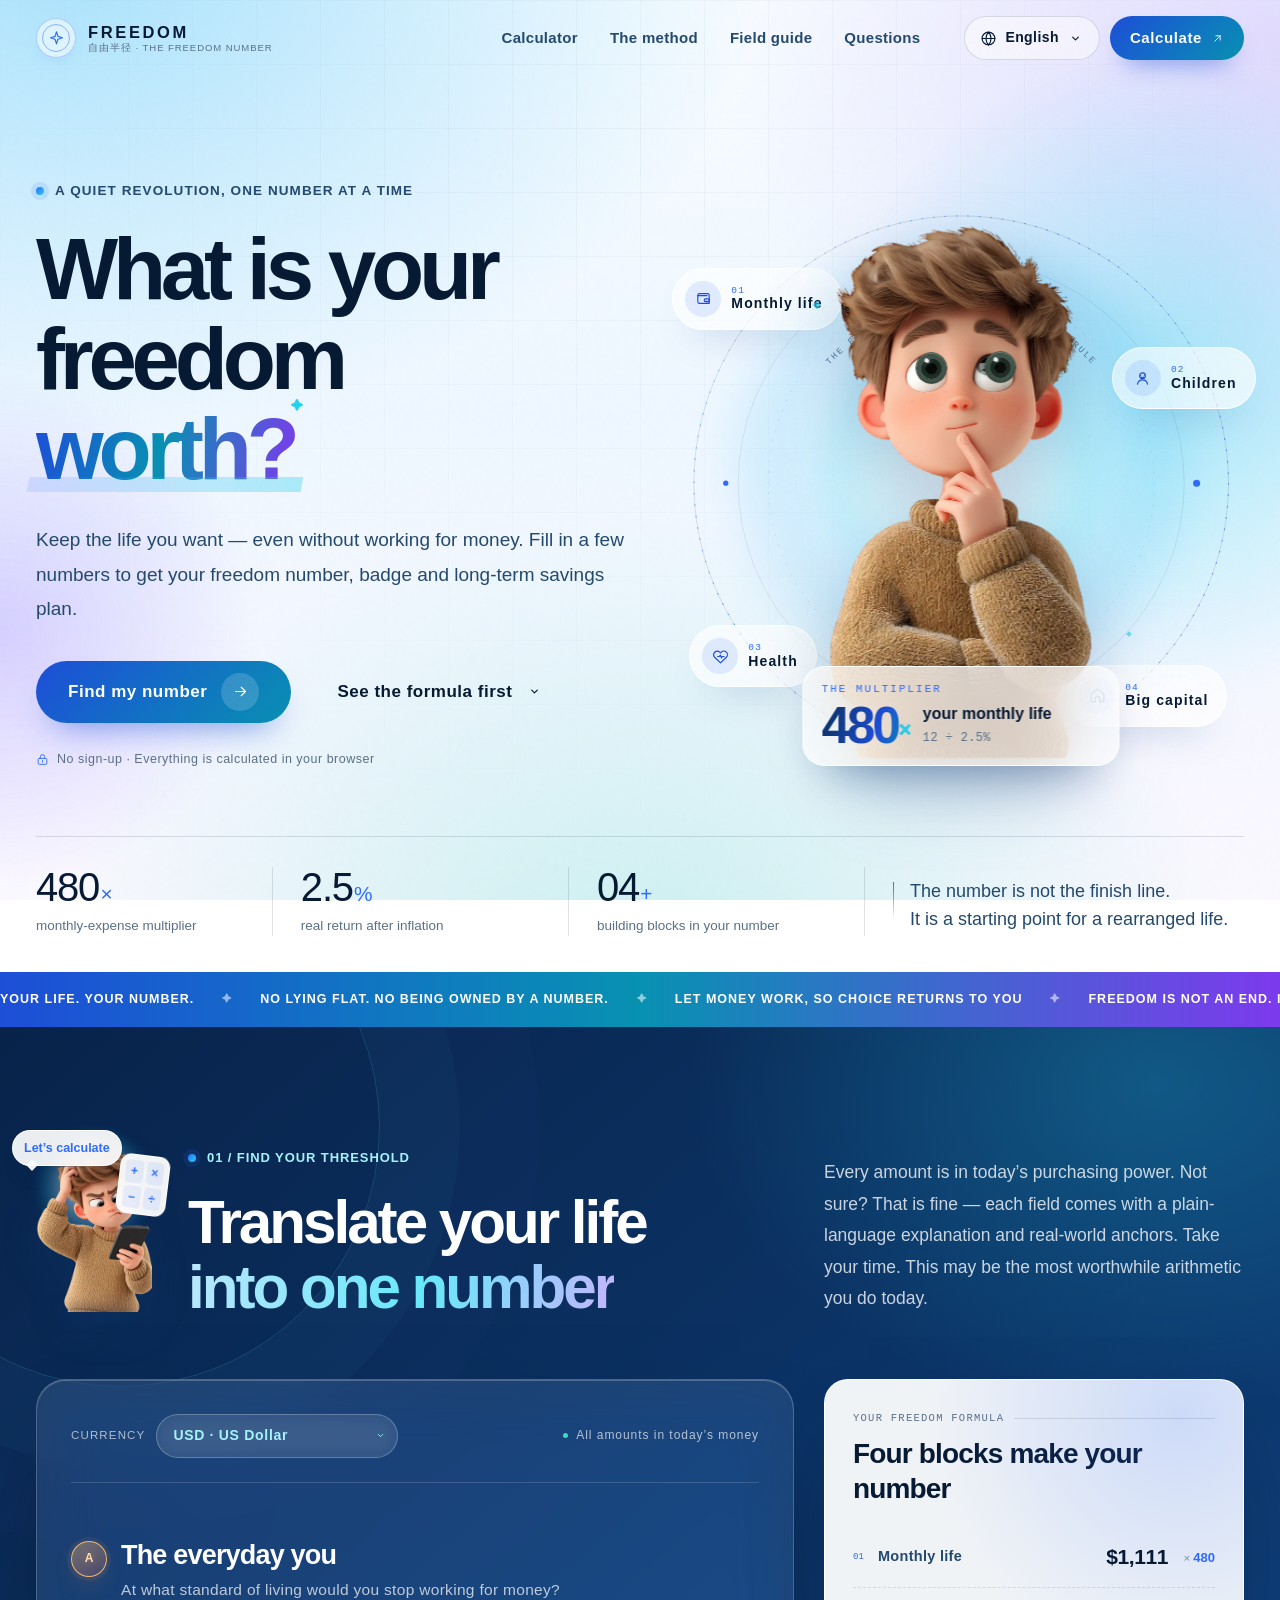
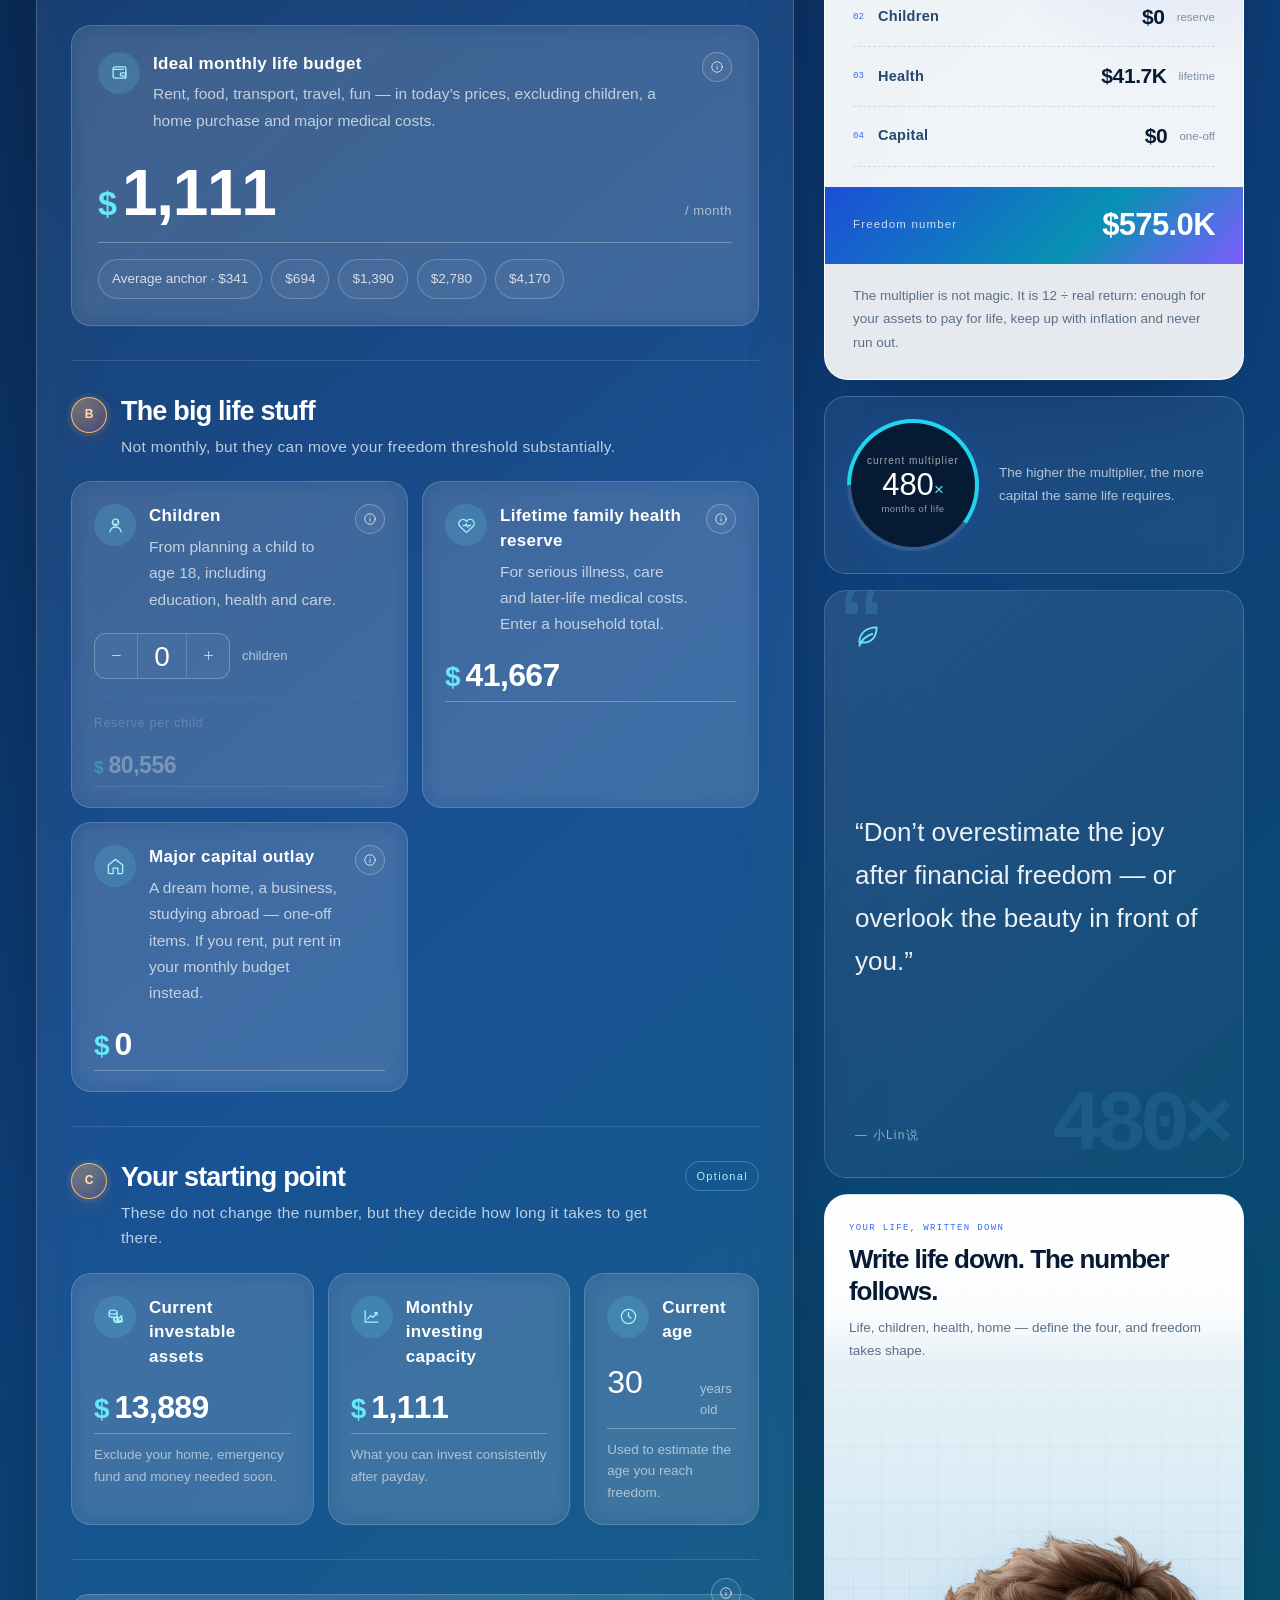
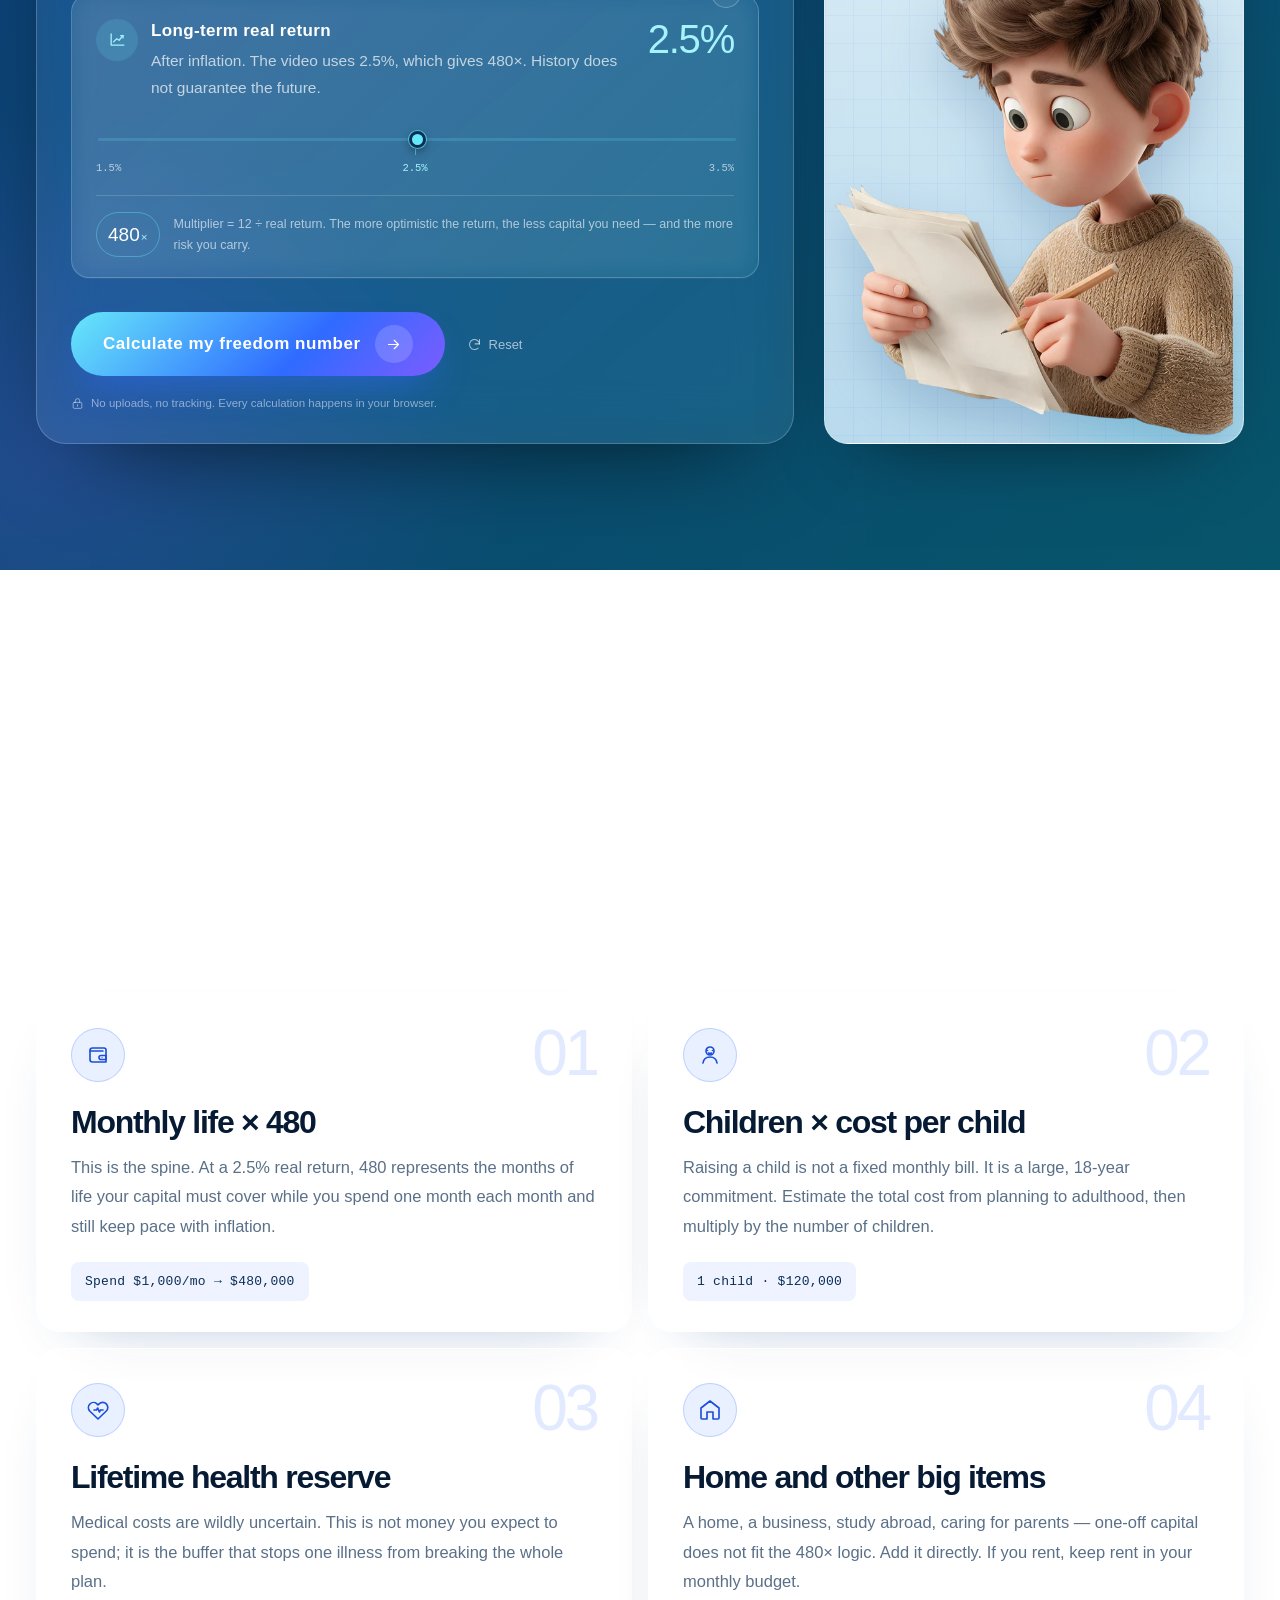
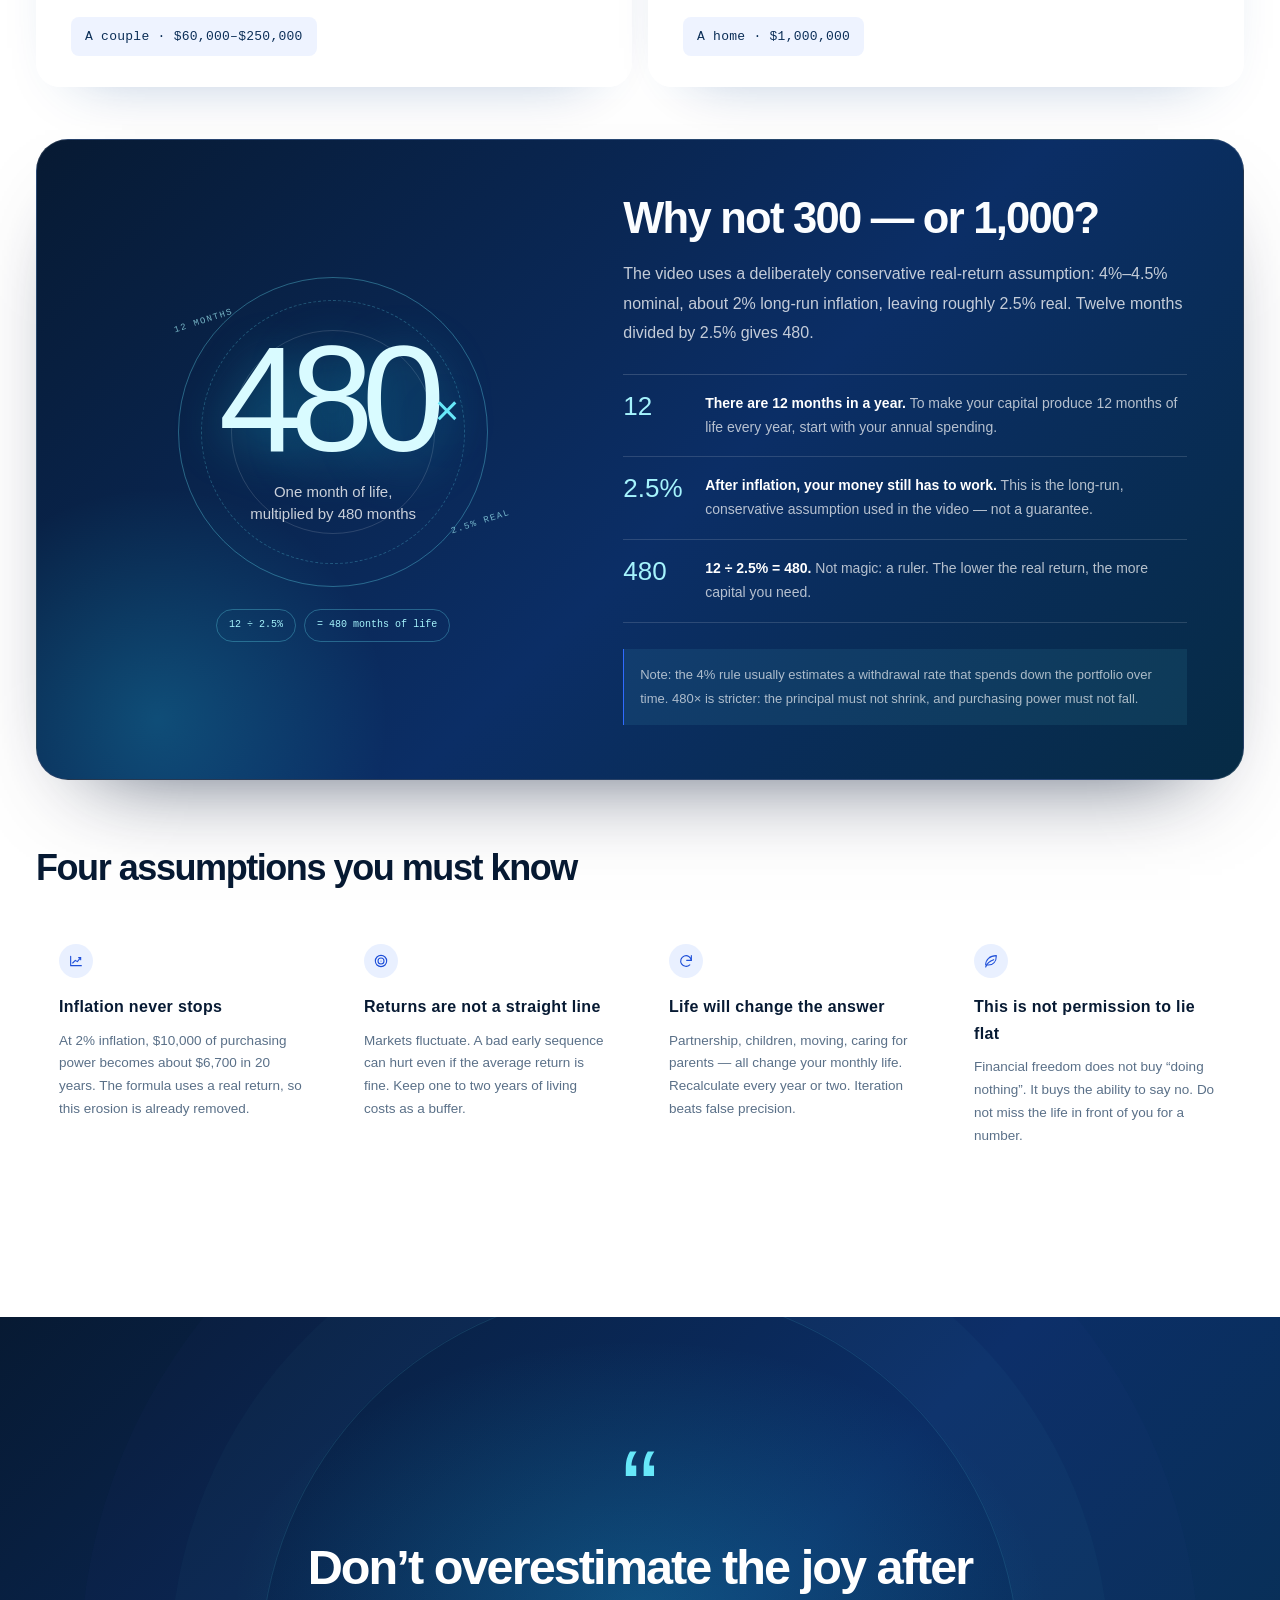
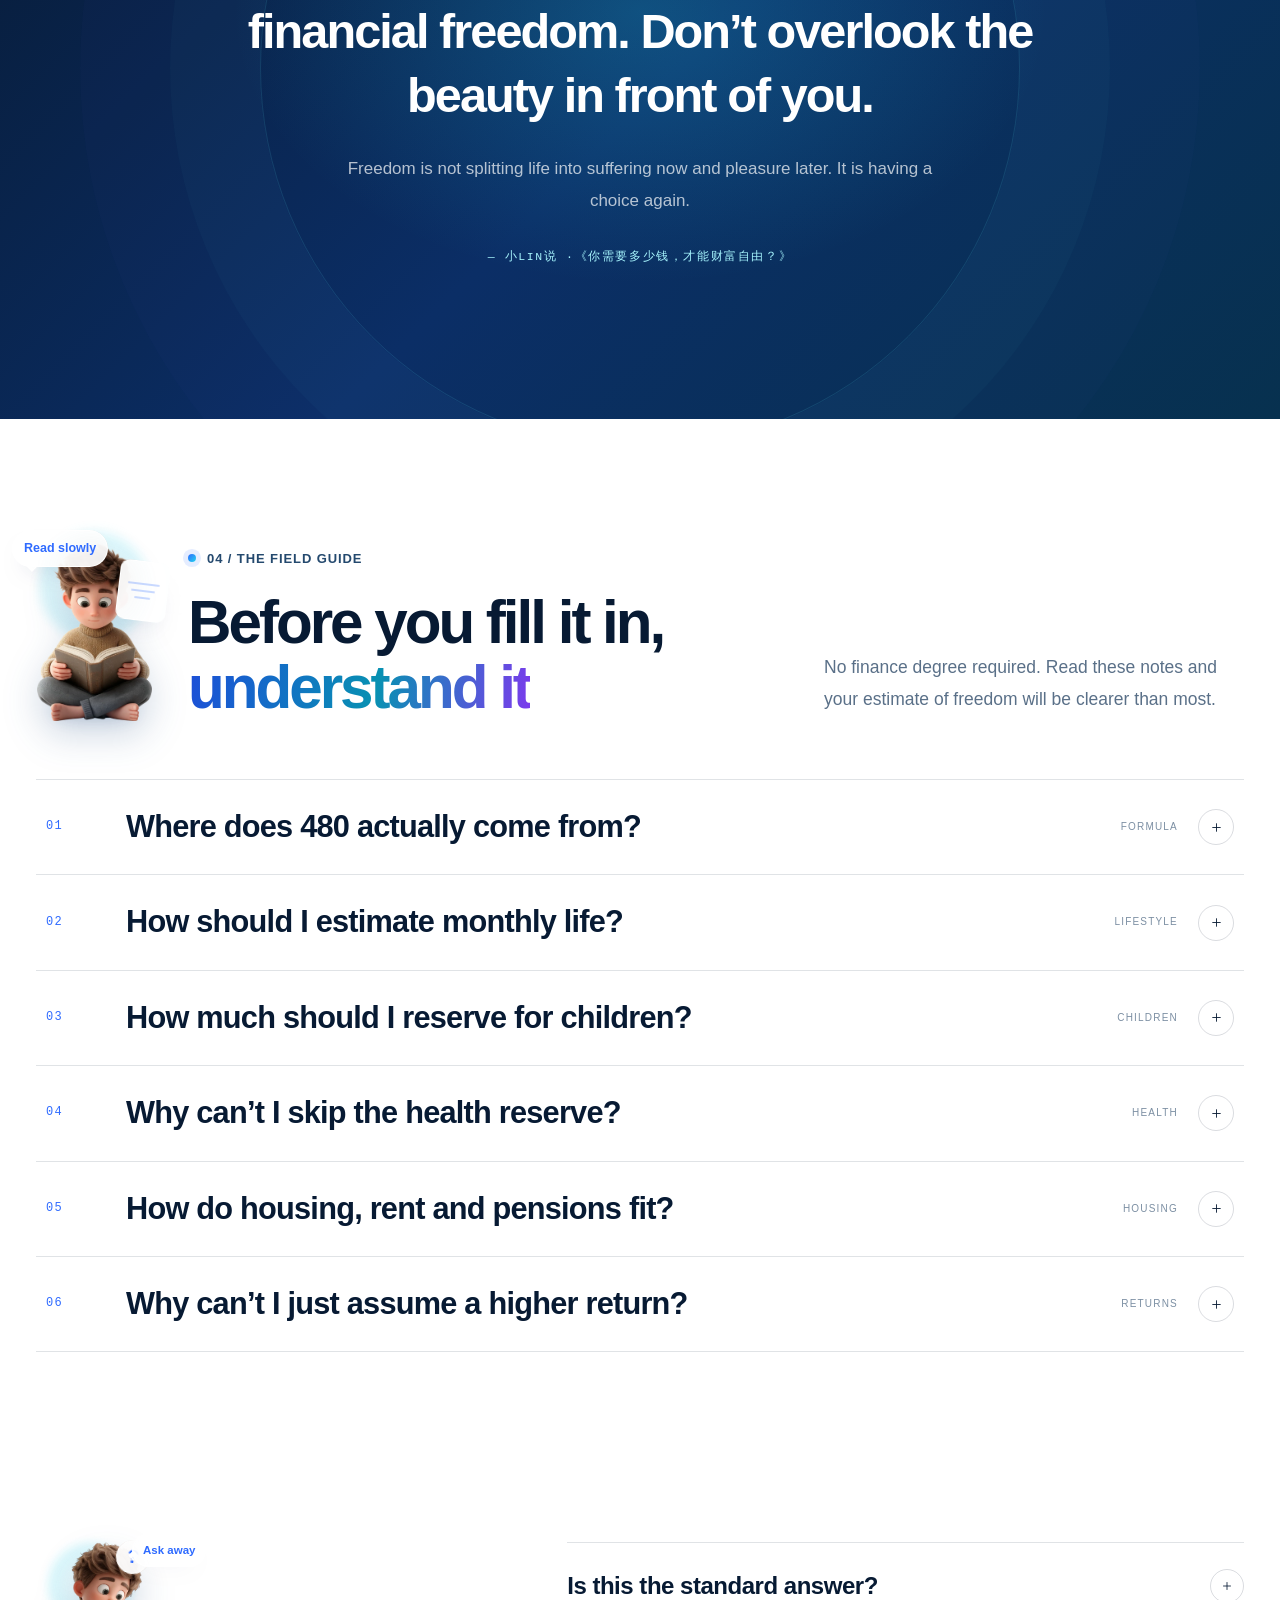
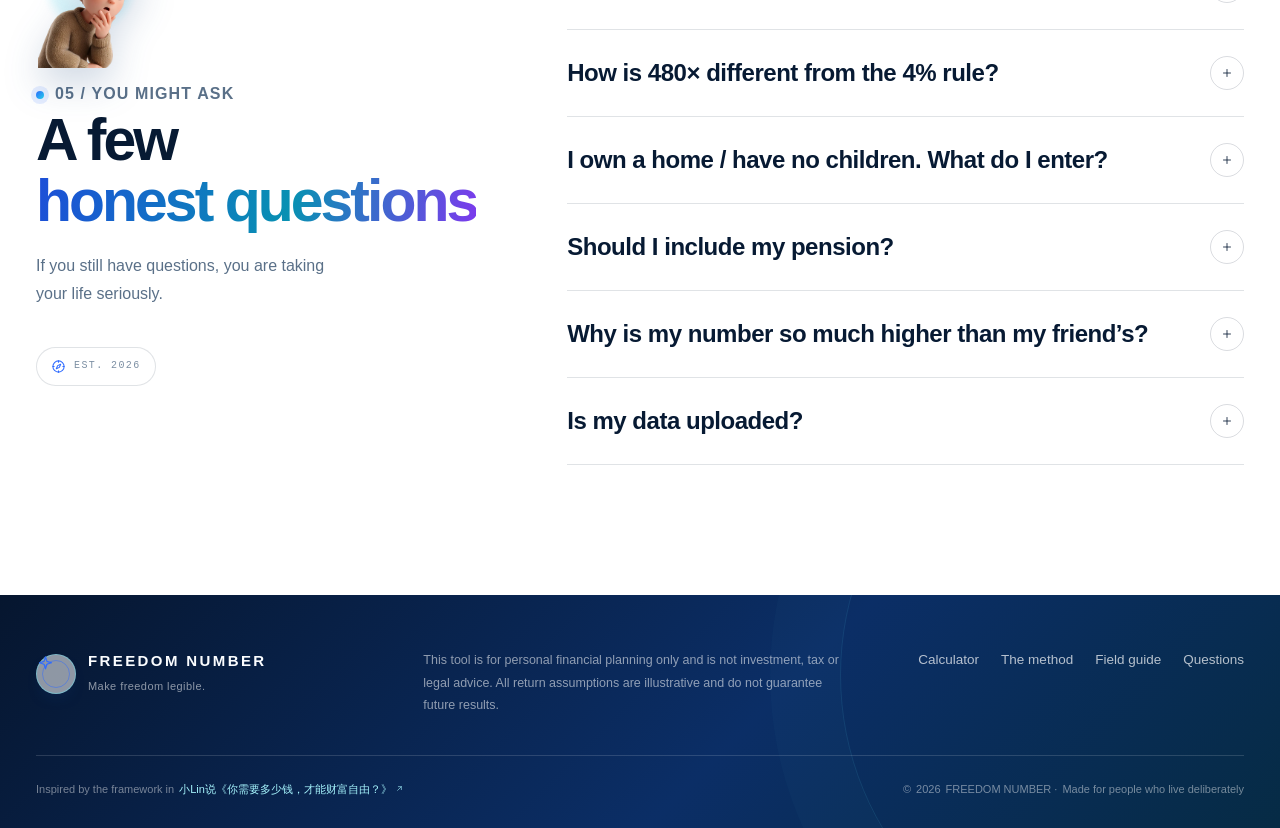
<file: src/index.html>
<!DOCTYPE html>
<html lang="zh-CN">
<head>
  <meta charset="UTF-8" />
  <meta name="viewport" content="width=device-width, initial-scale=1.0" />
  <meta name="theme-color" content="#2f6bff" />
  <title>你的自由值多少钱？· 财富自由计算器</title>
  <meta name="description" content="填几项数据，算出你的财富自由门槛、纪念徽章和长期储蓄计划。" />
  <meta property="og:title" content="你的自由值多少钱？" />
  <meta property="og:description" content="填几项数据，算出你的财富自由门槛、纪念徽章和长期储蓄计划。" />
  <meta property="og:type" content="website" />
  <link rel="icon" href="data:image/svg+xml,%3Csvg xmlns='http://www.w3.org/2000/svg' viewBox='0 0 64 64'%3E%3Crect width='64' height='64' rx='16' fill='%230c2e26'/%3E%3Ccircle cx='32' cy='32' r='18' fill='none' stroke='%23d7b56d' stroke-width='2'/%3E%3Cpath d='M32 16l4.2 11.8L48 32l-11.8 4.2L32 48l-4.2-11.8L16 32l11.8-4.2z' fill='%23d7b56d'/%3E%3C/svg%3E" />
  <link rel="stylesheet" href="../styles.css" />
</head>
<body>
  <div class="noise" aria-hidden="true"></div>
  <div class="cursor-glow" id="cursorGlow" aria-hidden="true"></div>
  <div class="scroll-progress" aria-hidden="true"><span id="scrollProgress"></span></div>

  <svg class="svg-sprite" aria-hidden="true" focusable="false" xmlns="http://www.w3.org/2000/svg">
    <symbol id="i-compass" viewBox="0 0 24 24"><circle cx="12" cy="12" r="9"/><path d="m15.5 8.5-2.1 4.9-4.9 2.1 2.1-4.9 4.9-2.1Z"/><path d="M12 3v2M12 19v2M3 12h2M19 12h2"/></symbol>
    <symbol id="i-arrow" viewBox="0 0 24 24"><path d="M5 12h14M13 6l6 6-6 6"/></symbol>
    <symbol id="i-arrow-up" viewBox="0 0 24 24"><path d="M7 17 17 7M9 7h8v8"/></symbol>
    <symbol id="i-globe" viewBox="0 0 24 24"><circle cx="12" cy="12" r="9"/><path d="M3 12h18M12 3c2.4 2.6 3.6 5.6 3.6 9s-1.2 6.4-3.6 9c-2.4-2.6-3.6-5.6-3.6-9S9.6 5.6 12 3Z"/></symbol>
    <symbol id="i-wallet" viewBox="0 0 24 24"><path d="M4 7.5A2.5 2.5 0 0 1 6.5 5H18a2 2 0 0 1 2 2v12H6.5A2.5 2.5 0 0 1 4 16.5v-9Z"/><path d="M4 8h13M15 12.5h5v4h-5a2 2 0 0 1 0-4Z"/><circle cx="16" cy="14.5" r=".6" fill="currentColor" stroke="none"/></symbol>
    <symbol id="i-baby" viewBox="0 0 24 24"><circle cx="12" cy="8" r="4"/><path d="M5 20c.6-4 3-6 7-6s6.4 2 7 6"/><path d="M9.5 7.5h.01M14.5 7.5h.01M10.5 10c1 .8 2 .8 3 0"/></symbol>
    <symbol id="i-heart" viewBox="0 0 24 24"><path d="M20.3 5.8a5.1 5.1 0 0 0-7.2 0L12 6.9l-1.1-1.1a5.1 5.1 0 0 0-7.2 7.2L12 21l8.3-8a5.1 5.1 0 0 0 0-7.2Z"/><path d="M8 12h2.5l1.2-2 1.7 4 1.1-2H17"/></symbol>
    <symbol id="i-home" viewBox="0 0 24 24"><path d="m3 10 9-7 9 7v10a1 1 0 0 1-1 1h-5v-7H9v7H4a1 1 0 0 1-1-1V10Z"/></symbol>
    <symbol id="i-chart" viewBox="0 0 24 24"><path d="M4 19V5M4 19h16"/><path d="m7 15 4-4 3 2 5-6"/><path d="M16 7h3v3"/></symbol>
    <symbol id="i-coins" viewBox="0 0 24 24"><ellipse cx="9" cy="6.5" rx="5" ry="2.5"/><path d="M4 6.5v4c0 1.4 2.2 2.5 5 2.5s5-1.1 5-2.5v-4"/><path d="M14 11.5v4c0 1.4 2.2 2.5 5 2.5s1 0 1 0"/><ellipse cx="19" cy="11.5" rx="1" ry=".4"/><path d="M10 13v4c0 1.4 2.2 2.5 5 2.5s5-1.1 5-2.5v-4"/><ellipse cx="15" cy="15.5" rx="5" ry="2.5"/><ellipse cx="15" cy="15.5" rx="1.4" ry=".6"/></symbol>
    <symbol id="i-shield" viewBox="0 0 24 24"><path d="M12 3 4.5 6v5.5c0 4.6 3.2 8.1 7.5 9.5 4.3-1.4 7.5-4.9 7.5-9.5V6L12 3Z"/><path d="m8.8 12 2.2 2.2 4.4-4.4"/></symbol>
    <symbol id="i-spark" viewBox="0 0 24 24"><path d="M12 2c.6 5.5 4.5 9.4 10 10-5.5.6-9.4 4.5-10 10-.6-5.5-4.5-9.4-10-10 5.5-.6 9.4-4.5 10-10Z"/></symbol>
    <symbol id="i-info" viewBox="0 0 24 24"><circle cx="12" cy="12" r="9"/><path d="M12 11v5M12 7.5v.01"/></symbol>
    <symbol id="i-plus" viewBox="0 0 24 24"><path d="M12 5v14M5 12h14"/></symbol>
    <symbol id="i-minus" viewBox="0 0 24 24"><path d="M5 12h14"/></symbol>
    <symbol id="i-close" viewBox="0 0 24 24"><path d="m6 6 12 12M18 6 6 18"/></symbol>
    <symbol id="i-download" viewBox="0 0 24 24"><path d="M12 3v12M7 10l5 5 5-5"/><path d="M4 19h16"/></symbol>
    <symbol id="i-share" viewBox="0 0 24 24"><circle cx="18" cy="5" r="2.5"/><circle cx="6" cy="12" r="2.5"/><circle cx="18" cy="19" r="2.5"/><path d="m8.3 10.8 7.4-4.3M8.3 13.2l7.4 4.3"/></symbol>
    <symbol id="i-copy" viewBox="0 0 24 24"><rect x="8" y="8" width="12" height="12" rx="2"/><path d="M16 8V6a2 2 0 0 0-2-2H6a2 2 0 0 0-2 2v8a2 2 0 0 0 2 2h2"/></symbol>
    <symbol id="i-check" viewBox="0 0 24 24"><path d="m5 12 4.5 4.5L19 7"/></symbol>
    <symbol id="i-menu" viewBox="0 0 24 24"><path d="M4 7h16M4 12h16M4 17h16"/></symbol>
    <symbol id="i-chevron" viewBox="0 0 24 24"><path d="m8 10 4 4 4-4"/></symbol>
    <symbol id="i-lock" viewBox="0 0 24 24"><rect x="4" y="10" width="16" height="11" rx="2"/><path d="M8 10V7a4 4 0 0 1 8 0v3M12 14v3"/></symbol>
    <symbol id="i-target" viewBox="0 0 24 24"><circle cx="12" cy="12" r="8.5"/><circle cx="12" cy="12" r="4.5"/><circle cx="12" cy="12" r=".8" fill="currentColor" stroke="none"/></symbol>
    <symbol id="i-clock" viewBox="0 0 24 24"><circle cx="12" cy="12" r="9"/><path d="M12 7v5l3.5 2"/></symbol>
    <symbol id="i-compass2" viewBox="0 0 24 24"><path d="M12 2.5 14 9l6.5 2-6.5 2-2 6.5L10 13 3.5 11 10 9l2-6.5Z"/></symbol>
    <symbol id="i-leaf" viewBox="0 0 24 24"><path d="M20 4c0 9-5 14-12 14H4c0-8 6-14 16-14Z"/><path d="M4 21c2-6 6-9 12-11"/></symbol>
    <symbol id="i-refresh" viewBox="0 0 24 24"><path d="M20 11a8 8 0 1 0-2.3 6.7"/><path d="M20 4v7h-7"/></symbol>
  </svg>

  <header class="site-header" id="siteHeader">
    <div class="header-inner">
      <a class="brand" href="#top" aria-label="Freedom Number home">
        <span class="brand-mark"><svg class="icon"><use href="#i-compass2"/></svg></span>
        <span class="brand-type">
          <strong>FREEDOM</strong>
          <span>自由半径 · THE FREEDOM NUMBER</span>
        </span>
      </a>

      <nav class="main-nav" id="mainNav" aria-label="Primary">
        <a href="#calculator" data-i18n="nav.calculator">计算器</a>
        <a href="#method" data-i18n="nav.method">公式</a>
        <a href="#guide" data-i18n="nav.guide">手册</a>
        <a href="#faq" data-i18n="nav.faq">问答</a>
      </nav>

      <div class="header-actions">
        <div class="lang-switch" id="langSwitch">
          <button class="lang-button" id="langButton" type="button" aria-haspopup="listbox" aria-expanded="false">
            <svg class="icon"><use href="#i-globe"/></svg>
            <span id="langCurrent">中文</span>
            <svg class="icon chevron"><use href="#i-chevron"/></svg>
          </button>
          <div class="lang-menu" id="langMenu" role="listbox" aria-label="Language">
            <button type="button" role="option" data-lang="zh" aria-selected="true"><span>中文</span><small>ZH</small></button>
            <button type="button" role="option" data-lang="en" aria-selected="false"><span>English</span><small>EN</small></button>
            <button type="button" role="option" data-lang="ko" aria-selected="false"><span>한국어</span><small>KO</small></button>
            <button type="button" role="option" data-lang="ja" aria-selected="false"><span>日本語</span><small>JA</small></button>
            <button type="button" role="option" data-lang="fr" aria-selected="false"><span>Français</span><small>FR</small></button>
            <button type="button" role="option" data-lang="ru" aria-selected="false"><span>Русский</span><small>RU</small></button>
          </div>
        </div>
        <a href="#calculator" class="header-cta">
          <span data-i18n="nav.cta">开始计算</span>
          <svg class="icon"><use href="#i-arrow-up"/></svg>
        </a>
        <button class="menu-toggle" id="menuToggle" type="button" aria-label="Menu" aria-expanded="false">
          <svg class="icon"><use href="#i-menu"/></svg>
        </button>
      </div>
    </div>
  </header>

  <main id="top">
    <section class="hero">
      <div class="hero-glow hero-glow--one" aria-hidden="true"></div>
      <div class="hero-glow hero-glow--two" aria-hidden="true"></div>
      <div class="hero-grid">
        <div class="hero-copy">
          <p class="eyebrow hero-eyebrow">
            <span class="eyebrow-dot"></span>
            <span data-i18n="hero.eyebrow">给认真生活的人，一把自由的尺</span>
          </p>
          <h1 class="hero-title" data-i18n-html="hero.title">你的自由<br><em>值多少钱？</em></h1>
          <p class="hero-lede" data-i18n="hero.lede">不工作，也能维持你想要的生活。填几项数据，马上算出你的自由门槛、专属徽章和长期储蓄计划。</p>
          <div class="hero-actions">
            <a href="#calculator" class="btn btn--primary btn--large magnetic">
              <span data-i18n="hero.ctaPrimary">算出我的数字</span>
              <span class="btn-icon"><svg class="icon"><use href="#i-arrow"/></svg></span>
            </a>
            <a href="#method" class="btn btn--ghost btn--large">
              <span data-i18n="hero.ctaSecondary">先看背后的公式</span>
              <svg class="icon"><use href="#i-chevron"/></svg>
            </a>
          </div>
          <p class="hero-note">
            <svg class="icon"><use href="#i-lock"/></svg>
            <span data-i18n="hero.note">无需登录 · 数据只在你的浏览器中计算</span>
          </p>
        </div>

        <div class="hero-visual" aria-hidden="true">
          <div class="orbit-stage">
            <div class="orbit-halo"></div>
            <svg class="orbit-svg" viewBox="0 0 640 640">
              <defs>
                <linearGradient id="goldLine" x1="0" y1="0" x2="1" y2="1">
                  <stop offset="0" stop-color="#8bd8ff"/>
                  <stop offset=".45" stop-color="#2f6bff"/>
                  <stop offset="1" stop-color="#7c5cff"/>
                </linearGradient>
                <radialGradient id="medalGlow" cx="50%" cy="40%" r="60%">
                  <stop offset="0" stop-color="#1a4fa0"/>
                  <stop offset="1" stop-color="#071a33"/>
                </radialGradient>
              </defs>
              <g class="orbit-ring orbit-ring--outer">
                <circle cx="320" cy="320" r="302" fill="none" stroke="rgba(7,26,51,.12)" stroke-width="1"/>
                <circle cx="320" cy="320" r="302" fill="none" stroke="url(#goldLine)" stroke-width="1" stroke-dasharray="1 12" stroke-linecap="round"/>
              </g>
              <g class="orbit-ring orbit-ring--mid">
                <circle cx="320" cy="320" r="252" fill="none" stroke="rgba(7,26,51,.1)" stroke-width="1"/>
                <path id="heroArc" d="M 120 320 A 200 200 0 0 1 520 320" fill="none"/>
                <text class="orbit-arc-text">
                  <textPath href="#heroArc" startOffset="50%" text-anchor="middle">THE FREEDOM NUMBER · YOUR LIFE, YOUR RULE</textPath>
                </text>
              </g>
              <g class="orbit-ring orbit-ring--ticks">
                <circle cx="320" cy="320" r="218" fill="none" stroke="rgba(47,107,255,.18)" stroke-width="1" stroke-dasharray="2 10"/>
              </g>
              <g class="orbit-dots">
                <circle cx="320" cy="54" r="5" fill="#2f6bff"/>
                <circle cx="586" cy="320" r="4" fill="#2f6bff"/>
                <circle cx="320" cy="586" r="4" fill="#2f6bff"/>
                <circle cx="54" cy="320" r="3" fill="#2f6bff"/>
              </g>
            </svg>

            <div class="orbit-character">
              <div class="orbit-character-art" aria-hidden="true">
                <span class="hero-eye hero-eye--l"></span>
                <span class="hero-eye hero-eye--r"></span>
              </div>
              <div class="orbit-character-info">
                <span class="orbit-character-kicker">THE MULTIPLIER</span>
                <div class="orbit-character-main">
                  <strong class="orbit-character-number">480<span>×</span></strong>
                  <div class="orbit-character-copy">
                    <b data-i18n="hero.orbitCaption">你每月的生活</b>
                    <span>12 ÷ 2.5%</span>
                  </div>
                </div>
              </div>
            </div>

            <div class="orbit-chip orbit-chip--a">
              <span class="chip-icon"><svg class="icon"><use href="#i-wallet"/></svg></span>
              <span><small>01</small><b data-i18n="hero.chipLife">月生活</b></span>
            </div>
            <div class="orbit-chip orbit-chip--b">
              <span class="chip-icon"><svg class="icon"><use href="#i-baby"/></svg></span>
              <span><small>02</small><b data-i18n="hero.chipKids">育儿</b></span>
            </div>
            <div class="orbit-chip orbit-chip--c">
              <span class="chip-icon"><svg class="icon"><use href="#i-heart"/></svg></span>
              <span><small>03</small><b data-i18n="hero.chipHealth">健康</b></span>
            </div>
            <div class="orbit-chip orbit-chip--d">
              <span class="chip-icon"><svg class="icon"><use href="#i-home"/></svg></span>
              <span><small>04</small><b data-i18n="hero.chipHome">大项</b></span>
            </div>
            <div class="orbit-spark orbit-spark--one"></div>
            <div class="orbit-spark orbit-spark--two"></div>
          </div>
        </div>
      </div>

      <div class="hero-stats">
        <div class="hero-stat">
          <strong>480<span>×</span></strong>
          <p data-i18n="hero.stat1">月开销乘数</p>
        </div>
        <div class="hero-stat">
          <strong>2.5<span>%</span></strong>
          <p data-i18n="hero.stat2">扣除通胀后的真实回报</p>
        </div>
        <div class="hero-stat">
          <strong>04<span>+</span></strong>
          <p data-i18n="hero.stat3">构成你自由数字的板块</p>
        </div>
        <div class="hero-stat hero-stat--note">
          <span class="stat-line"></span>
          <p data-i18n-html="hero.statNote">数字不是终点，<br>是重新安排生活的起点。</p>
        </div>
      </div>
    </section>

    <div class="ticker" aria-hidden="true">
      <div class="ticker-track">
        <div class="ticker-group">
          <span data-i18n="ticker.1">你的生活，你的数字</span><i>✦</i>
          <span data-i18n="ticker.2">不躺平，也不被数字绑架</span><i>✦</i>
          <span data-i18n="ticker.3">让钱替你工作，让选择回到你手里</span><i>✦</i>
          <span data-i18n="ticker.4">自由不是终点，是余量</span><i>✦</i>
        </div>
        <div class="ticker-group">
          <span data-i18n="ticker.1">你的生活，你的数字</span><i>✦</i>
          <span data-i18n="ticker.2">不躺平，也不被数字绑架</span><i>✦</i>
          <span data-i18n="ticker.3">让钱替你工作，让选择回到你手里</span><i>✦</i>
          <span data-i18n="ticker.4">自由不是终点，是余量</span><i>✦</i>
        </div>
      </div>
    </div>

    <section class="section calc-section" id="calculator">
      <div class="section-head section-head--light section-head--mascot">
        <div class="section-mascot mascot--calc" aria-hidden="true">
          <span class="mascot-bubble" data-i18n="mascot.calc">先算一算</span>
          <span class="mascot-prop mascot-prop--calc"><i>+</i><i>×</i><i>−</i><i>÷</i></span>
          <div class="mascot-art"></div>
        </div>
        <div>
          <p class="eyebrow"><span class="eyebrow-dot"></span><span data-i18n="calc.eyebrow">01 / 计算你的临界值</span></p>
          <h2 data-i18n-html="calc.title">把你的生活，<br><em>翻译成一个数字</em></h2>
        </div>
        <p class="section-lede" data-i18n="calc.lede">所有金额均按今天的购买力计算。不确定也没关系——每一项都配了通俗解释和真实参考值。慢慢填，这可能是你今天最值得做的一次算术。</p>
      </div>

      <div class="calc-shell">
        <form class="calc-form" id="calcForm" novalidate>
          <div class="calc-toolbar">
            <div class="currency-control">
              <label for="currencySelect" data-i18n="calc.currency">货币</label>
              <div class="select-shell">
                <select id="currencySelect" aria-label="Currency"></select>
                <svg class="icon"><use href="#i-chevron"/></svg>
              </div>
            </div>
            <p class="today-flag"><span class="pulse-dot"></span><span data-i18n="calc.today">所有金额按今天购买力</span></p>
          </div>

          <div class="form-group">
            <div class="form-group-head">
              <span class="group-index">A</span>
              <div><h3 data-i18n="calc.groupLife">日常的你</h3><p data-i18n="calc.groupLifeDesc">你想以怎样的生活水平，不再为钱工作？</p></div>
            </div>

            <div class="field field--feature">
              <div class="field-head">
                <span class="field-icon"><svg class="icon"><use href="#i-wallet"/></svg></span>
                <div class="field-label">
                  <label for="monthlyInput" data-i18n="calc.monthly">理想月开销</label>
                  <p data-i18n="calc.monthlyHelp">房租、餐饮、交通、旅行、娱乐……按今天的物价，不含育儿、买房和重大医疗。</p>
                </div>
                <button class="info-button" type="button" data-tip="monthly" aria-label="More info"><svg class="icon"><use href="#i-info"/></svg></button>
              </div>
              <div class="money-field money-field--xl">
                <span class="currency-symbol" data-currency-symbol>¥</span>
                <input id="monthlyInput" class="money-input" type="text" inputmode="decimal" autocomplete="off" value="8,000" aria-describedby="monthlyHelp" placeholder="8,000" />
                <span class="money-suffix" data-i18n="calc.perMonth">/ 月</span>
              </div>
              <div class="quick-chips" id="monthlyChips"></div>
              <div class="field-tip" id="tip-monthly" hidden></div>
            </div>
          </div>

          <div class="form-group">
            <div class="form-group-head">
              <span class="group-index">B</span>
              <div><h3 data-i18n="calc.groupBig">人生的吞金兽</h3><p data-i18n="calc.groupBigDesc">这些不是每个月都发生，却会显著改变你的自由门槛。</p></div>
            </div>

            <div class="field-grid">
              <div class="field">
                <div class="field-head">
                  <span class="field-icon"><svg class="icon"><use href="#i-baby"/></svg></span>
                  <div class="field-label">
                    <label data-i18n="calc.kids">孩子数量</label>
                    <p data-i18n="calc.kidsHelp">从备孕到 18 岁，教育、医疗、照护都算在内。</p>
                  </div>
                  <button class="info-button" type="button" data-tip="kids" aria-label="More info"><svg class="icon"><use href="#i-info"/></svg></button>
                </div>
                <div class="kids-control">
                  <div class="stepper" role="group" aria-label="Children">
                    <button type="button" id="kidsMinus" aria-label="Decrease"><svg class="icon"><use href="#i-minus"/></svg></button>
                    <span id="kidsValue">0</span>
                    <button type="button" id="kidsPlus" aria-label="Increase"><svg class="icon"><use href="#i-plus"/></svg></button>
                  </div>
                  <span class="kids-unit" data-i18n="calc.kidsUnit">个孩子</span>
                </div>
                <div class="per-child" id="perChildWrap">
                  <label for="perChildInput" data-i18n="calc.perChild">每个孩子预留</label>
                  <div class="money-field money-field--sm">
                    <span class="currency-symbol" data-currency-symbol>¥</span>
                    <input id="perChildInput" class="money-input" type="text" inputmode="decimal" autocomplete="off" value="580,000" placeholder="580,000" />
                  </div>
                </div>
                <div class="field-tip" id="tip-kids" hidden></div>
              </div>

              <div class="field">
                <div class="field-head">
                  <span class="field-icon"><svg class="icon"><use href="#i-heart"/></svg></span>
                  <div class="field-label">
                    <label for="healthInput" data-i18n="calc.health">家庭终身健康储备</label>
                    <p data-i18n="calc.healthHelp">应对大病、护理与高龄医疗。可按家庭合计填写。</p>
                  </div>
                  <button class="info-button" type="button" data-tip="health" aria-label="More info"><svg class="icon"><use href="#i-info"/></svg></button>
                </div>
                <div class="money-field">
                  <span class="currency-symbol" data-currency-symbol>¥</span>
                  <input id="healthInput" class="money-input" type="text" inputmode="decimal" autocomplete="off" value="300,000" placeholder="300,000" />
                </div>
                <div class="field-tip" id="tip-health" hidden></div>
              </div>

              <div class="field">
                <div class="field-head">
                  <span class="field-icon"><svg class="icon"><use href="#i-home"/></svg></span>
                  <div class="field-label">
                    <label for="homeInput" data-i18n="calc.home">重大资本开支</label>
                    <p data-i18n="calc.homeHelp">理想住房、创业金、留学等一次性大项。租房请把租金计入月开销。</p>
                  </div>
                  <button class="info-button" type="button" data-tip="home" aria-label="More info"><svg class="icon"><use href="#i-info"/></svg></button>
                </div>
                <div class="money-field">
                  <span class="currency-symbol" data-currency-symbol>¥</span>
                  <input id="homeInput" class="money-input" type="text" inputmode="decimal" autocomplete="off" value="0" placeholder="2,000,000" />
                </div>
                <div class="field-tip" id="tip-home" hidden></div>
              </div>
            </div>
          </div>

          <div class="form-group">
            <div class="form-group-head">
              <span class="group-index">C</span>
              <div><h3 data-i18n="calc.groupStart">你的起点</h3><p data-i18n="calc.groupStartDesc">这些数据不改变自由数字，但决定你多久能抵达。</p></div>
              <span class="optional-tag" data-i18n="calc.optional">可选</span>
            </div>
            <div class="field-grid field-grid--three">
              <div class="field">
                <div class="field-head">
                  <span class="field-icon"><svg class="icon"><use href="#i-coins"/></svg></span>
                  <div class="field-label">
                    <label for="assetsInput" data-i18n="calc.assets">当前可投资资产</label>
                  </div>
                </div>
                <div class="money-field">
                  <span class="currency-symbol" data-currency-symbol>¥</span>
                  <input id="assetsInput" class="money-input" type="text" inputmode="decimal" autocomplete="off" value="100,000" placeholder="100,000" />
                </div>
                <p class="micro-help" data-i18n="calc.assetsHelp">不含自住房、应急金和近期要用的钱。</p>
              </div>

              <div class="field">
                <div class="field-head">
                  <span class="field-icon"><svg class="icon"><use href="#i-chart"/></svg></span>
                  <div class="field-label">
                    <label for="savingsInput" data-i18n="calc.savings">每月可投资金额</label>
                  </div>
                </div>
                <div class="money-field">
                  <span class="currency-symbol" data-currency-symbol>¥</span>
                  <input id="savingsInput" class="money-input" type="text" inputmode="decimal" autocomplete="off" value="8,000" placeholder="3,000" />
                </div>
                <p class="micro-help" data-i18n="calc.savingsHelp">发薪日后能稳定投入的金额。</p>
              </div>

              <div class="field">
                <div class="field-head">
                  <span class="field-icon"><svg class="icon"><use href="#i-clock"/></svg></span>
                  <div class="field-label">
                    <label for="ageInput" data-i18n="calc.age">当前年龄</label>
                  </div>
                </div>
                <div class="age-field">
                  <input id="ageInput" type="number" min="18" max="80" value="30" placeholder="30" />
                  <span data-i18n="calc.ageUnit">岁</span>
                </div>
                <p class="micro-help" data-i18n="calc.ageHelp">用于估算你抵达自由的年龄。</p>
              </div>
            </div>
          </div>

          <div class="form-group form-group--return">
            <div class="return-card">
              <div class="return-head">
                <div>
                  <span class="field-icon"><svg class="icon"><use href="#i-chart"/></svg></span>
                  <div class="field-label">
                    <label for="returnRange" data-i18n="calc.return">长期实际回报率</label>
                    <p data-i18n="calc.returnHelp">已扣除通胀。视频采用 2.5%，对应 480 倍；历史表现不代表未来。</p>
                  </div>
                </div>
                <output class="return-output" id="returnValue">2.5%</output>
              </div>
              <div class="range-wrap">
                <input id="returnRange" type="range" min="1.5" max="3.5" step="0.1" value="2.5" />
                <div class="range-labels"><span>1.5%</span><span class="range-center">2.5%</span><span>3.5%</span></div>
              </div>
              <div class="return-foot">
                <span class="multiplier-pill"><b id="multiplierInline">480</b>×</span>
                <span data-i18n="calc.multiplierNote">乘数 = 12 ÷ 实际回报率。回报假设越乐观，所需本金越少，但风险也越高。</span>
              </div>
            </div>
            <button class="info-button info-button--light" type="button" data-tip="return" aria-label="More info"><svg class="icon"><use href="#i-info"/></svg></button>
            <div class="field-tip field-tip--dark" id="tip-return" hidden></div>
          </div>

          <div class="form-actions">
            <button type="submit" class="btn btn--gold btn--large btn--submit magnetic" id="calculateBtn">
              <span data-i18n="calc.submit">算出我的自由数字</span>
              <span class="btn-icon"><svg class="icon"><use href="#i-arrow"/></svg></span>
            </button>
            <button type="button" class="reset-button" id="resetBtn">
              <svg class="icon"><use href="#i-refresh"/></svg>
              <span data-i18n="calc.reset">重置</span>
            </button>
          </div>
          <p class="privacy-note privacy-note--form">
            <svg class="icon"><use href="#i-lock"/></svg>
            <span data-i18n="calc.privacy">不上传、不追踪。所有计算都发生在你的浏览器里。</span>
          </p>
        </form>

        <aside class="calc-aside">
          <div class="formula-card">
            <p class="aside-kicker"><span data-i18n="calc.asideKicker">你的自由公式</span><span class="line"></span></p>
            <h3 data-i18n="calc.asideTitle">四个板块，拼出你的数字</h3>
            <div class="formula-list">
              <div class="formula-row">
                <span><i>01</i><b data-i18n="calc.asideEqMonthly">月生活</b></span>
                <strong id="eqMonthly">¥8,000</strong>
                <em>× <b id="asideMultiplier">480</b></em>
              </div>
              <div class="formula-row">
                <span><i>02</i><b data-i18n="calc.asideEqKids">育儿</b></span>
                <strong id="eqKids">¥0</strong>
                <em data-i18n="calc.asideEqKidsNote">预留</em>
              </div>
              <div class="formula-row">
                <span><i>03</i><b data-i18n="calc.asideEqHealth">健康</b></span>
                <strong id="eqHealth">¥300,000</strong>
                <em data-i18n="calc.asideEqHealthNote">终身</em>
              </div>
              <div class="formula-row">
                <span><i>04</i><b data-i18n="calc.asideEqHome">大项</b></span>
                <strong id="eqHome">¥0</strong>
                <em data-i18n="calc.asideEqHomeNote">一次性</em>
              </div>
            </div>
            <div class="formula-total">
              <span data-i18n="calc.asideTotal">自由数字</span>
              <strong id="eqTotal">¥4,140,000</strong>
            </div>
            <p class="formula-note" data-i18n="calc.asideNote">480 不是魔法，是 12 ÷ 2.5%：让资产在支付生活费之后，仍能跟上通胀、不被花完。</p>
          </div>

          <div class="gauge-card">
            <div class="gauge" id="multiplierGauge">
              <div class="gauge-inner">
                <small data-i18n="calc.gaugeLabel">当前乘数</small>
                <strong id="gaugeMultiplier">480<span>×</span></strong>
                <span data-i18n="calc.gaugeUnit">个月生活费</span>
              </div>
            </div>
            <p data-i18n="calc.gaugeNote">乘数越高，意味着你需要为同一种生活准备更多本金。</p>
          </div>

          <div class="aside-quote">
            <svg class="icon"><use href="#i-leaf"/></svg>
            <p data-i18n="calc.asideQuote">“别高估财富自由之后的快乐，也别忽略眼前的美好。”</p>
            <span>— 小Lin说</span>
          </div>

          <div class="calc-scene">
            <div class="calc-scene-copy">
              <span class="calc-scene-kicker" data-i18n="calc.sceneKicker">YOUR LIFE, WRITTEN DOWN</span>
              <h3 data-i18n="calc.sceneTitle">把生活写下来，数字才会出现。</h3>
              <p data-i18n="calc.sceneBody">生活、孩子、健康、房子——四项写清楚，自由才有轮廓。</p>
            </div>
            <div class="calc-scene-art" aria-hidden="true"></div>
          </div>
        </aside>
      </div>
    </section>

    <section class="section result-section" id="result" hidden>
      <div class="result-head">
        <div class="result-heading">
          <p class="eyebrow"><span class="eyebrow-mascot" aria-hidden="true"><span class="mascot-art"></span></span><span class="eyebrow-dot"></span><span data-i18n="result.eyebrow">02 / 你的自由数字</span></p>
          <h2 data-i18n="result.title">你的自由，有名字了。</h2>
          <p class="section-lede" data-i18n="result.lede">这是按你选择的生活方式，在不动用本金、购买力不缩水的前提下，需要积累的资产总额。</p>
          <div class="result-amount-wrap">
            <span class="result-amount" id="resultAmount">¥414万</span>
            <span class="result-amount-full" id="resultAmountFull">¥4,140,000</span>
          </div>
          <p class="result-meta" id="resultMeta">以今天的购买力计 · 2.5% 实际回报 · 480× 法则</p>
          <div class="result-actions">
            <button class="btn btn--primary" id="planBtn" type="button">
              <span data-i18n="result.ctaPlan">生成长期储蓄计划</span>
              <span class="btn-icon"><svg class="icon"><use href="#i-chart"/></svg></span>
            </button>
            <button class="btn btn--outline" id="shareBtn" type="button">
              <svg class="icon"><use href="#i-share"/></svg>
              <span data-i18n="result.ctaShare">制作分享卡</span>
            </button>
          </div>
          <button class="text-button" id="recalcBtn" type="button">
            <svg class="icon"><use href="#i-refresh"/></svg>
            <span data-i18n="result.recalc">调整条件，重新计算</span>
          </button>
        </div>

        <div class="badge-stage" id="badgeStage">
          <div class="badge-glow"></div>
          <div class="badge-mount" id="resultBadgeMount"></div>
          <p class="badge-caption" id="resultBadgeCaption">你的「山海自由」纪念徽章</p>
          <p class="badge-subcaption" data-i18n="badge.tapHint">移动鼠标，看看徽章的光</p>
        </div>
      </div>

      <div class="metrics-grid">
        <div class="metric-card">
          <span class="metric-icon"><svg class="icon"><use href="#i-target"/></svg></span>
          <p data-i18n="result.progress">当前进度</p>
          <strong id="resultProgress">2.4%</strong>
          <div class="progress-track"><span id="resultProgressBar"></span></div>
          <small data-i18n="result.progressNote">当前资产 ÷ 自由数字</small>
        </div>
        <div class="metric-card">
          <span class="metric-icon"><svg class="icon"><use href="#i-coins"/></svg></span>
          <p data-i18n="result.passive">本金覆盖的月生活费</p>
          <strong id="resultPassive">¥8,000</strong>
          <small data-i18n="result.passiveNote">不含育儿、医疗与大项支出</small>
        </div>
        <div class="metric-card">
          <span class="metric-icon"><svg class="icon"><use href="#i-clock"/></svg></span>
          <p data-i18n="result.reach">预计抵达</p>
          <strong id="resultReach">2052 · 56岁</strong>
          <small id="resultReachNote" data-i18n="result.reachNote">按当前储蓄与回报假设</small>
        </div>
        <div class="metric-card">
          <span class="metric-icon"><svg class="icon"><use href="#i-arrow-up"/></svg></span>
          <p data-i18n="result.gap">尚需积累</p>
          <strong id="resultGap">¥4,040,000</strong>
          <small data-i18n="result.gapNote">从今天开始，让复利接力</small>
        </div>
      </div>

      <div class="breakdown-card">
        <div class="breakdown-head">
          <div>
            <p class="card-kicker" data-i18n="result.breakdownKicker">THE ANATOMY</p>
            <h3 data-i18n="result.breakdown">这个数字由什么组成</h3>
          </div>
          <span class="breakdown-total" id="breakdownTotal">¥4,140,000</span>
        </div>
        <div class="breakdown-bar" id="resultBreakdownBar"></div>
        <div class="breakdown-legend" id="resultLegend"></div>
      </div>

      <div class="insight-strip">
        <span class="insight-icon"><svg class="icon"><use href="#i-spark"/></svg></span>
        <p id="resultInsight">每月少花 ¥1,000，自由门槛就降低 ¥480,000。反过来，每月多花 ¥1,000，自由就贵了 ¥480,000。</p>
        <span class="insight-mark">480×</span>
      </div>
    </section>

    <section class="section method-section" id="method">
      <div class="section-head section-head--mascot section-head--formula">
        <div class="section-mascot mascot--method" aria-hidden="true">
          <span class="mascot-bubble" data-i18n="mascot.method">拆开看看</span>
          <span class="mascot-prop mascot-prop--method">480<span>×</span></span>
          <div class="mascot-art"></div>
        </div>
        <div>
          <p class="eyebrow"><span class="eyebrow-dot"></span><span data-i18n="method.eyebrow">03 / 公式拆解</span></p>
          <h2 data-i18n-html="method.title">自由不是拍脑袋，<br><em>它有四个变量</em></h2>
        </div>
        <p class="section-lede" data-i18n="method.lede">这个公式不承诺你一定会富有，它只是把“我需要多少钱”从焦虑，变成一个可以拆解、可以行动的问题。</p>
      </div>

      <div class="method-cards" id="methodCards"></div>

      <div class="deep-dive">
        <div class="deep-visual">
          <div class="deep-orbit">
            <span class="deep-orbit-label deep-orbit-label--a">12 MONTHS</span>
            <span class="deep-orbit-label deep-orbit-label--b">2.5% REAL</span>
            <div class="deep-number">480<small>×</small></div>
            <span class="deep-caption" data-i18n-html="method.deepCaption">每个月的生活，<br>乘以 480 个月</span>
          </div>
          <div class="deep-chips">
            <span>12 ÷ 2.5%</span>
            <span data-i18n="method.deepChip">≈ 40 年购买力</span>
          </div>
        </div>
        <div class="deep-copy">
          <p class="card-kicker" data-i18n="method.deepKicker">WHY 480?</p>
          <h3 data-i18n="method.deepTitle">为什么不是 300，也不是 1000？</h3>
          <p data-i18n="method.deepLede">视频采用了一个偏保守的真实回报假设：名义回报 4%–4.5%，长期通胀约 2%，扣掉之后实际回报约 2.5%。用 12 个月除以 2.5%，得到 480。</p>
          <div class="deep-points" id="deepPoints"></div>
          <p class="deep-note" data-i18n="method.deepNote">注意：4% 法则常被用来估算“花掉本金”的退休提取率；这里的 480× 更严格——它要求本金不缩水，购买力也永远不下降。</p>
        </div>
      </div>

      <div class="assumptions">
        <div class="assumptions-head">
          <p class="card-kicker" data-i18n="method.assumptionsKicker">THE FINE PRINT</p>
          <h3 data-i18n="method.assumptionsTitle">四个必须知道的假设</h3>
        </div>
        <div class="assumptions-grid" id="assumptionsGrid"></div>
      </div>
    </section>

    <section class="quote-section">
      <div class="quote-rings" aria-hidden="true"></div>
      <span class="quote-mark">“</span>
      <blockquote data-i18n="quote.text">别高估财富自由之后的快乐，也别忽略眼前的美好。</blockquote>
      <p data-i18n="quote.by">财富自由不是把人生劈成“受苦”和“享乐”两半，而是让你重新拥有选择。</p>
      <span class="quote-source">— 小Lin说 ·《你需要多少钱，才能财富自由？》</span>
    </section>

    <section class="section guide-section" id="guide">
      <div class="section-head section-head--mascot">
        <div class="section-mascot mascot--guide" aria-hidden="true">
          <span class="mascot-bubble" data-i18n="mascot.guide">慢慢读</span>
          <span class="mascot-prop mascot-prop--guide"><i></i><i></i><i></i></span>
          <div class="mascot-art"></div>
        </div>
        <div>
          <p class="eyebrow"><span class="eyebrow-dot"></span><span data-i18n="guide.eyebrow">04 / 计算手册</span></p>
          <h2 data-i18n-html="guide.title">填每一项之前，<br><em>先理解它</em></h2>
        </div>
        <p class="section-lede" data-i18n="guide.lede">不需要金融学位。把这些说明读完，你对“自由”的估算会比大多数人都清醒。</p>
      </div>
      <div class="guide-list" id="guideList"></div>
    </section>

    <section class="section faq-section" id="faq">
      <div class="faq-layout">
        <div class="faq-head">
          <div class="faq-mascot" aria-hidden="true">
            <span class="mascot-bubble" data-i18n="mascot.faq">问清楚</span>
            <span class="mascot-prop mascot-prop--faq">?</span>
            <div class="mascot-art"></div>
          </div>
          <p class="eyebrow"><span class="eyebrow-dot"></span><span data-i18n="faq.eyebrow">05 / 你可能会问</span></p>
          <h2 data-i18n-html="faq.title">几个<br><em>真诚的问题</em></h2>
          <p data-i18n="faq.lede">如果还有疑问，说明你正在认真对待自己的生活。</p>
          <div class="faq-stamp">
            <svg class="icon"><use href="#i-compass"/></svg>
            <span>EST. 2026</span>
          </div>
        </div>
        <div class="faq-list" id="faqList"></div>
      </div>
    </section>
  </main>

  <footer class="site-footer">
    <div class="footer-top">
      <div class="footer-brand">
        <span class="brand-mark"><svg class="icon"><use href="#i-compass2"/></svg></span>
        <div><strong>FREEDOM NUMBER</strong><span data-i18n="footer.tagline">把自由，算清楚。</span></div>
      </div>
      <p class="footer-disclaimer" data-i18n="footer.disclaimer">本工具仅用于个人财务规划参考，不构成投资、税务或法律建议。所有回报假设均为演示，不保证未来收益。</p>
      <div class="footer-links">
        <a href="#calculator" data-i18n="nav.calculator">计算器</a>
        <a href="#method" data-i18n="nav.method">公式</a>
        <a href="#guide" data-i18n="nav.guide">手册</a>
        <a href="#faq" data-i18n="nav.faq">问答</a>
      </div>
    </div>
    <div class="footer-bottom">
      <p><span data-i18n="footer.inspired">灵感与数据框架来自</span> <a href="https://www.bilibili.com/video/BV1yUHP6rEYD/" target="_blank" rel="noopener noreferrer">小Lin说《你需要多少钱，才能财富自由？》<svg class="icon"><use href="#i-arrow-up"/></svg></a></p>
      <p>© <span id="footerYear">2026</span> FREEDOM NUMBER · <span data-i18n="footer.made">为认真生活的人而做</span></p>
    </div>
  </footer>

  <div class="modal" id="planModal" aria-hidden="true">
    <div class="modal-backdrop" data-close-modal></div>
    <div class="modal-panel modal-panel--wide" role="dialog" aria-modal="true" aria-labelledby="planTitle">
      <button class="modal-close" type="button" data-close-modal aria-label="Close"><svg class="icon"><use href="#i-close"/></svg></button>
      <div class="modal-head">
        <p class="eyebrow"><span class="eyebrow-mascot" aria-hidden="true"><span class="mascot-art"></span></span><span class="eyebrow-dot"></span><span data-i18n="plan.eyebrow">长期计划</span></p>
        <h2 id="planTitle" data-i18n="plan.title">你的长期储蓄计划</h2>
        <p data-i18n="plan.lede">从今天到自由，复利如何接力。</p>
      </div>

      <div class="plan-metrics">
        <div><span data-i18n="plan.target">目标</span><strong id="planTarget">¥4,140,000</strong></div>
        <div><span data-i18n="plan.date">预计达成</span><strong id="planDate">2052</strong></div>
        <div><span data-i18n="plan.age">自由年龄</span><strong id="planAge">56</strong></div>
        <div><span data-i18n="plan.monthly">每月投入</span><strong id="planMonthly">¥8,000</strong></div>
      </div>

      <div class="chart-card">
        <div class="chart-head">
          <div><h3 data-i18n="plan.chartTitle">资产增长路径</h3><p data-i18n="plan.chartHint">所有金额按今天的购买力计算</p></div>
          <div class="chart-legend">
            <span><i class="dot dot--contrib"></i><span data-i18n="plan.legendContrib">累计投入</span></span>
            <span><i class="dot dot--growth"></i><span data-i18n="plan.legendGrowth">复利增长</span></span>
            <span><i class="line"></i><span data-i18n="plan.legendTarget">目标线</span></span>
            <span><i class="dash"></i><span data-i18n="plan.legendFast">+20% 加速</span></span>
          </div>
        </div>
        <div class="chart-wrap" id="chartWrap">
          <svg id="planChart" viewBox="0 0 860 390" role="img" aria-label="Long-term savings projection"></svg>
          <div class="chart-tooltip" id="chartTooltip" hidden></div>
        </div>
      </div>

      <div class="plan-control-row">
        <div class="plan-control">
          <div class="plan-control-head">
            <label for="planSavingsRange" data-i18n="plan.sliderLabel">调整每月投入</label>
            <output id="planSavingsOutput">¥8,000</output>
          </div>
          <input type="range" id="planSavingsRange" min="0" max="30000" step="500" value="8000" />
          <p class="plan-hint" id="planAccelHint">每月多存 20%，可以提前 4 年抵达。</p>
        </div>
        <div class="plan-required">
          <span data-i18n="plan.requiredLabel">若想 10 年内抵达</span>
          <strong id="planRequired">¥30,000 / 月</strong>
        </div>
      </div>

      <div class="plan-note">
        <svg class="icon"><use href="#i-info"/></svg>
        <span data-i18n="plan.note">假设每月投入按通胀调整、回报稳定、无额外大额支出。真实市场会波动，请保留安全边际。</span>
      </div>

      <div class="phases">
        <div class="phases-head"><h3 data-i18n="plan.phasesTitle">三段式行动清单</h3><span data-i18n="plan.phasesSub">把数字变成今天就能做的事</span></div>
        <div class="phase-grid" id="phaseGrid"></div>
      </div>
    </div>
  </div>

  <div class="modal" id="shareModal" aria-hidden="true">
    <div class="modal-backdrop" data-close-modal></div>
    <div class="modal-panel modal-panel--share" role="dialog" aria-modal="true" aria-labelledby="shareTitle">
      <button class="modal-close" type="button" data-close-modal aria-label="Close"><svg class="icon"><use href="#i-close"/></svg></button>
      <div class="share-copy">
        <p class="eyebrow"><span class="eyebrow-mascot" aria-hidden="true"><span class="mascot-art"></span></span><span class="eyebrow-dot"></span><span data-i18n="share.eyebrow">分享你的自由</span></p>
        <h2 id="shareTitle" data-i18n="share.title">把你的自由，分享出去</h2>
        <p data-i18n="share.lede">生成一张专属分享卡，下载或直接分享到社交媒体。</p>
        <div class="share-actions">
          <button class="btn btn--primary" id="downloadCard" type="button"><svg class="icon"><use href="#i-download"/></svg><span data-i18n="share.download">下载图片</span></button>
          <button class="btn btn--outline" id="nativeShare" type="button"><svg class="icon"><use href="#i-share"/></svg><span data-i18n="share.native">系统分享</span></button>
          <button class="btn btn--quiet" id="copyShare" type="button"><svg class="icon"><use href="#i-copy"/></svg><span data-i18n="share.copy">复制文案</span></button>
        </div>
        <p class="share-note"><svg class="icon"><use href="#i-info"/></svg><span data-i18n="share.note">也可以直接长按图片保存。分享卡包含你的金额、进度和长期计划。</span></p>
        <div class="share-quote">
          <svg class="icon"><use href="#i-spark"/></svg>
          <p data-i18n="share.quote">“数字不是终点，是重新安排生活的起点。”</p>
        </div>
      </div>
      <div class="share-preview-wrap">
        <div class="share-preview-frame">
          <div class="share-loading" id="shareLoading"><span></span><p data-i18n="share.generating">正在生成分享卡…</p></div>
          <img id="sharePreview" alt="Your freedom share card" />
        </div>
        <span class="share-size">1080 × 1350 · PNG</span>
      </div>
    </div>
  </div>

  <div class="boot-error" id="bootError" hidden role="alert">
    <strong>页面脚本没有启动 / The page scripts did not start</strong>
    <p>请使用最新版 Chrome、Edge 或 Firefox 打开；确认浏览器允许运行 JavaScript。若仍无法计算，请按 F12 查看 Console 错误。<br><span id="bootErrorDetail"></span></p>
  </div>
  <noscript>
    <div class="boot-error boot-error--noscript">
      <strong>需要启用 JavaScript / JavaScript is required</strong>
      <p>这个计算器需要 JavaScript 才能计算、生成徽章和分享卡。请在浏览器设置中启用 JavaScript 后刷新页面。</p>
    </div>
  </noscript>

  <canvas id="confettiCanvas" aria-hidden="true"></canvas>
  <div class="toast" id="toast" role="status" aria-live="polite"></div>
  <canvas id="shareCanvas" width="1080" height="1350" hidden></canvas>

  <script src="../i18n.js"></script>
  <script src="../app.js"></script>

  <script>
    window.__FN_BOOT_TIMEOUT__ = window.setTimeout(function () {
      if (window.__FN_READY) return;
      var box = document.getElementById('bootError');
      if (box) box.hidden = false;
      var detail = document.getElementById('bootErrorDetail');
      if (detail && !detail.textContent) detail.textContent = 'scripts blocked or failed to load';
    }, 2500);
  </script>
</body>
</html>
</file>
<file: styles.css>
/* =========================================================
   FREEDOM NUMBER — visual system
   ========================================================= */
:root{
  --paper:#eff7ff;
  --paper-2:#e7f1ff;
  --paper-3:#dbe9ff;
  --cream:#fbfdff;
  --ink:#071a33;
  --ink-2:#0b2e57;
  --ink-3:#24496e;
  --muted:#5a7088;
  --muted-2:#7c8fa3;
  --gold:#2f6bff;
  --gold-2:#67e8f9;
  --gold-3:#e6f8ff;
  --coral:#ff6b57;
  --mint:#3ddbc4;
  --blue:#2f6bff;
  --cyan:#22d3ee;
  --violet:#7c5cff;
  --sun:#ffbd2e;
  --line:rgba(7,26,51,.12);
  --line-light:rgba(255,255,255,.2);
  --glass:rgba(255,255,255,.62);
  --glass-strong:rgba(255,255,255,.84);
  --glass-border:rgba(255,255,255,.92);
  --shadow:0 24px 60px -30px rgba(21,70,140,.38);
  --serif:"Avenir Next","Segoe UI Variable Display","Segoe UI","Noto Sans SC","Microsoft YaHei","PingFang SC",sans-serif;
  --sans:"Avenir Next","Segoe UI Variable","Segoe UI","Noto Sans SC","Microsoft YaHei","PingFang SC","Malgun Gothic","Yu Gothic",sans-serif;
  --mono:"SFMono-Regular","Cascadia Mono","Roboto Mono",Consolas,monospace;
  --radius:26px;
  --ease:cubic-bezier(.2,.8,.2,1);
  --ease-out:cubic-bezier(.16,1,.3,1);
}

*,*::before,*::after{box-sizing:border-box}
html{scroll-behavior:smooth;scroll-padding-top:88px;-webkit-text-size-adjust:100%}
body{
  margin:0;background:var(--paper);color:var(--ink);
  font-family:var(--sans);font-size:16px;line-height:1.55;
  overflow-x:hidden;-webkit-font-smoothing:antialiased;text-rendering:optimizeLegibility;
}
body.is-locked{overflow:hidden}
::selection{background:var(--gold-2);color:var(--ink)}
a{color:inherit;text-decoration:none}
button,input,select,textarea{font:inherit;color:inherit}
button{cursor:pointer;border:0;background:none;padding:0}
img,svg{display:block}
button:focus-visible,a:focus-visible,input:focus-visible,select:focus-visible,summary:focus-visible{
  outline:2px solid var(--gold);outline-offset:4px;border-radius:4px;
}
[hidden]{display:none!important}
.icon{width:1em;height:1em;fill:none;stroke:currentColor;stroke-width:1.65;stroke-linecap:round;stroke-linejoin:round;flex:0 0 auto}
.svg-sprite{position:absolute;width:0;height:0;overflow:hidden}
.noise{
  position:fixed;inset:0;z-index:1500;pointer-events:none;opacity:.035;
  background-image:url("data:image/svg+xml,%3Csvg viewBox='0 0 180 180' xmlns='http://www.w3.org/2000/svg'%3E%3Cfilter id='n'%3E%3CfeTurbulence type='fractalNoise' baseFrequency='.82' numOctaves='4' stitchTiles='stitch'/%3E%3C/filter%3E%3Crect width='100%25' height='100%25' filter='url(%23n)'/%3E%3C/svg%3E");
  mix-blend-mode:multiply;
}
.cursor-glow{
  position:fixed;left:0;top:0;width:520px;height:520px;border-radius:50%;z-index:0;pointer-events:none;
  background:radial-gradient(circle,rgba(47,107,255,.16),rgba(47,107,255,0) 65%);
  transform:translate(-50%,-50%);opacity:0;transition:opacity .5s;
}
@media(hover:hover){.cursor-glow.is-on{opacity:1}}
.scroll-progress{position:fixed;top:0;left:0;right:0;height:3px;z-index:120;background:transparent;pointer-events:none}
.scroll-progress span{display:block;height:100%;width:0;background:linear-gradient(90deg,var(--gold),var(--gold-2),var(--coral))}
main{position:relative;z-index:1}

/* ============ Buttons & shared ============ */
.btn{
  position:relative;display:inline-flex;align-items:center;justify-content:center;gap:14px;
  min-height:52px;padding:0 24px;border-radius:999px;font-size:13px;font-weight:650;letter-spacing:.03em;
  transition:transform .35s var(--ease),background .35s,color .35s,border-color .35s,box-shadow .35s;
  white-space:nowrap;overflow:hidden;
}
.btn .icon{width:17px;height:17px}
.btn--large{min-height:60px;padding:0 30px;font-size:14px}
.btn--primary{background:var(--ink);color:var(--cream);box-shadow:0 16px 30px -18px rgba(7,26,51,.7)}
.btn--primary:hover{transform:translateY(-2px);box-shadow:0 22px 36px -18px rgba(7,26,51,.8)}
.btn--gold{background:linear-gradient(135deg,var(--gold-3),var(--gold) 55%,#1e4ed8);color:var(--ink);box-shadow:0 18px 38px -16px rgba(0,0,0,.55)}
.btn--gold:hover{transform:translateY(-2px);box-shadow:0 24px 46px -16px rgba(0,0,0,.6)}
.btn--outline{border:1px solid var(--line);background:transparent;color:var(--ink)}
.btn--outline:hover{background:rgba(7,26,51,.05);border-color:rgba(7,26,51,.3);transform:translateY(-2px)}
.btn--quiet{border:1px solid transparent;background:rgba(7,26,51,.055);color:var(--ink)}
.btn--quiet:hover{background:rgba(7,26,51,.1)}
.btn--ghost{color:var(--ink);padding-left:10px}
.btn--ghost .icon{transition:transform .3s}
.btn--ghost:hover .icon{transform:translateX(4px)}
.btn-icon{display:grid;place-items:center;width:34px;height:34px;border-radius:50%;background:rgba(255,255,255,.13);transition:transform .4s var(--ease)}
.btn--gold .btn-icon{background:rgba(7,26,51,.1)}
.btn:hover .btn-icon{transform:rotate(-35deg)}
.btn--submit{min-width:290px;justify-content:space-between}
.eyebrow{
  display:flex;align-items:center;gap:11px;margin:0 0 24px;
  font-size:10px;font-weight:700;letter-spacing:.22em;text-transform:uppercase;color:var(--ink-3);
}
.eyebrow-dot{width:6px;height:6px;border-radius:50%;background:var(--gold);box-shadow:0 0 0 4px rgba(47,107,255,.16);flex:0 0 auto}
.section{max-width:1280px;margin:0 auto;padding:124px 36px}
.section-head{display:flex;justify-content:space-between;align-items:flex-end;gap:60px;margin-bottom:58px}
.section-head h2{margin:0;font-family:var(--serif);font-weight:500;font-size:clamp(40px,4.4vw,66px);line-height:1.04;letter-spacing:-.035em}
.section-head h2 em{font-style:normal;position:relative;color:var(--ink-2);white-space:nowrap}
.section-head h2 em::after{
  content:"";position:absolute;z-index:-1;left:-2%;right:-2%;bottom:.08em;height:.34em;
  background:linear-gradient(90deg,rgba(47,107,255,.16),rgba(47,107,255,.55),rgba(47,107,255,.18));
  transform:skewX(-8deg);
}
.section-lede{max-width:430px;margin:0 0 6px;font-size:14.5px;line-height:1.8;color:var(--muted)}
.section-head--light h2{color:var(--cream)}
.section-head--light h2 em{color:var(--gold-2)}
.section-head--light .eyebrow{color:var(--gold-2)}
.section-head--light .section-lede{color:rgba(255,255,255,.62)}
.card-kicker{margin:0 0 10px;font-family:var(--mono);font-size:9px;letter-spacing:.22em;color:var(--muted)}
.reveal{opacity:0;transform:translateY(28px);transition:opacity .8s var(--ease-out),transform .8s var(--ease-out)}
.reveal.is-visible{opacity:1;transform:none}

/* ============ Header ============ */
.site-header{position:fixed;top:0;left:0;right:0;z-index:100;transition:background .4s,border-color .4s,box-shadow .4s}
.site-header::after{content:"";position:absolute;inset:0;border-bottom:1px solid transparent;pointer-events:none;transition:border-color .4s}
.header-inner{max-width:1400px;margin:0 auto;padding:17px 36px;display:flex;align-items:center;gap:30px;transition:padding .4s}
.site-header.is-scrolled{background:rgba(244,239,227,.95);backdrop-filter:blur(20px) saturate(1.2);-webkit-backdrop-filter:blur(20px) saturate(1.2)}
.site-header.is-scrolled::after{border-bottom-color:var(--line)}
.site-header.is-scrolled .header-inner{padding-top:11px;padding-bottom:11px}
.brand{display:flex;align-items:center;gap:12px;flex:0 0 auto}
.brand-mark{display:grid;place-items:center;width:40px;height:40px;border-radius:50%;border:1px solid rgba(7,26,51,.32);color:var(--ink);position:relative;transition:transform .5s var(--ease)}
.brand-mark::after{content:"";position:absolute;inset:5px;border-radius:50%;border:1px solid rgba(47,107,255,.48)}
.brand-mark .icon{width:17px;height:17px;color:var(--gold)}
.brand:hover .brand-mark{transform:rotate(45deg)}
.brand-type{display:flex;flex-direction:column;gap:2px;line-height:1}
.brand-type strong{font-size:14px;letter-spacing:.19em;font-weight:750}
.brand-type span{font-size:7.5px;letter-spacing:.17em;color:var(--muted)}
.main-nav{display:flex;align-items:center;gap:34px;margin-left:auto}
.main-nav a{position:relative;font-size:12px;font-weight:600;letter-spacing:.06em;padding:6px 0;color:var(--ink-3)}
.main-nav a::after{content:"";position:absolute;left:0;right:0;bottom:0;height:1px;background:var(--gold);transform:scaleX(0);transform-origin:right;transition:transform .35s var(--ease)}
.main-nav a:hover::after{transform:scaleX(1);transform-origin:left}
.header-actions{display:flex;align-items:center;gap:12px;margin-left:14px}
.lang-switch{position:relative}
.lang-button{display:flex;align-items:center;gap:8px;height:38px;padding:0 12px;border-radius:999px;border:1px solid var(--line);font-size:11px;font-weight:600;letter-spacing:.03em;transition:background .3s,border-color .3s}
.lang-button:hover{background:rgba(7,26,51,.045)}
.lang-button .icon{width:14px;height:14px}
.lang-button .chevron{width:11px;height:11px;transition:transform .3s}
.lang-switch.is-open .chevron{transform:rotate(180deg)}
.lang-menu{
  position:absolute;top:calc(100% + 10px);right:0;width:206px;padding:7px;border-radius:16px;
  background:rgba(255,255,255,.98);border:1px solid var(--line);box-shadow:0 24px 60px -20px rgba(7,26,51,.32);
  opacity:0;visibility:hidden;transform:translateY(-8px) scale(.98);transform-origin:top right;
  transition:opacity .25s var(--ease),transform .25s var(--ease),visibility .25s;
}
.lang-switch.is-open .lang-menu{opacity:1;visibility:visible;transform:none}
.lang-menu button{display:flex;align-items:center;justify-content:space-between;width:100%;padding:10px 12px;border-radius:10px;font-size:12.5px;text-align:left;transition:background .2s}
.lang-menu button small{font-family:var(--mono);font-size:8.5px;letter-spacing:.1em;color:var(--muted-2)}
.lang-menu button:hover{background:rgba(7,26,51,.06)}
.lang-menu button[aria-selected="true"]{background:var(--ink);color:var(--cream)}
.lang-menu button[aria-selected="true"] small{color:var(--gold-2)}
.header-cta{display:flex;align-items:center;gap:9px;height:38px;padding:0 16px;border-radius:999px;background:var(--ink);color:var(--cream);font-size:11.5px;font-weight:650;letter-spacing:.04em;transition:background .3s,transform .3s}
.header-cta .icon{width:13px;height:13px;transition:transform .3s}
.header-cta:hover{background:var(--ink-2);transform:translateY(-1px)}
.header-cta:hover .icon{transform:translate(2px,-2px)}
.menu-toggle{display:none;width:38px;height:38px;border:1px solid var(--line);border-radius:50%;place-items:center}
.menu-toggle .icon{width:17px;height:17px}

/* ============ Hero ============ */
.hero{position:relative;max-width:1440px;overflow:hidden;margin:0 auto;padding:160px 36px 0;min-height:100svh;display:flex;flex-direction:column;justify-content:center}
.hero-glow{position:absolute;border-radius:50%;filter:blur(2px);pointer-events:none}
.hero-glow--one{width:680px;height:680px;right:-220px;top:40px;background:radial-gradient(circle,rgba(47,107,255,.19),rgba(47,107,255,0) 68%)}
.hero-glow--two{width:520px;height:520px;left:-260px;bottom:80px;background:radial-gradient(circle,rgba(0,212,224,.15),rgba(0,212,224,0) 70%)}
.hero-grid{display:grid;grid-template-columns:1.04fr .96fr;align-items:center;gap:28px;position:relative;z-index:2;flex:1}
.hero-copy{padding:34px 0 40px;max-width:700px}
.hero-eyebrow{opacity:0;animation:fadeUp .9s .1s var(--ease-out) forwards}
.hero-title{
  margin:0 0 30px;font-family:var(--serif);font-size:clamp(58px,6.7vw,100px);font-weight:500;
  line-height:.98;letter-spacing:-.045em;
}
.hero-title em{font-style:normal;position:relative;display:inline-block;color:var(--ink-2);z-index:0}
.hero-title em::before{
  content:"";position:absolute;left:-3%;right:-3%;bottom:.02em;height:.28em;z-index:-1;
  background:linear-gradient(90deg,rgba(47,107,255,.13),rgba(47,107,255,.56) 38%,rgba(47,107,255,.28));
  transform:skewX(-12deg) rotate(-1deg);
}
.hero-title em::after{
  content:"✦";position:absolute;top:-.22em;right:-.32em;font-size:.18em;color:var(--gold);
  animation:twinkle 3.5s ease-in-out infinite;
}
.hero-title .line{display:block;overflow:hidden}
.hero-title>span{display:block}
.hero-title,.hero-lede,.hero-actions,.hero-note{opacity:0;animation:fadeUp 1s var(--ease-out) forwards}
.hero-title{animation-delay:.18s}
.hero-lede{animation-delay:.3s}
.hero-actions{animation-delay:.42s}
.hero-note{animation-delay:.52s}
.hero-lede{max-width:550px;margin:0 0 34px;font-size:15.5px;line-height:1.95;color:var(--ink-3)}
.hero-actions{display:flex;align-items:center;gap:8px;margin-bottom:24px}
.hero-note{display:flex;align-items:center;gap:8px;margin:0;font-size:10.5px;letter-spacing:.04em;color:var(--muted)}
.hero-note .icon{width:13px;height:13px;color:var(--gold)}
.hero-visual{opacity:0;animation:heroIn 1.3s .25s var(--ease-out) forwards}
.orbit-stage{position:relative;width:100%;max-width:620px;aspect-ratio:1;margin:0 auto;transform:translateZ(0)}
.orbit-halo{position:absolute;inset:7%;border-radius:50%;background:radial-gradient(circle at 50% 45%,rgba(255,255,255,.82),rgba(47,107,255,.1) 52%,transparent 70%);filter:blur(10px)}
.orbit-svg{position:absolute;inset:0;width:100%;height:100%;overflow:visible}
.orbit-ring{transform-origin:320px 320px}
.orbit-ring--outer{animation:spin 110s linear infinite}
.orbit-ring--ticks{animation:spin 75s linear infinite reverse}
.orbit-ring--mid{opacity:.9}
.orbit-arc-text{font-family:var(--mono);font-size:9px;fill:var(--ink-3);letter-spacing:.34em;opacity:.65}
.orbit-dots circle{animation:dotPulse 4s ease-in-out infinite}
.orbit-dots circle:nth-child(2){animation-delay:1s}
.orbit-dots circle:nth-child(3){animation-delay:2s}
.orbit-dots circle:nth-child(4){animation-delay:3s}
.orbit-medallion{
  position:absolute;left:50%;top:50%;width:39%;aspect-ratio:1;transform:translate(-50%,-50%);
  border-radius:50%;display:flex;flex-direction:column;align-items:center;justify-content:center;text-align:center;
  color:var(--cream);background:radial-gradient(circle at 38% 28%,#123f7a 0%,#0a2350 43%,#050f24 100%);
  border:1px solid rgba(103,232,249,.62);
  box-shadow:0 44px 90px -34px rgba(7,26,51,.65),inset 0 0 0 8px rgba(7,26,51,.32),inset 0 0 0 9px rgba(103,232,249,.28),inset 0 30px 50px rgba(255,255,255,.05);
  animation:floatCenter 7s ease-in-out infinite;
}
.orbit-medallion::before{content:"";position:absolute;inset:7.5%;border-radius:50%;border:1px dashed rgba(103,232,249,.34)}
.orbit-medallion::after{
  content:"";position:absolute;left:19%;right:19%;top:8%;height:22%;border-radius:50%;
  background:linear-gradient(180deg,rgba(255,255,255,.13),transparent);filter:blur(6px);pointer-events:none;
}
.medallion-kicker{font-family:var(--mono);font-size:7.5px;letter-spacing:.24em;color:rgba(230,248,255,.6);margin-bottom:2%}
.medallion-number{font-family:var(--serif);font-weight:500;font-size:clamp(44px,5.6vw,82px);line-height:1;letter-spacing:-.05em;color:var(--gold-2);text-shadow:0 2px 18px rgba(0,0,0,.2)}
.medallion-number span{font-size:.38em;vertical-align:.24em;margin-left:.04em;color:var(--gold)}
.medallion-rule{width:28%;height:1px;background:linear-gradient(90deg,transparent,rgba(103,232,249,.7),transparent);margin:6% 0 4%}
.medallion-caption{font-size:clamp(9px,1.1vw,13px);letter-spacing:.18em;color:rgba(255,255,255,.82)}
.medallion-formula{font-family:var(--mono);font-size:clamp(6px,.72vw,9px);letter-spacing:.13em;color:rgba(103,232,249,.52);margin-top:4%}
.orbit-chip{
  position:absolute;display:flex;align-items:center;gap:10px;padding:10px 15px 10px 10px;border-radius:999px;
  background:rgba(255,255,255,.82);border:1px solid rgba(7,26,51,.12);backdrop-filter:blur(14px);-webkit-backdrop-filter:blur(14px);
  box-shadow:0 16px 35px -20px rgba(7,26,51,.35);animation:float 6s ease-in-out infinite;
}
.orbit-chip .chip-icon{display:grid;place-items:center;width:30px;height:30px;border-radius:50%;background:rgba(47,107,255,.16);color:var(--ink-2)}
.orbit-chip .icon{width:14px;height:14px}
.orbit-chip>span:last-child{display:flex;flex-direction:column;line-height:1.12}
.orbit-chip small{font-family:var(--mono);font-size:7px;letter-spacing:.12em;color:var(--muted-2)}
.orbit-chip b{font-size:10.5px;font-weight:650;letter-spacing:.08em;white-space:nowrap}
.orbit-chip--a{left:-1%;top:12%;animation-delay:-1s}
.orbit-chip--b{right:-2%;top:26%;animation-delay:-3s}
.orbit-chip--c{left:2%;bottom:14%;animation-delay:-2s}
.orbit-chip--d{right:3%;bottom:7%;animation-delay:-4.5s}
.orbit-spark{position:absolute;width:6px;height:6px;background:var(--gold);transform:rotate(45deg);opacity:.65}
.orbit-spark--one{left:24%;top:18%;animation:sparkle 4s ease-in-out infinite}
.orbit-spark--two{right:20%;bottom:23%;width:4px;height:4px;animation:sparkle 5s 1s ease-in-out infinite}
.hero-stats{
  position:relative;z-index:2;display:grid;grid-template-columns:1fr 1.25fr 1.25fr 1.6fr;gap:0;
  border-top:1px solid var(--line);margin-top:26px;padding:28px 0 34px;
}
.hero-stat{min-width:0;padding:0 28px;border-right:1px solid var(--line)}
.hero-stat:first-child{padding-left:0}
.hero-stat:last-child{border-right:0;padding-right:0}
.hero-stat strong{display:block;font-family:var(--serif);font-size:34px;font-weight:500;line-height:1;letter-spacing:-.03em}
.hero-stat strong span{font-size:.52em;color:var(--gold);margin-left:.06em}
.hero-stat p{margin:8px 0 0;font-size:10.5px;letter-spacing:.04em;color:var(--muted);line-height:1.55;overflow-wrap:anywhere}
.hero-stat--note{display:flex;align-items:center;gap:16px}
.hero-stat--note p{font-family:var(--serif);font-size:17px;line-height:1.45;color:var(--ink-3);letter-spacing:0}
.stat-line{width:1px;height:38px;background:linear-gradient(var(--gold),transparent);display:block;flex:0 0 auto}

/* ============ Ticker ============ */
.ticker{background:var(--ink);color:var(--gold-2);overflow:hidden;padding:15px 0;position:relative;z-index:2}
.ticker::before,.ticker::after{content:"";position:absolute;top:0;bottom:0;width:80px;z-index:2;pointer-events:none}
.ticker::before{left:0;background:linear-gradient(90deg,var(--ink),transparent)}
.ticker::after{right:0;background:linear-gradient(-90deg,var(--ink),transparent)}
.ticker-track{display:flex;width:max-content;animation:marquee 42s linear infinite}
.ticker-group{display:flex;align-items:center;gap:28px;padding-right:28px;white-space:nowrap}
.ticker-group span{font-size:10.5px;font-weight:600;letter-spacing:.18em;text-transform:uppercase}
.ticker-group i{font-style:normal;font-size:8px;color:rgba(103,232,249,.4)}

/* ============ Calculator ============ */
.calc-section{position:relative;max-width:none;width:100%;padding:118px 36px 128px;background:var(--ink);color:var(--cream);overflow:hidden}
.calc-section::before{
  content:"";position:absolute;inset:0;pointer-events:none;opacity:.5;
  background:
    radial-gradient(800px 500px at 88% 2%,rgba(47,107,255,.13),transparent 65%),
    radial-gradient(700px 500px at 4% 96%,rgba(37,99,235,.11),transparent 64%);
}
.calc-section::after{
  content:"";position:absolute;left:-140px;top:-160px;width:520px;height:520px;border-radius:50%;
  border:1px solid rgba(103,232,249,.1);box-shadow:0 0 0 80px rgba(103,232,249,.018),0 0 0 160px rgba(103,232,249,.012);
  pointer-events:none;
}
.calc-section .section-head,.calc-shell{position:relative;z-index:2;max-width:1260px;margin-left:auto;margin-right:auto}
.calc-shell{display:grid;grid-template-columns:minmax(0,1fr) 386px;gap:28px;align-items:start;margin-top:54px}
.calc-form{background:rgba(255,255,255,.032);border:1px solid rgba(103,232,249,.16);border-radius:30px;padding:30px 30px 26px;box-shadow:0 30px 80px -50px rgba(0,0,0,.65)}
.calc-toolbar{display:flex;align-items:center;justify-content:space-between;gap:20px;padding-bottom:22px;border-bottom:1px solid rgba(103,232,249,.12)}
.currency-control{display:flex;align-items:center;gap:11px}
.currency-control>label{font-size:9px;letter-spacing:.17em;text-transform:uppercase;color:rgba(255,255,255,.42)}
.select-shell{position:relative;display:flex;align-items:center;border:1px solid rgba(103,232,249,.2);border-radius:999px;padding:0 11px;height:36px;transition:border-color .3s,background .3s}
.select-shell:hover{border-color:rgba(103,232,249,.45);background:rgba(255,255,255,.03)}
.select-shell select{appearance:none;border:0;background:transparent;padding:0 22px 0 2px;font-size:11.5px;font-weight:650;letter-spacing:.05em;color:var(--gold-2);cursor:pointer}
.select-shell select option{color:var(--ink);background:var(--cream)}
.select-shell .icon{position:absolute;right:10px;width:11px;height:11px;pointer-events:none;color:rgba(103,232,249,.7)}
.today-flag{display:flex;align-items:center;gap:8px;margin:0;font-size:9.5px;letter-spacing:.08em;color:rgba(255,255,255,.48)}
.pulse-dot{width:5px;height:5px;border-radius:50%;background:var(--mint);box-shadow:0 0 0 0 rgba(61,219,196,.45);animation:pulse 2.6s infinite}
.form-group{padding-top:30px;margin-top:30px;border-top:1px solid rgba(103,232,249,.1)}
.calc-toolbar+.form-group{margin-top:26px;border-top:0;padding-top:26px}
.form-group-head{display:flex;align-items:flex-start;gap:13px;margin-bottom:18px}
.group-index{display:grid;place-items:center;width:25px;height:25px;border:1px solid rgba(103,232,249,.28);border-radius:50%;font-family:var(--mono);font-size:9px;color:var(--gold-2);flex:0 0 auto;margin-top:2px}
.form-group-head h3{margin:0;font-family:var(--serif);font-size:22px;font-weight:500;letter-spacing:-.01em;line-height:1.2}
.form-group-head p{margin:4px 0 0;font-size:11px;color:rgba(255,255,255,.44);letter-spacing:.02em}
.optional-tag{margin-left:auto;font-size:8.5px;letter-spacing:.12em;border:1px solid rgba(103,232,249,.2);border-radius:999px;padding:3px 8px;color:rgba(103,232,249,.65)}
.field-grid{display:grid;grid-template-columns:1fr 1fr;gap:12px}
.field-grid--three{grid-template-columns:1fr 1fr .72fr}
.field{
  position:relative;background:rgba(255,255,255,.035);border:1px solid rgba(103,232,249,.12);border-radius:18px;
  padding:18px 18px 16px;transition:border-color .3s,background .3s,transform .3s;
}
.field:hover{border-color:rgba(103,232,249,.26);background:rgba(255,255,255,.05)}
.field:focus-within{border-color:rgba(103,232,249,.5);background:rgba(255,255,255,.06)}
.field.has-error{border-color:rgba(255,107,87,.7);animation:shake .4s}
.field--feature{padding:22px}
.field-head{display:grid;grid-template-columns:auto minmax(0,1fr) auto;align-items:start;gap:11px}
.field-icon{display:grid;place-items:center;width:34px;height:34px;border-radius:50%;background:rgba(47,107,255,.13);color:var(--gold-2);flex:0 0 auto}
.field-icon .icon{width:15px;height:15px}
.field-label label,.field-label>label{display:block;font-size:12.5px;font-weight:650;letter-spacing:.02em;line-height:1.4;cursor:pointer}
.field-label p{margin:4px 0 0;font-size:10px;line-height:1.55;color:rgba(255,255,255,.4)}
.info-button{display:grid;place-items:center;width:23px;height:23px;border-radius:50%;border:1px solid rgba(103,232,249,.2);color:rgba(103,232,249,.55);transition:background .25s,color .25s,border-color .25s}
.info-button .icon{width:11px;height:11px}
.info-button:hover{border-color:var(--gold);color:var(--gold-2);background:rgba(47,107,255,.1)}
.info-button--light{margin-left:auto;position:absolute;right:18px;top:18px}
.money-field{display:flex;align-items:baseline;gap:5px;margin-top:16px;border-bottom:1px solid rgba(103,232,249,.18);padding-bottom:7px;transition:border-color .3s}
.field:focus-within .money-field{border-color:rgba(103,232,249,.55)}
.currency-symbol{font-family:var(--serif);font-size:17px;color:rgba(103,232,249,.76);line-height:1}
.money-input{width:100%;min-width:0;border:0;background:transparent;outline:0;padding:0;font-family:var(--serif);font-size:27px;font-weight:500;letter-spacing:-.02em;color:var(--cream);line-height:1.2}
.money-field--xl{margin-top:20px;padding-bottom:11px}
.money-field--xl .money-input{font-size:clamp(38px,4.2vw,56px);line-height:1}
.money-field--xl .currency-symbol{font-size:25px}
.money-field--sm{margin-top:8px}
.money-field--sm .money-input{font-size:19px}
.money-field--sm .currency-symbol{font-size:13px}
.money-suffix{font-size:10px;color:rgba(255,255,255,.36);white-space:nowrap;letter-spacing:.04em}
.quick-chips{display:flex;flex-wrap:wrap;gap:7px;margin-top:14px}
.quick-chips button{padding:6px 11px;border-radius:999px;border:1px solid rgba(103,232,249,.16);font-size:9.5px;color:rgba(255,255,255,.56);transition:.25s}
.quick-chips button:hover{border-color:rgba(103,232,249,.52);color:var(--gold-2);background:rgba(47,107,255,.08)}
.quick-chips button.is-active{background:rgba(47,107,255,.17);border-color:rgba(47,107,255,.55);color:var(--gold-2)}
.field-tip{margin-top:14px;padding:12px 14px;border-left:2px solid var(--gold);background:rgba(47,107,255,.07);border-radius:0 8px 8px 0;font-size:10.5px;line-height:1.7;color:rgba(255,255,255,.62)}
.field-tip strong{color:var(--gold-2);font-weight:650}
.field-tip--dark{margin:10px 0 0;background:rgba(7,26,51,.05);color:rgba(255,255,255,.65)}
.kids-control{display:flex;align-items:center;gap:12px;margin-top:17px}
.stepper{display:flex;align-items:center;border:1px solid rgba(103,232,249,.18);border-radius:12px;overflow:hidden}
.stepper button{display:grid;place-items:center;width:36px;height:38px;color:rgba(103,232,249,.8);transition:background .2s}
.stepper button:hover{background:rgba(47,107,255,.12)}
.stepper button .icon{width:13px;height:13px}
.stepper span{display:grid;place-items:center;min-width:42px;height:38px;font-family:var(--serif);font-size:23px;border-left:1px solid rgba(103,232,249,.1);border-right:1px solid rgba(103,232,249,.1)}
.kids-unit{font-size:10px;color:rgba(255,255,255,.38)}
.per-child{margin-top:15px;padding-top:13px;border-top:1px dashed rgba(103,232,249,.13);transition:opacity .3s}
.per-child>label{display:block;font-size:9px;letter-spacing:.08em;color:rgba(255,255,255,.4)}
.per-child.is-off{opacity:.3;pointer-events:none}
.micro-help{margin:8px 0 0;font-size:9.5px;line-height:1.55;color:rgba(255,255,255,.33)}
.age-field{display:flex;align-items:baseline;gap:5px;margin-top:16px;border-bottom:1px solid rgba(103,232,249,.18);padding-bottom:7px}
.age-field input{width:100%;min-width:0;border:0;background:transparent;outline:0;font-family:var(--serif);font-size:27px;color:var(--cream);padding:0;line-height:1.2}
.age-field span{font-size:10px;color:rgba(255,255,255,.36)}
.form-group--return{position:relative}
.return-card{position:relative;background:linear-gradient(135deg,rgba(32,78,64,.7),rgba(20,54,45,.5));border:1px solid rgba(103,232,249,.16);border-radius:18px;padding:20px 22px 18px}
.return-head{display:flex;justify-content:space-between;gap:20px;align-items:flex-start}
.return-head>div{display:flex;gap:11px;align-items:flex-start}
.return-output{font-family:var(--serif);font-size:32px;line-height:1;color:var(--gold-2);letter-spacing:-.03em;white-space:nowrap}
.range-wrap{margin-top:18px}
input[type="range"]{appearance:none;-webkit-appearance:none;width:100%;height:3px;border-radius:3px;background:rgba(103,232,249,.18);outline:0;cursor:pointer}
input[type="range"]::-webkit-slider-thumb{appearance:none;-webkit-appearance:none;width:17px;height:17px;border-radius:50%;background:var(--gold-2);border:3px solid var(--ink-2);box-shadow:0 0 0 1px rgba(103,232,249,.65),0 4px 10px rgba(0,0,0,.35);cursor:grab}
input[type="range"]::-moz-range-thumb{width:13px;height:13px;border-radius:50%;background:var(--gold-2);border:3px solid var(--ink-2);box-shadow:0 0 0 1px rgba(103,232,249,.65)}
.range-labels{display:flex;justify-content:space-between;margin-top:8px;font-family:var(--mono);font-size:8px;color:rgba(255,255,255,.32)}
.range-center{color:rgba(103,232,249,.64);position:relative}
.range-center::before{content:"";position:absolute;left:50%;top:-11px;width:1px;height:6px;background:rgba(103,232,249,.5)}
.return-foot{display:flex;align-items:center;gap:14px;margin-top:16px;padding-top:14px;border-top:1px solid rgba(103,232,249,.1)}
.return-foot>span:last-child{font-size:9.5px;line-height:1.6;color:rgba(255,255,255,.38)}
.multiplier-pill{font-family:var(--mono);font-size:9px;border:1px solid rgba(103,232,249,.3);border-radius:999px;padding:5px 9px;color:rgba(103,232,249,.8);white-space:nowrap}
.multiplier-pill b{font-family:var(--serif);font-size:16px;font-weight:500;color:var(--gold-2);margin-right:1px}
.form-actions{display:flex;align-items:center;gap:18px;margin-top:30px}
.reset-button{display:flex;align-items:center;gap:7px;font-size:10.5px;color:rgba(255,255,255,.42);transition:color .25s}
.reset-button:hover{color:var(--gold-2)}
.reset-button .icon{width:13px;height:13px}
.privacy-note--form{display:flex;align-items:center;gap:7px;margin:16px 0 0;font-size:9px;color:rgba(255,255,255,.26)}
.privacy-note .icon{width:11px;height:11px}

/* Aside */
.calc-aside{position:sticky;top:100px;display:flex;flex-direction:column;gap:14px}
.formula-card{background:var(--cream);color:var(--ink);border-radius:24px;padding:26px 25px 0;box-shadow:0 30px 70px -42px rgba(0,0,0,.7);overflow:hidden;position:relative}
.formula-card::before{content:"";position:absolute;inset:0;pointer-events:none;background:radial-gradient(circle at 85% 6%,rgba(47,107,255,.18),transparent 38%)}
.aside-kicker{display:flex;align-items:center;gap:10px;margin:0 0 9px;font-family:var(--mono);font-size:8.5px;letter-spacing:.17em;color:var(--muted)}
.aside-kicker .line{height:1px;flex:1;background:var(--line)}
.formula-card h3{margin:0 0 20px;font-family:var(--serif);font-size:23px;font-weight:500;line-height:1.25;letter-spacing:-.02em}
.formula-list{position:relative}
.formula-row{display:grid;grid-template-columns:1fr auto auto;align-items:center;gap:10px;padding:10px 0;border-bottom:1px dashed rgba(7,26,51,.12)}
.formula-row>span{display:flex;align-items:center;gap:8px;font-size:10px;color:var(--muted)}
.formula-row>span i{font-family:var(--mono);font-style:normal;font-size:7.5px;color:var(--gold);width:16px}
.formula-row>span b{font-weight:600;color:var(--ink-3);letter-spacing:.02em}
.formula-row>strong{font-family:var(--serif);font-size:16px;font-weight:500;letter-spacing:-.02em;white-space:nowrap}
.formula-row>em{font-style:normal;font-size:8px;color:var(--muted-2);min-width:35px;text-align:right}
.formula-row>em b{font-family:var(--serif);font-size:11px;color:var(--gold)}
.formula-total{display:flex;align-items:flex-end;justify-content:space-between;gap:10px;margin:18px -25px 0;padding:18px 25px 20px;background:var(--ink);color:var(--cream)}
.formula-total span{font-size:9px;letter-spacing:.1em;color:rgba(255,255,255,.55);padding-bottom:5px}
.formula-total strong{font-family:var(--serif);font-size:24px;font-weight:500;color:var(--gold-2);letter-spacing:-.02em;line-height:1;text-align:right}
.formula-note{margin:0 -25px;padding:17px 25px 20px;background:rgba(7,26,51,.055);font-size:9px;line-height:1.7;color:var(--muted)}
.gauge-card{display:flex;align-items:center;gap:18px;padding:18px;border:1px solid rgba(103,232,249,.14);border-radius:22px;background:rgba(255,255,255,.025)}
.gauge{
  --gauge:57%;position:relative;width:104px;height:104px;border-radius:50%;flex:0 0 auto;display:grid;place-items:center;
  background:conic-gradient(from -90deg,var(--gold) 0 var(--gauge),rgba(255,255,255,.07) var(--gauge) 100%);
  box-shadow:0 0 28px rgba(47,107,255,.1);
}
.gauge::before{content:"";position:absolute;inset:4px;border-radius:50%;background:var(--ink)}
.gauge-inner{position:relative;display:flex;flex-direction:column;align-items:center;line-height:1.1}
.gauge-inner small{font-size:7px;letter-spacing:.1em;color:rgba(255,255,255,.38);white-space:nowrap}
.gauge-inner strong{font-family:var(--serif);font-size:24px;font-weight:500;color:var(--gold-2);margin:2px 0}
.gauge-inner strong span{font-size:.55em;color:var(--gold)}
.gauge-inner>span{font-size:6.5px;letter-spacing:.05em;color:rgba(255,255,255,.34);white-space:nowrap}
.gauge-card>p{margin:0;font-size:9.5px;line-height:1.7;color:rgba(255,255,255,.38)}
.aside-quote{padding:18px 20px;border-top:1px solid rgba(103,232,249,.14);border-bottom:1px solid rgba(103,232,249,.08)}
.aside-quote .icon{width:16px;height:16px;color:var(--gold);margin-bottom:8px}
.aside-quote p{margin:0 0 7px;font-family:var(--serif);font-size:14px;line-height:1.6;color:rgba(255,255,255,.75)}
.aside-quote span{font-size:8.5px;letter-spacing:.08em;color:rgba(255,255,255,.3)}

/* ============ Result ============ */
.result-section{position:relative;overflow:hidden;padding-top:118px;padding-bottom:100px}
.result-section::before{content:"";position:absolute;right:0;top:-100px;width:600px;height:600px;border-radius:50%;background:radial-gradient(circle,rgba(47,107,255,.15),transparent 68%);pointer-events:none}
.result-head{display:grid;grid-template-columns:1.12fr .88fr;gap:30px;align-items:center;position:relative;z-index:1}
.result-heading h2{margin:0 0 16px;font-family:var(--serif);font-size:clamp(38px,4.2vw,60px);font-weight:500;letter-spacing:-.04em;line-height:1.05}
.result-heading .section-lede{max-width:500px;margin-bottom:22px}
.result-amount-wrap{display:flex;align-items:baseline;gap:14px;flex-wrap:wrap;margin:28px 0 8px}
.result-amount{font-family:var(--serif);font-size:clamp(62px,7.8vw,104px);font-weight:500;line-height:.92;letter-spacing:-.05em;color:var(--ink);font-variant-numeric:lining-nums tabular-nums}
.result-amount-full{font-family:var(--mono);font-size:11px;color:var(--muted-2);letter-spacing:.04em}
.result-meta{margin:0;font-size:10px;letter-spacing:.08em;color:var(--muted);text-transform:uppercase}
.result-actions{display:flex;align-items:center;gap:10px;flex-wrap:wrap;margin-top:28px}
.text-button{display:inline-flex;align-items:center;gap:7px;margin-top:18px;font-size:10.5px;color:var(--muted);transition:color .25s}
.text-button .icon{width:12px;height:12px}
.text-button:hover{color:var(--ink)}
.badge-stage{position:relative;display:flex;flex-direction:column;align-items:center;justify-content:center;min-height:520px;perspective:1200px}
.badge-glow{position:absolute;width:430px;height:430px;border-radius:50%;background:radial-gradient(circle,rgba(47,107,255,.3),rgba(47,107,255,0) 66%);filter:blur(18px);animation:glowPulse 5s ease-in-out infinite}
.badge-mount{position:relative;width:min(100%,450px);transform-style:preserve-3d;transition:transform .2s ease-out;will-change:transform}
.badge-mount svg{width:100%;height:auto;overflow:visible;filter:drop-shadow(0 34px 42px rgba(7,26,51,.28))}
.badge-caption{position:relative;margin:2px 0 0;font-family:var(--serif);font-size:16px;letter-spacing:.01em;color:var(--ink-3);text-align:center}
.badge-subcaption{position:relative;margin:6px 0 0;font-size:8.5px;letter-spacing:.14em;color:var(--muted-2);text-transform:uppercase}
.metrics-grid{display:grid;grid-template-columns:repeat(4,1fr);gap:12px;margin-top:48px}
.metric-card{position:relative;background:var(--cream);border:1px solid var(--line);border-radius:20px;padding:22px 20px 18px;transition:transform .35s var(--ease),box-shadow .35s;overflow:hidden}
.metric-card::after{content:"";position:absolute;right:-30px;top:-30px;width:80px;height:80px;border:1px solid rgba(47,107,255,.2);border-radius:50%;transition:transform .5s}
.metric-card:hover{transform:translateY(-4px);box-shadow:0 20px 35px -26px rgba(7,26,51,.45)}
.metric-card:hover::after{transform:scale(1.2)}
.metric-icon{display:grid;place-items:center;width:30px;height:30px;border-radius:50%;background:rgba(47,107,255,.14);color:var(--ink-3);margin-bottom:18px}
.metric-icon .icon{width:14px;height:14px}
.metric-card p{margin:0 0 7px;font-size:9px;letter-spacing:.08em;color:var(--muted);text-transform:uppercase}
.metric-card strong{display:block;font-family:var(--serif);font-size:clamp(21px,2.2vw,29px);font-weight:500;line-height:1.15;letter-spacing:-.03em;overflow-wrap:anywhere}
.metric-card>small{display:block;margin-top:9px;font-size:8.5px;line-height:1.55;color:var(--muted-2)}
.progress-track{height:3px;border-radius:3px;background:rgba(7,26,51,.1);margin-top:10px;overflow:hidden}
.progress-track span{display:block;height:100%;width:0;background:linear-gradient(90deg,var(--gold),var(--gold-2));border-radius:3px;transition:width 1.2s var(--ease-out)}
.breakdown-card{margin-top:16px;background:var(--ink);color:var(--cream);border-radius:24px;padding:30px 34px 28px;position:relative;overflow:hidden}
.breakdown-card::before{content:"";position:absolute;right:-80px;top:-100px;width:320px;height:320px;border-radius:50%;border:1px solid rgba(103,232,249,.1);box-shadow:0 0 0 45px rgba(103,232,249,.018)}
.breakdown-head{display:flex;justify-content:space-between;align-items:flex-end;gap:20px;position:relative}
.breakdown-head h3{margin:0;font-family:var(--serif);font-size:26px;font-weight:500;letter-spacing:-.02em}
.breakdown-head .card-kicker{color:rgba(103,232,249,.55)}
.breakdown-total{font-family:var(--serif);font-size:22px;color:var(--gold-2);white-space:nowrap}
.breakdown-bar{display:flex;height:14px;border-radius:7px;overflow:hidden;margin-top:24px;background:rgba(255,255,255,.06);gap:2px}
.breakdown-bar span{height:100%;transform-origin:left;transform:scaleX(0);transition:transform 1s var(--ease-out)}
.breakdown-bar span.is-on{transform:scaleX(1)}
.breakdown-legend{display:grid;grid-template-columns:repeat(4,1fr);gap:16px;margin-top:22px;position:relative}
.breakdown-item{border-left:1px solid rgba(103,232,249,.16);padding-left:12px}
.breakdown-item .legend-label{display:flex;align-items:center;gap:6px;font-size:9px;color:rgba(255,255,255,.45)}
.breakdown-item .legend-label i{width:6px;height:6px;border-radius:2px}
.breakdown-item strong{display:block;font-family:var(--serif);font-size:17px;font-weight:500;margin-top:3px;color:var(--cream)}
.breakdown-item small{display:block;font-family:var(--mono);font-size:8px;color:rgba(255,255,255,.28);margin-top:2px}
.insight-strip{display:flex;align-items:center;gap:18px;margin-top:16px;padding:18px 22px;border:1px solid rgba(47,107,255,.4);background:rgba(47,107,255,.09);border-radius:18px;position:relative;overflow:hidden}
.insight-icon{display:grid;place-items:center;width:32px;height:32px;border-radius:50%;background:var(--gold);color:var(--ink);flex:0 0 auto}
.insight-icon .icon{width:14px;height:14px}
.insight-strip p{margin:0;font-size:12.5px;line-height:1.65;color:var(--ink-3)}
.insight-strip p b{color:var(--ink)}
.insight-mark{font-family:var(--serif);font-size:36px;color:rgba(47,107,255,.28);margin-left:auto;white-space:nowrap;letter-spacing:-.04em}

/* ============ Method ============ */
.method-section{padding-top:130px}
.method-cards{display:grid;grid-template-columns:1fr 1fr;gap:14px}
.method-card{position:relative;background:var(--cream);border:1px solid var(--line);border-radius:24px;padding:30px 32px 28px;overflow:hidden;transition:transform .4s var(--ease),box-shadow .4s,background .4s}
.method-card::before{content:"";position:absolute;inset:0;background:radial-gradient(280px circle at var(--mx,50%) var(--my,50%),rgba(47,107,255,.17),transparent 62%);opacity:0;transition:opacity .35s;pointer-events:none}
.method-card:hover{transform:translateY(-5px);box-shadow:0 28px 50px -38px rgba(7,26,51,.4);background:#fbfdff}
.method-card:hover::before{opacity:1}
.method-card-top{display:flex;align-items:flex-start;justify-content:space-between;position:relative}
.method-icon{display:grid;place-items:center;width:48px;height:48px;border-radius:50%;border:1px solid rgba(47,107,255,.3);background:rgba(47,107,255,.1);color:var(--ink-2)}
.method-icon .icon{width:21px;height:21px}
.method-index{font-family:var(--serif);font-size:52px;line-height:.8;color:rgba(7,26,51,.12);letter-spacing:-.05em}
.method-label{position:relative;margin:22px 0 7px;font-family:var(--mono);font-size:8px;letter-spacing:.2em;color:var(--gold);text-transform:uppercase}
.method-card h3{position:relative;margin:0 0 10px;font-family:var(--serif);font-size:28px;font-weight:500;letter-spacing:-.025em;line-height:1.15}
.method-card p{position:relative;margin:0;font-size:12.5px;line-height:1.8;color:var(--muted);max-width:520px}
.method-example{position:relative;display:inline-flex;align-items:center;gap:8px;margin-top:18px;padding:7px 12px;background:rgba(7,26,51,.055);border-radius:8px;font-family:var(--mono);font-size:9px;color:var(--ink-3);letter-spacing:.02em}
.method-example b{color:var(--coral)}
.deep-dive{display:grid;grid-template-columns:.92fr 1.08fr;gap:50px;margin-top:52px;padding:52px 54px;background:var(--ink);color:var(--cream);border-radius:32px;position:relative;overflow:hidden}
.deep-dive::before{content:"";position:absolute;left:-120px;bottom:-180px;width:480px;height:480px;border-radius:50%;background:radial-gradient(circle,rgba(47,107,255,.16),transparent 68%)}
.deep-visual{display:flex;flex-direction:column;justify-content:center;align-items:center;position:relative}
.deep-orbit{position:relative;width:310px;height:310px;border-radius:50%;border:1px solid rgba(103,232,249,.26);display:flex;flex-direction:column;align-items:center;justify-content:center}
.deep-orbit::before{content:"";position:absolute;inset:22px;border-radius:50%;border:1px dashed rgba(103,232,249,.22);animation:spin 50s linear infinite}
.deep-orbit::after{content:"";position:absolute;inset:52px;border-radius:50%;border:1px solid rgba(103,232,249,.13)}
.deep-number{font-family:var(--serif);font-size:132px;font-weight:500;line-height:.8;letter-spacing:-.08em;color:var(--gold-2);z-index:1;text-shadow:0 10px 40px rgba(0,0,0,.3)}
.deep-number small{font-size:.28em;color:var(--gold);vertical-align:.62em;margin-left:.04em}
.deep-caption{position:relative;margin-top:22px;font-family:var(--serif);font-size:13px;line-height:1.5;text-align:center;color:rgba(255,255,255,.6);z-index:1}
.deep-orbit-label{position:absolute;font-family:var(--mono);font-size:7px;letter-spacing:.16em;color:rgba(103,232,249,.5);white-space:nowrap}
.deep-orbit-label--a{top:36px;left:-6px;transform:rotate(-18deg)}
.deep-orbit-label--b{bottom:56px;right:-24px;transform:rotate(-18deg)}
.deep-chips{display:flex;gap:8px;margin-top:22px}
.deep-chips span{padding:5px 10px;border:1px solid rgba(103,232,249,.2);border-radius:999px;font-family:var(--mono);font-size:8px;color:rgba(103,232,249,.6)}
.deep-copy{position:relative;z-index:1;align-self:center}
.deep-copy .card-kicker{color:rgba(103,232,249,.55)}
.deep-copy h3{margin:0 0 16px;font-family:var(--serif);font-size:clamp(30px,3.2vw,44px);font-weight:500;line-height:1.12;letter-spacing:-.035em}
.deep-copy>p{font-size:12.5px;line-height:1.85;color:rgba(255,255,255,.56);margin:0}
.deep-points{display:flex;flex-direction:column;gap:0;margin:24px 0;border-top:1px solid rgba(103,232,249,.14)}
.deep-point{display:grid;grid-template-columns:58px 1fr;gap:16px;padding:15px 0;border-bottom:1px solid rgba(103,232,249,.12)}
.deep-point strong{font-family:var(--serif);font-size:23px;font-weight:500;color:var(--gold-2);line-height:1.1}
.deep-point p{margin:0;font-size:10.5px;line-height:1.7;color:rgba(255,255,255,.48)}
.deep-point p b{color:rgba(255,255,255,.82);font-weight:600}
.deep-note{font-size:9.5px!important;padding:12px 14px;border-left:1px solid var(--gold);background:rgba(47,107,255,.07);color:rgba(255,255,255,.44)!important}
.assumptions{margin-top:58px}
.assumptions-head{display:flex;align-items:flex-end;justify-content:space-between;gap:20px;margin-bottom:22px}
.assumptions-head h3{margin:0;font-family:var(--serif);font-size:30px;font-weight:500;letter-spacing:-.03em}
.assumptions-grid{display:grid;grid-template-columns:repeat(4,1fr);gap:12px}
.assumption-card{padding:22px 20px;border:1px solid var(--line);border-radius:18px;background:rgba(255,255,255,.55);transition:background .3s,transform .3s}
.assumption-card:hover{background:var(--cream);transform:translateY(-3px)}
.assumption-card .assumption-icon{display:grid;place-items:center;width:28px;height:28px;border-radius:50%;background:rgba(47,107,255,.14);color:var(--ink-3);margin-bottom:16px}
.assumption-card .assumption-icon .icon{width:13px;height:13px}
.assumption-card h4{margin:0 0 8px;font-size:12.5px;font-weight:650;letter-spacing:.02em}
.assumption-card p{margin:0;font-size:10px;line-height:1.7;color:var(--muted)}

/* ============ Quote ============ */
.quote-section{position:relative;margin:20px 0 0;padding:140px 36px;background:var(--ink);color:var(--cream);text-align:center;overflow:hidden}
.quote-section::before{content:"";position:absolute;inset:0;background:radial-gradient(600px 400px at 50% 45%,rgba(47,107,255,.13),transparent 68%)}
.quote-rings{position:absolute;left:50%;top:50%;width:760px;height:760px;transform:translate(-50%,-50%);border-radius:50%;border:1px solid rgba(103,232,249,.08);box-shadow:0 0 0 90px rgba(103,232,249,.02),0 0 0 180px rgba(103,232,249,.014)}
.quote-mark{position:relative;display:block;font-family:var(--serif);font-size:100px;line-height:.4;color:var(--gold);margin-bottom:24px}
.quote-section blockquote{position:relative;max-width:840px;margin:0 auto 26px;font-family:var(--serif);font-size:clamp(30px,3.5vw,50px);font-weight:500;line-height:1.32;letter-spacing:-.03em}
.quote-section>p{position:relative;max-width:620px;margin:0 auto 24px;font-size:13px;line-height:1.9;color:rgba(255,255,255,.5)}
.quote-source{position:relative;font-family:var(--mono);font-size:8.5px;letter-spacing:.14em;color:rgba(103,232,249,.55);text-transform:uppercase}

/* ============ Guide ============ */
.guide-section{padding-bottom:80px}
.guide-list{border-top:1px solid var(--line)}
.guide-item{border-bottom:1px solid var(--line);transition:background .3s}
.guide-item[open]{background:rgba(255,255,255,.4)}
.guide-item summary{list-style:none;display:grid;grid-template-columns:56px 1fr auto 30px;align-items:center;gap:18px;padding:26px 8px;cursor:pointer;transition:padding .3s}
.guide-item summary::-webkit-details-marker{display:none}
.guide-item summary:hover{padding-left:18px;padding-right:14px}
.guide-num{font-family:var(--mono);font-size:9px;color:var(--gold);letter-spacing:.1em}
.guide-title{font-family:var(--serif);font-size:clamp(20px,2.2vw,29px);font-weight:500;letter-spacing:-.02em;line-height:1.25}
.guide-tag{font-size:8px;letter-spacing:.12em;text-transform:uppercase;color:var(--muted-2)}
.guide-toggle{display:grid;place-items:center;width:30px;height:30px;border-radius:50%;border:1px solid var(--line);transition:transform .35s,background .35s}
.guide-toggle .icon{width:13px;height:13px}
.guide-item[open] .guide-toggle{transform:rotate(45deg);background:var(--ink);color:var(--cream);border-color:var(--ink)}
.guide-body{display:grid;grid-template-columns:56px 1fr 220px;gap:18px;padding:0 8px 30px;animation:bodyIn .45s var(--ease-out)}
.guide-body-spacer{grid-column:1}
.guide-prose{max-width:760px}
.guide-prose p{margin:0 0 12px;font-size:12.5px;line-height:1.9;color:var(--muted)}
.guide-prose p:last-child{margin-bottom:0}
.guide-prose strong{color:var(--ink-3);font-weight:650}
.guide-aside{padding:14px 16px;background:rgba(47,107,255,.09);border-left:1px solid var(--gold);font-size:10px;line-height:1.7;color:var(--ink-3);align-self:start}
.guide-aside b{display:block;font-family:var(--mono);font-size:7.5px;letter-spacing:.14em;color:var(--gold);margin-bottom:5px;text-transform:uppercase}

/* ============ FAQ ============ */
.faq-section{padding-top:100px;padding-bottom:130px}
.faq-layout{display:grid;grid-template-columns:.8fr 1.2fr;gap:80px;align-items:start}
.faq-head{position:sticky;top:110px}
.faq-head h2{margin:0 0 20px;font-family:var(--serif);font-size:clamp(40px,4.5vw,62px);font-weight:500;line-height:1.04;letter-spacing:-.04em}
.faq-head h2 em{font-style:normal;color:var(--ink-2);position:relative}
.faq-head>p{max-width:300px;font-size:13px;line-height:1.8;color:var(--muted);margin:0}
.faq-stamp{display:inline-flex;align-items:center;gap:8px;margin-top:38px;padding:8px 12px;border:1px solid var(--line);border-radius:999px;font-family:var(--mono);font-size:7.5px;letter-spacing:.14em;color:var(--muted-2)}
.faq-stamp .icon{width:13px;height:13px;color:var(--gold)}
.faq-list{border-top:1px solid var(--line)}
.faq-item{border-bottom:1px solid var(--line)}
.faq-item summary{list-style:none;display:flex;align-items:center;justify-content:space-between;gap:20px;padding:24px 0;cursor:pointer}
.faq-item summary::-webkit-details-marker{display:none}
.faq-q{font-family:var(--serif);font-size:20px;font-weight:500;letter-spacing:-.01em;line-height:1.35;transition:color .25s}
.faq-item summary:hover .faq-q{color:var(--ink-2)}
.faq-toggle{display:grid;place-items:center;width:28px;height:28px;border-radius:50%;border:1px solid var(--line);flex:0 0 auto;transition:transform .3s,background .3s}
.faq-toggle .icon{width:12px;height:12px}
.faq-item[open] .faq-toggle{transform:rotate(45deg);background:var(--ink);color:var(--cream);border-color:var(--ink)}
.faq-a{padding:0 46px 24px 0;animation:bodyIn .4s var(--ease-out)}
.faq-a p{margin:0;font-size:12px;line-height:1.9;color:var(--muted)}

/* ============ Footer ============ */
.site-footer{background:var(--ink);color:var(--cream);padding:48px 36px 26px;position:relative;overflow:hidden}
.site-footer::before{content:"";position:absolute;right:-160px;top:-220px;width:600px;height:600px;border-radius:50%;border:1px solid rgba(103,232,249,.08);box-shadow:0 0 0 70px rgba(103,232,249,.018)}
.footer-top,.footer-bottom{max-width:1280px;margin:0 auto;position:relative}
.footer-top{display:grid;grid-template-columns:1fr 1.3fr 1fr;gap:50px;align-items:start;padding-bottom:36px;border-bottom:1px solid rgba(103,232,249,.13)}
.footer-brand{display:flex;align-items:center;gap:12px}
.footer-brand .brand-mark{border-color:rgba(103,232,249,.3);color:var(--gold)}
.footer-brand strong{display:block;font-size:13px;letter-spacing:.18em}
.footer-brand span{display:block;font-size:9px;color:rgba(255,255,255,.36);margin-top:3px;letter-spacing:.04em}
.footer-disclaimer{margin:0;font-size:9.5px;line-height:1.8;color:rgba(255,255,255,.35)}
.footer-links{display:flex;justify-content:flex-end;gap:22px;flex-wrap:wrap}
.footer-links a{font-size:10px;color:rgba(255,255,255,.5);transition:color .25s}
.footer-links a:hover{color:var(--gold-2)}
.footer-bottom{display:flex;justify-content:space-between;gap:20px;padding-top:22px;font-size:8.5px;color:rgba(255,255,255,.28);flex-wrap:wrap}
.footer-bottom p{margin:0;display:flex;align-items:center;gap:5px;flex-wrap:wrap}
.footer-bottom a{color:rgba(103,232,249,.62);display:inline-flex;align-items:center;gap:3px;transition:color .25s}
.footer-bottom a:hover{color:var(--gold-2)}
.footer-bottom a .icon{width:9px;height:9px}

/* ============ Modals ============ */
.modal{position:fixed;inset:0;z-index:300;display:grid;place-items:center;padding:28px;visibility:hidden;opacity:0;transition:opacity .35s,visibility .35s}
.modal.is-open{visibility:visible;opacity:1}
.modal-backdrop{position:absolute;inset:0;background:rgba(6,24,19,.62);backdrop-filter:blur(12px);-webkit-backdrop-filter:blur(12px)}
.modal-panel{position:relative;width:min(100%,940px);max-height:calc(100svh - 56px);overflow:auto;background:var(--cream);color:var(--ink);border-radius:28px;padding:40px 42px;box-shadow:0 50px 100px -40px rgba(0,0,0,.7);transform:translateY(20px) scale(.985);transition:transform .45s var(--ease-out);scrollbar-width:thin;scrollbar-color:rgba(7,26,51,.25) transparent}
.modal.is-open .modal-panel{transform:none}
.modal-panel::-webkit-scrollbar{width:6px}
.modal-panel::-webkit-scrollbar-thumb{background:rgba(7,26,51,.2);border-radius:6px}
.modal-close{position:absolute;right:20px;top:20px;z-index:3;display:grid;place-items:center;width:36px;height:36px;border-radius:50%;border:1px solid var(--line);background:rgba(255,255,255,.8);color:var(--ink);transition:background .25s,transform .25s}
.modal-close:hover{background:var(--ink);color:var(--cream);transform:rotate(90deg)}
.modal-close .icon{width:14px;height:14px}
.modal-head .eyebrow{margin-bottom:14px}
.modal-head h2{margin:0 0 8px;font-family:var(--serif);font-size:42px;font-weight:500;letter-spacing:-.04em;line-height:1.05}
.modal-head>p:last-child{margin:0;font-size:12px;color:var(--muted)}
.plan-metrics{display:grid;grid-template-columns:repeat(4,1fr);gap:1px;margin:28px 0 18px;background:var(--line);border:1px solid var(--line);border-radius:16px;overflow:hidden}
.plan-metrics>div{min-width:0;background:var(--cream);padding:14px 16px}
.plan-metrics span{display:block;font-size:8px;letter-spacing:.1em;text-transform:uppercase;color:var(--muted-2);margin-bottom:5px}
.plan-metrics strong{display:block;font-family:var(--serif);font-size:21px;font-weight:500;letter-spacing:-.02em;overflow-wrap:anywhere}
.chart-card{border:1px solid var(--line);border-radius:18px;padding:18px 18px 8px;background:#fbfdff}
.chart-head{display:flex;justify-content:space-between;align-items:flex-start;gap:16px;padding:0 4px 8px}
.chart-head h3{margin:0;font-family:var(--serif);font-size:20px;font-weight:500;letter-spacing:-.02em}
.chart-head p{margin:2px 0 0;font-size:8.5px;color:var(--muted-2)}
.chart-legend{display:flex;gap:14px;flex-wrap:wrap;justify-content:flex-end}
.chart-legend span{display:flex;align-items:center;gap:5px;font-size:8px;color:var(--muted)}
.chart-legend .dot{width:6px;height:6px;border-radius:50%;display:block}
.dot--contrib{background:var(--gold)}
.dot--growth{background:var(--ink-2)}
.chart-legend .line{width:13px;height:1px;background:var(--coral);display:block}
.chart-legend .dash{width:13px;height:0;border-top:1px dashed var(--mint);display:block}
.chart-wrap{position:relative;width:100%;margin-top:2px}
#planChart{width:100%;height:auto;overflow:visible}
.chart-tooltip{position:absolute;pointer-events:none;z-index:4;background:var(--ink);color:var(--cream);padding:9px 12px;border-radius:9px;font-size:8.5px;line-height:1.55;box-shadow:0 10px 25px rgba(0,0,0,.25);transform:translate(-50%,-108%);white-space:nowrap}
.chart-tooltip b{display:block;font-family:var(--serif);font-size:14px;font-weight:500;color:var(--gold-2)}
.plan-control-row{display:grid;grid-template-columns:1.4fr .8fr;gap:18px;margin-top:16px}
.plan-control{border:1px solid var(--line);border-radius:16px;padding:16px 18px;background:rgba(47,107,255,.055)}
.plan-control-head{display:flex;justify-content:space-between;align-items:center;margin-bottom:12px}
.plan-control-head label{font-size:9px;letter-spacing:.08em;color:var(--muted)}
.plan-control-head output{font-family:var(--serif);font-size:22px;color:var(--ink)}
.plan-control input[type=range]{background:rgba(7,26,51,.14)}
.plan-control input[type=range]::-webkit-slider-thumb{background:var(--ink);border-color:var(--gold-2);box-shadow:0 0 0 1px var(--ink)}
.plan-hint{margin:8px 0 0;font-size:8.5px;color:var(--muted)}
.plan-required{display:flex;flex-direction:column;justify-content:center;border:1px solid var(--line);border-radius:16px;padding:16px 20px;background:var(--ink);color:var(--cream)}
.plan-required span{font-size:8px;letter-spacing:.1em;text-transform:uppercase;color:rgba(255,255,255,.45);margin-bottom:5px}
.plan-required strong{font-family:var(--serif);font-size:22px;font-weight:500;color:var(--gold-2);letter-spacing:-.02em}
.plan-note{display:flex;gap:8px;align-items:flex-start;margin-top:14px;padding:11px 14px;border:1px solid rgba(7,26,51,.09);border-radius:10px;font-size:8.5px;line-height:1.65;color:var(--muted)}
.plan-note .icon{width:11px;height:11px;margin-top:1px;color:var(--gold)}
.phases{margin-top:26px}
.phases-head{display:flex;align-items:flex-end;justify-content:space-between;gap:20px;margin-bottom:14px}
.phases-head h3{margin:0;font-family:var(--serif);font-size:23px;font-weight:500;letter-spacing:-.02em}
.phases-head span{font-size:8.5px;color:var(--muted-2)}
.phase-grid{display:grid;grid-template-columns:repeat(3,1fr);gap:10px}
.phase-card{position:relative;padding:18px 18px 16px;border:1px solid var(--line);border-radius:14px;background:rgba(255,255,255,.6);overflow:hidden}
.phase-card::before{content:"";position:absolute;left:0;top:0;width:3px;height:100%;background:var(--gold);opacity:.55}
.phase-step{font-family:var(--mono);font-size:7.5px;letter-spacing:.1em;color:var(--gold);margin-bottom:7px;text-transform:uppercase}
.phase-card h4{margin:0 0 6px;font-family:var(--serif);font-size:18px;font-weight:500;letter-spacing:-.01em}
.phase-card p{margin:0;font-size:9px;line-height:1.65;color:var(--muted)}
.phase-card .phase-target{display:block;margin-top:11px;padding-top:9px;border-top:1px dashed var(--line);font-family:var(--mono);font-size:8px;color:var(--ink-3)}
.modal-panel--share{width:min(100%,1000px);display:grid;grid-template-columns:1fr 390px;gap:38px;align-items:center}
.share-copy h2{margin:0 0 12px;font-family:var(--serif);font-size:clamp(34px,4vw,48px);font-weight:500;letter-spacing:-.04em;line-height:1.05}
.share-copy>p{font-size:12px;line-height:1.75;color:var(--muted);margin:0 0 24px;max-width:420px}
.share-actions{display:flex;flex-direction:column;gap:8px;align-items:flex-start}
.share-actions .btn{width:100%;justify-content:flex-start;min-height:46px;padding:0 18px;font-size:11.5px}
.share-note{display:flex;gap:7px;align-items:flex-start;margin-top:18px!important;font-size:8.5px!important;color:var(--muted-2)!important}
.share-note .icon{width:11px;height:11px;margin-top:2px;color:var(--gold)}
.share-quote{margin-top:26px;padding:16px 18px;border-left:1px solid var(--gold);background:rgba(47,107,255,.07)}
.share-quote .icon{width:14px;height:14px;color:var(--gold);margin-bottom:6px}
.share-quote p{margin:0;font-family:var(--serif);font-size:15px;line-height:1.55;color:var(--ink-3)}
.share-preview-wrap{display:flex;flex-direction:column;align-items:center;gap:9px}
.share-preview-frame{position:relative;width:100%;max-width:330px;border-radius:8px;overflow:hidden;box-shadow:0 30px 60px -30px rgba(7,26,51,.55);background:var(--paper-2)}
.share-preview-frame img{width:100%;height:auto;display:block}
.share-loading{position:absolute;inset:0;z-index:2;display:flex;flex-direction:column;align-items:center;justify-content:center;gap:12px;background:var(--paper-2);color:var(--muted);font-size:9px}
.share-loading span{width:28px;height:28px;border-radius:50%;border:2px solid rgba(7,26,51,.14);border-top-color:var(--gold);animation:spin 1s linear infinite}
.share-size{font-family:var(--mono);font-size:7.5px;letter-spacing:.1em;color:var(--muted-2)}

/* ============ Toast / confetti ============ */
.toast{position:fixed;left:50%;bottom:30px;z-index:500;transform:translate(-50%,20px);background:var(--ink);color:var(--cream);padding:12px 18px;border-radius:999px;font-size:11px;box-shadow:0 15px 40px rgba(0,0,0,.3);opacity:0;visibility:hidden;transition:.35s var(--ease);pointer-events:none;max-width:90vw;text-align:center}
.toast.is-on{opacity:1;visibility:visible;transform:translate(-50%,0)}
#confettiCanvas{position:fixed;inset:0;width:100%;height:100%;z-index:250;pointer-events:none}

/* ============ Animations ============ */
@keyframes fadeUp{from{opacity:0;transform:translateY(28px)}to{opacity:1;transform:none}}
@keyframes heroIn{from{opacity:0;transform:scale(.94) translateY(20px)}to{opacity:1;transform:none}}
@keyframes spin{to{transform:rotate(360deg)}}
@keyframes float{0%,100%{transform:translateY(0)}50%{transform:translateY(-10px)}}
@keyframes floatCenter{0%,100%{transform:translate(-50%,-50%) translateY(0)}50%{transform:translate(-50%,-50%) translateY(-10px)}}
@keyframes twinkle{0%,100%{opacity:.45;transform:scale(.9) rotate(0)}50%{opacity:1;transform:scale(1.15) rotate(45deg)}}
@keyframes sparkle{0%,100%{opacity:.2;transform:rotate(45deg) scale(.7)}50%{opacity:.9;transform:rotate(45deg) scale(1.2)}}
@keyframes dotPulse{0%,100%{opacity:.45;r:3}50%{opacity:1;r:4.5}}
@keyframes pulse{0%{box-shadow:0 0 0 0 rgba(61,219,196,.4)}70%{box-shadow:0 0 0 7px rgba(61,219,196,0)}100%{box-shadow:0 0 0 0 rgba(61,219,196,0)}}
@keyframes marquee{to{transform:translateX(-50%)}}
@keyframes shake{0%,100%{transform:translateX(0)}25%{transform:translateX(-5px)}75%{transform:translateX(5px)}}
@keyframes bodyIn{from{opacity:0;transform:translateY(-6px)}to{opacity:1;transform:none}}
@keyframes glowPulse{0%,100%{opacity:.7;transform:scale(.95)}50%{opacity:1;transform:scale(1.05)}}

/* ============ Responsive ============ */
@media(max-width:1180px){
  .hero{padding-top:140px}
  .hero-title{font-size:clamp(52px,6.1vw,84px)}
  .orbit-chip{padding:8px 12px 8px 8px}
  .calc-shell{grid-template-columns:minmax(0,1fr) 340px}
  .field-grid--three{grid-template-columns:1fr 1fr}
  .field-grid--three .field:last-child{grid-column:span 2}
  .deep-dive{padding:44px 38px;gap:30px}
  .deep-orbit{width:270px;height:270px}
  .deep-number{font-size:112px}
}
@media(max-width:980px){
  .main-nav{display:none}
  .menu-toggle{display:grid}
  .main-nav.is-open{
    display:flex;flex-direction:column;position:fixed;left:20px;right:20px;top:74px;gap:0;
    background:var(--cream);border:1px solid var(--line);border-radius:18px;padding:10px;box-shadow:0 30px 60px -20px rgba(7,26,51,.4);z-index:99;
  }
  .main-nav.is-open a{padding:14px 16px;border-radius:10px;font-size:14px}
  .main-nav.is-open a:hover{background:rgba(7,26,51,.05)}
  .main-nav.is-open a::after{display:none}
  .header-cta{display:none}
  .hero-grid{grid-template-columns:1fr;gap:0}
  .hero-copy{max-width:760px;padding-bottom:10px}
  .hero-visual{width:min(100%,550px);margin:-10px auto 10px}
  .hero-stats{grid-template-columns:1fr 1fr;gap:22px 0}
  .hero-stat:nth-child(2){border-right:0}
  .hero-stat:nth-child(3){padding-left:0}
  .hero-stat--note{border-right:0}
  .section-head{display:block}
  .section-head .section-lede{max-width:560px;margin-top:20px}
  .calc-shell{grid-template-columns:1fr}
  .calc-aside{position:relative;top:0;display:grid;grid-template-columns:1fr 1fr;align-items:stretch}
  .aside-quote{grid-column:span 2}
  .result-head{grid-template-columns:1fr}
  .badge-stage{min-height:460px}
  .badge-mount{width:min(80%,410px)}
  .metrics-grid{grid-template-columns:repeat(2,1fr)}
  .breakdown-legend{grid-template-columns:repeat(2,1fr);gap:14px}
  .method-cards{grid-template-columns:1fr}
  .deep-dive{grid-template-columns:1fr;gap:26px}
  .deep-visual{order:2}
  .deep-copy{order:1}
  .assumptions-grid{grid-template-columns:1fr 1fr}
  .faq-layout{grid-template-columns:1fr;gap:40px}
  .faq-head{position:relative;top:0}
  .footer-top{grid-template-columns:1fr 1fr}
  .footer-disclaimer{grid-column:span 2;order:3}
  .modal-panel--share{grid-template-columns:1fr 330px;gap:24px}
  .plan-metrics{grid-template-columns:1fr 1fr}
}
@media(max-width:760px){
  .section{padding:86px 22px}
  .calc-section{padding:84px 22px 92px}
  .hero{padding:120px 22px 0}
  .header-inner{padding:13px 22px}
  .brand-type span{display:none}
  .brand-type strong{font-size:12px}
  .brand-mark{width:35px;height:35px}
  .lang-button{padding:0 10px}
  .hero-title{font-size:clamp(46px,12vw,68px);letter-spacing:-.05em}
  .hero-lede{font-size:14px;line-height:1.85}
  .hero-actions{flex-wrap:wrap}
  .hero-actions .btn--large{min-height:54px;padding:0 22px;font-size:12px}
  .hero-stats{grid-template-columns:1fr 1fr;padding:22px 0 30px;margin-top:8px;gap:0}
  .hero-stat{padding:14px 18px;border-bottom:1px solid var(--line)}
  .hero-stat:nth-child(1){padding-left:0}
  .hero-stat:nth-child(3){padding-left:0;border-bottom:0}
  .hero-stat:nth-child(4){border-bottom:0}
  .hero-stat strong{font-size:27px}
  .hero-stat p{font-size:9px}
  .hero-stat--note p{font-size:14px}
  .orbit-stage{width:100%;margin:0 auto}
  .orbit-chip--a{left:0;top:8%}
  .orbit-chip--b{right:0;top:24%}
  .orbit-chip--c{left:0;bottom:10%}
  .orbit-chip--d{right:0;bottom:5%}
  .orbit-chip .chip-icon{width:24px;height:24px}
  .orbit-chip b{font-size:9px}
  .orbit-chip small{display:none}
  .medallion-kicker{font-size:6px}
  .medallion-caption{font-size:8px}
  .medallion-rule{margin:4% 0 3%}
  .section-head h2{font-size:clamp(34px,9vw,48px)}
  .section-head{margin-bottom:38px}
  .calc-shell{margin-top:34px}
  .calc-form{padding:20px 16px 20px;border-radius:24px}
  .calc-toolbar{flex-wrap:wrap;gap:10px}
  .field-grid,.field-grid--three{grid-template-columns:1fr}
  .field-grid--three .field:last-child{grid-column:auto}
  .field{padding:16px}
  .field--feature{padding:18px}
  .money-field--xl .money-input{font-size:42px}
  .form-group-head h3{font-size:20px}
  .form-actions{flex-direction:column;align-items:stretch;gap:14px}
  .btn--submit{width:100%;justify-content:space-between;min-width:0}
  .reset-button{justify-content:center}
  .calc-aside{grid-template-columns:1fr}
  .aside-quote{grid-column:auto}
  .return-output{font-size:26px}
  .result-section{padding-top:80px;padding-bottom:80px}
  .result-amount{font-size:clamp(54px,15vw,80px)}
  .badge-stage{min-height:390px;margin-top:10px}
  .badge-mount{width:min(94%,350px)}
  .metrics-grid{grid-template-columns:1fr 1fr;gap:9px;margin-top:32px}
  .metric-card{padding:17px 15px 15px}
  .metric-card strong{font-size:23px}
  .metric-icon{margin-bottom:12px}
  .breakdown-card{padding:24px 20px}
  .breakdown-head{display:block}
  .breakdown-total{display:block;margin-top:10px;font-size:20px}
  .breakdown-legend{grid-template-columns:1fr 1fr}
  .insight-strip{align-items:flex-start;padding:16px}
  .insight-mark{display:none}
  .method-section{padding-top:80px}
  .method-card{padding:24px 22px}
  .method-card h3{font-size:24px}
  .deep-dive{padding:30px 20px;border-radius:24px}
  .deep-orbit{width:240px;height:240px}
  .deep-number{font-size:98px}
  .assumptions-grid{grid-template-columns:1fr}
  .quote-section{padding:90px 22px}
  .quote-rings{width:500px;height:500px}
  .quote-section blockquote{font-size:clamp(26px,7.5vw,38px)}
  .guide-item summary{grid-template-columns:32px 1fr 30px;gap:12px;padding:20px 4px}
  .guide-tag{display:none}
  .guide-body{grid-template-columns:1fr;padding:0 4px 24px 44px}
  .guide-body-spacer{display:none}
  .guide-title{font-size:20px}
  .faq-q{font-size:17px}
  .site-footer{padding:36px 22px 24px}
  .footer-top{grid-template-columns:1fr;gap:22px}
  .footer-disclaimer{grid-column:auto}
  .footer-links{justify-content:flex-start}
  .footer-bottom{display:block}
  .footer-bottom p+p{margin-top:8px}
  .modal{padding:12px}
  .modal-panel{padding:28px 20px;border-radius:22px;max-height:calc(100svh - 24px)}
  .modal-head h2{font-size:34px}
  .plan-metrics{gap:1px}
  .plan-metrics strong{font-size:18px}
  .chart-head{display:block}
  .chart-legend{justify-content:flex-start;margin-top:10px}
  .plan-control-row{grid-template-columns:1fr}
  .phase-grid{grid-template-columns:1fr}
  .modal-panel--share{grid-template-columns:1fr}
  .share-copy{order:2}
  .share-preview-wrap{order:1}
  .share-preview-frame{max-width:270px}
  .share-copy h2{font-size:34px}
  .share-actions .btn{justify-content:center}
}
@media(max-width:430px){
  .hero-title{font-size:44px}
  .hero-stat{padding:12px 12px}
  .hero-stat--note{display:none}
  .hero-stats{grid-template-columns:1fr 1fr 1fr}
  .hero-stat:nth-child(3){border-right:0}
  .orbit-stage{width:100%;margin-left:0}
  .metrics-grid{grid-template-columns:1fr}
  .breakdown-legend{grid-template-columns:1fr}
  .plan-metrics{grid-template-columns:1fr 1fr}
  .field-label p{font-size:9px}
}
@media(prefers-reduced-motion:reduce){
  *,*::before,*::after{animation-duration:.01ms!important;animation-iteration-count:1!important;transition-duration:.01ms!important;scroll-behavior:auto!important}
  .reveal{opacity:1;transform:none}
}


/* ============ Result reveal / badge details ============ */
.result-section.is-revealed .result-head{animation:resultIn .8s var(--ease-out) both}
.result-section.is-revealed .metrics-grid{animation:resultIn .8s .08s var(--ease-out) both}
.result-section.is-revealed .breakdown-card{animation:resultIn .8s .14s var(--ease-out) both}
.result-section.is-revealed .insight-strip{animation:resultIn .8s .2s var(--ease-out) both}
.result-section.is-revealed .badge-mount{animation:badgePop .95s .08s var(--ease-out) both}
.badge-svg .badge-rays{transform-box:fill-box;transform-origin:center;animation:spin 100s linear infinite}
.badge-svg .badge-arc{text-transform:uppercase}
.chart-wrap{cursor:crosshair}
#planChart text{pointer-events:none}
.plan-control input[type=range]{height:4px}
.phase-target{min-height:14px}
.share-preview-frame img{transition:opacity .4s}
@keyframes resultIn{from{opacity:0;transform:translateY(22px)}to{opacity:1;transform:none}}
@keyframes badgePop{0%{opacity:0;transform:scale(.82) rotate(-3deg)}65%{opacity:1;transform:scale(1.02) rotate(.4deg)}100%{opacity:1;transform:scale(1) rotate(0)}}
@media(max-width:760px){
  .result-heading h2{font-size:clamp(30px,8.4vw,40px);letter-spacing:-.045em;text-wrap:balance}
  .result-amount{font-size:clamp(46px,13vw,78px)!important;line-height:.96}
  .result-amount-wrap{gap:8px}
  .result-amount-full{font-size:9px}
  .badge-caption{font-size:14px}
  .method-label{margin-top:18px}
  .chart-legend{gap:9px}
  .chart-legend span{font-size:7.5px}
  .plan-metrics strong{font-size:17px}
  .modal-panel--share .share-copy{order:2}
  .modal-panel--share .share-preview-wrap{order:1}
}
@media(max-width:430px){
  .result-amount{font-size:44px!important}
  .metric-card strong{font-size:20px}
  .insight-strip p{font-size:11px}
  .hero-title em::after{display:none}
}

@media(max-width:760px){
  .chart-card{padding:14px 12px 7px}
  .chart-legend{gap:6px 10px}
  .chart-legend span{font-size:8px}
  .chart-head h3{font-size:18px}
  .plan-control-head output{font-size:20px}
  .plan-savings-range{height:4px}
  .plan-metrics>div{padding:12px 13px}
  .plan-metrics strong{font-size:18px}
  .modal-head h2{line-height:1.08;text-wrap:balance}
}

html[lang="ja"] .share-copy h2{font-size:clamp(32px,3.4vw,42px);letter-spacing:-.05em}
@media(max-width:760px){html[lang="ja"] .share-copy h2{font-size:31px}}

@media(max-width:760px){
  .modal-panel--share{padding-top:62px}
  .modal-panel--share .share-copy h2{font-size:30px;line-height:1.12;letter-spacing:-.04em;text-wrap:balance}
  .modal-panel--share .share-preview-wrap{padding-top:2px}
}

.hero-glow,.orbit-halo,.badge-glow,.quote-rings,.calc-section::before,.calc-section::after,.result-section::before{pointer-events:none}

.btn:disabled{opacity:.42;pointer-events:none}

.hero-title em{max-width:100%}
@media(max-width:760px){
  html[lang="ru"] .hero-title{font-size:clamp(30px,9.5vw,68px);letter-spacing:-.05em}
}

@media(max-width:760px){
  html[lang="ru"] .section-head h2 em{
    white-space:normal;
    background:linear-gradient(180deg,transparent 64%,rgba(47,107,255,.4) 64%,rgba(47,107,255,.4) 92%,transparent 92%);
    -webkit-box-decoration-break:clone;
    box-decoration-break:clone;
    padding:0 .04em;
  }
  html[lang="ru"] .section-head h2 em::after{display:none}
}


/* ============ Boot fallback ============ */
.boot-error{
  position:fixed;left:50%;top:18px;transform:translateX(-50%);z-index:3000;
  width:min(92vw,640px);background:var(--cream);color:var(--ink);
  border:1px solid rgba(255,107,87,.55);border-radius:16px;padding:18px 20px;
  box-shadow:0 24px 60px -20px rgba(7,26,51,.45);font-size:12.5px;line-height:1.65;
}
.boot-error strong{display:block;font-family:var(--serif);font-size:21px;font-weight:500;margin-bottom:4px;letter-spacing:-.02em}
.boot-error p{margin:0;color:var(--muted)}
.boot-error code,#bootErrorDetail{font-family:var(--mono);font-size:10.5px;color:var(--coral)}
.boot-error--noscript{top:auto;bottom:24px;border-color:rgba(47,107,255,.65)}


/* =========================================================================
   V2 — BRIGHT GLASS / HIGH-READABILITY THEME
   ========================================================================= */
body{
  font-size:17.5px;line-height:1.65;
  background:
    radial-gradient(1100px 760px at 5% -6%,rgba(56,189,248,.42),transparent 64%),
    radial-gradient(900px 700px at 102% 6%,rgba(167,139,250,.3),transparent 64%),
    radial-gradient(850px 650px at 50% 108%,rgba(45,212,191,.24),transparent 70%),
    linear-gradient(180deg,#f8fcff 0%,#eef7ff 46%,#fbf8ff 100%);
  background-attachment:fixed;
}
body::before{
  content:"";position:fixed;inset:0;z-index:0;pointer-events:none;
  background-image:linear-gradient(rgba(7,26,51,.035) 1px,transparent 1px),linear-gradient(90deg,rgba(7,26,51,.035) 1px,transparent 1px);
  background-size:64px 64px;
  -webkit-mask-image:radial-gradient(circle at 50% 15%,#000 0%,transparent 72%);
  mask-image:radial-gradient(circle at 50% 15%,#000 0%,transparent 72%);
}
main,.site-footer{position:relative}
main{z-index:1}
.noise{opacity:.022}
.cursor-glow{background:radial-gradient(circle,rgba(34,211,238,.2),rgba(47,107,255,0) 66%)}
.scroll-progress span{background:linear-gradient(90deg,#2f6bff,#22d3ee 55%,#7c5cff)}
::selection{background:#bae6fd;color:#071a33}

/* Typography scale */
.eyebrow{font-size:13px;letter-spacing:.07em;margin-bottom:22px;color:var(--ink-3)}
.eyebrow-dot{width:8px;height:8px;background:linear-gradient(135deg,var(--blue),var(--cyan));box-shadow:0 0 0 5px rgba(47,107,255,.12)}
.section-head h2{font-size:clamp(42px,4.7vw,70px);font-weight:800;line-height:1.08;letter-spacing:-.05em;color:var(--ink)}
.section-head h2 em{white-space:normal;background:linear-gradient(100deg,#1d4ed8 0%,#0891b2 55%,#7c3aed 100%);-webkit-background-clip:text;background-clip:text;color:transparent;-webkit-text-fill-color:transparent}
.section-head h2 em::after{display:none}
.section-head--light h2{color:#fff}
.section-head--light h2 em{background:linear-gradient(100deg,#bae6fd,#67e8f9 55%,#c4b5fd);-webkit-background-clip:text;background-clip:text;color:transparent;-webkit-text-fill-color:transparent}
.section-head--light .eyebrow{color:#a5f3fc}
.section-head--light .section-lede{color:rgba(255,255,255,.78)}
.section-lede{font-size:17.5px;line-height:1.8;color:var(--muted);max-width:500px}
.card-kicker{font-size:11px;letter-spacing:.14em;color:var(--muted)}
.btn{font-size:15.5px;min-height:54px;padding:0 26px;font-weight:750}
.btn--large{font-size:17px;min-height:62px;padding:0 32px}
.btn--primary{background:linear-gradient(135deg,#1d4ed8,#0891b2);color:#fff;box-shadow:0 18px 34px -18px rgba(29,78,216,.7)}
.btn--primary:hover{box-shadow:0 24px 42px -18px rgba(29,78,216,.8)}
.btn--gold{background:linear-gradient(135deg,#67e8f9,#2f6bff 62%,#7c5cff);color:#fff;box-shadow:0 18px 36px -16px rgba(47,107,255,.65)}
.btn--gold:hover{box-shadow:0 24px 46px -16px rgba(47,107,255,.75)}
.btn--outline{border:1px solid rgba(7,26,51,.18);background:rgba(255,255,255,.55);backdrop-filter:blur(14px);-webkit-backdrop-filter:blur(14px);color:var(--ink)}
.btn--outline:hover{background:rgba(255,255,255,.82);border-color:rgba(47,107,255,.5)}
.btn--quiet{background:rgba(47,107,255,.09);color:#1d4ed8}
.btn--ghost{color:var(--ink)}
.btn-icon{width:38px;height:38px;background:rgba(255,255,255,.16)}
.btn--gold .btn-icon{background:rgba(255,255,255,.16)}

/* Header */
.header-inner{padding:16px 36px}
.site-header.is-scrolled{background:rgba(255,255,255,.68);backdrop-filter:blur(28px) saturate(1.5);-webkit-backdrop-filter:blur(28px) saturate(1.5);box-shadow:0 10px 36px -28px rgba(7,26,51,.5)}
.site-header.is-scrolled::after{border-bottom-color:rgba(7,26,51,.08)}
.brand-mark{background:rgba(255,255,255,.55);border-color:rgba(47,107,255,.28);backdrop-filter:blur(12px);box-shadow:0 8px 20px -14px rgba(47,107,255,.6)}
.brand-mark .icon{color:var(--blue)}
.brand-type strong{font-size:16.5px;letter-spacing:.16em;font-weight:800}
.brand-type span{font-size:9.5px;letter-spacing:.1em;color:var(--muted)}
.main-nav{gap:32px}
.main-nav a{font-size:15px;font-weight:700;letter-spacing:.02em}
.main-nav a::after{height:2px;border-radius:2px;background:linear-gradient(90deg,var(--blue),var(--cyan))}
.header-actions{gap:10px}
.lang-button{height:44px;padding:0 15px;font-size:14px;font-weight:700;background:rgba(255,255,255,.48);border-color:rgba(7,26,51,.13);backdrop-filter:blur(14px)}
.lang-button .icon{width:17px;height:17px}
.header-cta{height:44px;padding:0 20px;font-size:14px;font-weight:750;background:linear-gradient(135deg,#1d4ed8,#0891b2);box-shadow:0 14px 26px -14px rgba(29,78,216,.7)}
.header-cta:hover{background:linear-gradient(135deg,#2563eb,#06b6d4)}
.menu-toggle{width:42px;height:42px;background:rgba(255,255,255,.5);backdrop-filter:blur(12px)}
.lang-menu{background:rgba(255,255,255,.94);backdrop-filter:blur(24px);border-color:rgba(255,255,255,.9);box-shadow:0 30px 70px -30px rgba(7,26,51,.45);padding:9px}
.lang-menu button{font-size:15px;padding:12px 13px;font-weight:600}
.lang-menu button small{font-size:10px}
.lang-menu button[aria-selected="true"]{background:linear-gradient(135deg,#1d4ed8,#0891b2);color:#fff}

/* Hero */
.hero{padding-top:156px}
.hero-copy{max-width:760px;padding-top:24px}
.hero-eyebrow{font-size:13.5px;letter-spacing:.08em;color:var(--ink-3);font-weight:700}
.hero-title{font-family:var(--sans);font-size:clamp(58px,6.8vw,104px);font-weight:800;line-height:1.03;letter-spacing:-.06em;max-width:780px}
.hero-title em{
  background:linear-gradient(100deg,#1d4ed8 0%,#0891b2 48%,#7c3aed 100%);
  -webkit-background-clip:text;background-clip:text;color:transparent;-webkit-text-fill-color:transparent;
}
.hero-title em::before{background:linear-gradient(90deg,rgba(47,107,255,.12),rgba(34,211,238,.34));height:.17em;bottom:.015em;transform:skewX(-10deg)}
.hero-title em::after{color:var(--cyan);font-size:.14em;right:-.24em;top:-.28em}
.hero-lede{font-size:19px;line-height:1.82;color:var(--ink-3);max-width:640px;margin-bottom:34px}
.hero-actions{gap:14px;margin-bottom:26px}
.hero-note{font-size:12.5px;color:var(--muted)}
.hero-glow--one{background:radial-gradient(circle,rgba(34,211,238,.34),transparent 68%)}
.hero-glow--two{background:radial-gradient(circle,rgba(124,92,255,.25),transparent 70%)}
.orbit-halo{background:radial-gradient(circle at 50% 45%,rgba(255,255,255,.95),rgba(56,189,248,.18) 52%,transparent 70%);filter:blur(16px)}
.orbit-arc-text{font-size:10px;fill:#3f6288;letter-spacing:.22em;opacity:.9}
.orbit-medallion{
  background:radial-gradient(circle at 32% 24%,#2b6fd6 0%,#123f7a 40%,#071a33 100%);
  border:1px solid rgba(255,255,255,.68);
  box-shadow:0 40px 90px -32px rgba(19,67,150,.7),inset 0 0 0 9px rgba(7,26,51,.34),inset 0 0 0 10px rgba(103,232,249,.4),inset 0 34px 60px rgba(255,255,255,.12);
}
.orbit-medallion::before{border-color:rgba(165,243,252,.48)}
.medallion-kicker{font-size:9px;color:rgba(165,243,252,.92)}
.medallion-number{color:#e6f8ff;text-shadow:0 4px 30px rgba(34,211,238,.5)}
.medallion-number span{color:var(--cyan)}
.medallion-rule{background:linear-gradient(90deg,transparent,rgba(103,232,249,.85),transparent)}
.medallion-caption{font-size:14px;color:rgba(255,255,255,.9)}
.medallion-formula{font-size:9px;color:rgba(165,243,252,.8)}
.orbit-chip{background:rgba(255,255,255,.66);border:1px solid rgba(255,255,255,.95);box-shadow:0 20px 42px -24px rgba(21,70,140,.42);backdrop-filter:blur(20px) saturate(1.3);padding:12px 18px 12px 12px}
.orbit-chip .chip-icon{width:36px;height:36px;background:rgba(47,107,255,.12);color:#1d4ed8}
.orbit-chip .icon{width:17px;height:17px}
.orbit-chip small{font-size:9.5px;color:var(--blue)}
.orbit-chip b{font-size:14px;color:var(--ink)}
.orbit-spark{background:var(--cyan)}
.hero-stat strong{font-size:40px}
.hero-stat p{font-size:13.5px;line-height:1.6;color:var(--muted);letter-spacing:0}
.hero-stat--note p{font-size:18px;color:var(--ink-3)}
.hero-stats{border-top-color:rgba(7,26,51,.13);padding:30px 0 36px}

/* Ticker */
.ticker{background:linear-gradient(90deg,#1d4ed8 0%,#0891b2 50%,#7c3aed 100%);color:#fff;padding:17px 0}
.ticker::before,.ticker::after{display:none}
.ticker-group span{font-size:12.5px;letter-spacing:.08em;font-weight:750}
.ticker-group i{color:rgba(255,255,255,.55);font-size:10px}

/* Calculator */
.calc-section{background:linear-gradient(138deg,#06162f 0%,#0b2e66 47%,#063a58 100%);padding-top:116px;padding-bottom:126px}
.calc-section::before{background:radial-gradient(700px 500px at 90% 2%,rgba(34,211,238,.24),transparent 66%),radial-gradient(680px 520px at 4% 96%,rgba(124,92,255,.2),transparent 68%);opacity:1}
.calc-section::after{border-color:rgba(103,232,249,.16);box-shadow:0 0 0 80px rgba(103,232,249,.025),0 0 0 160px rgba(124,92,255,.02)}
.calc-shell{grid-template-columns:minmax(0,1fr) 420px;gap:30px}
.calc-form{background:rgba(255,255,255,.075);border:1px solid rgba(255,255,255,.2);backdrop-filter:blur(28px) saturate(1.25);-webkit-backdrop-filter:blur(28px) saturate(1.25);box-shadow:0 40px 100px -54px rgba(0,0,0,.8),inset 0 1px 0 rgba(255,255,255,.22);padding:34px 34px 30px}
.calc-toolbar{padding-bottom:24px;border-bottom-color:rgba(255,255,255,.15)}
.currency-control>label{font-size:11.5px;letter-spacing:.1em;color:rgba(255,255,255,.66)}
.select-shell{height:44px;padding:0 14px;border-color:rgba(255,255,255,.25);background:rgba(255,255,255,.06);backdrop-filter:blur(10px)}
.select-shell select{font-size:14px;font-weight:700;color:#a5f3fc;padding-right:24px}
.select-shell .icon{color:#a5f3fc;width:13px;height:13px}
.today-flag{font-size:12px;color:rgba(255,255,255,.68)}
.form-group{padding-top:34px;margin-top:34px;border-top-color:rgba(255,255,255,.12)}
.calc-toolbar+.form-group{padding-top:28px;margin-top:28px}
.form-group-head{gap:14px;margin-bottom:22px}
.group-index{width:30px;height:30px;font-size:11px;border-color:rgba(103,232,249,.45);color:#a5f3fc;background:rgba(103,232,249,.08)}
.form-group-head h3{font-size:27px;font-weight:800;letter-spacing:-.03em;color:#fff}
.form-group-head p{font-size:14.5px;line-height:1.6;color:rgba(255,255,255,.72);margin-top:6px}
.optional-tag{font-size:11px;padding:5px 10px;color:#a5f3fc;border-color:rgba(103,232,249,.35)}
.field-grid{gap:14px}
.field{padding:22px 22px 20px;background:rgba(255,255,255,.07);border:1px solid rgba(255,255,255,.17);border-radius:20px;backdrop-filter:blur(12px);-webkit-backdrop-filter:blur(12px)}
.field:hover{background:rgba(255,255,255,.1);border-color:rgba(255,255,255,.32)}
.field:focus-within{background:rgba(255,255,255,.12);border-color:rgba(103,232,249,.72);box-shadow:0 0 0 4px rgba(34,211,238,.1)}
.field--feature{padding:26px}
.field-head{gap:13px}
.field-icon{width:42px;height:42px;background:rgba(103,232,249,.15);color:#a5f3fc}
.field-icon .icon{width:19px;height:19px}
.field-label label,.field-label>label{font-size:17px;font-weight:750;color:#fff;line-height:1.45}
.field-label p{font-size:14.5px;line-height:1.65;color:rgba(255,255,255,.7);margin-top:5px}
.info-button{width:30px;height:30px;border-color:rgba(255,255,255,.28);color:rgba(255,255,255,.76);background:rgba(255,255,255,.05)}
.info-button .icon{width:14px;height:14px}
.info-button:hover{border-color:#67e8f9;color:#fff;background:rgba(103,232,249,.16)}
.money-field{margin-top:18px;border-bottom-color:rgba(255,255,255,.28)}
.money-field--xl{margin-top:22px;padding-bottom:12px}
.currency-symbol{font-size:28px;color:#67e8f9;font-weight:600}
.money-input{font-size:32px;font-weight:650;color:#fff;letter-spacing:-.02em}
.money-field--xl .money-input{font-size:64px}
.money-field--xl .currency-symbol{font-size:34px}
.money-field--sm .money-input{font-size:23px}
.money-field--sm .currency-symbol{font-size:17px}
.money-suffix{font-size:13px;color:rgba(255,255,255,.6)}
.quick-chips{gap:9px;margin-top:16px}
.quick-chips button{padding:8px 13px;font-size:13.5px;color:rgba(255,255,255,.78);border-color:rgba(255,255,255,.22);background:rgba(255,255,255,.04)}
.quick-chips button:hover{border-color:#67e8f9;color:#fff;background:rgba(103,232,249,.12)}
.quick-chips button.is-active{background:rgba(103,232,249,.2);border-color:#67e8f9;color:#fff}
.field-tip{margin-top:16px;padding:14px 16px;font-size:14.5px;line-height:1.8;color:rgba(255,255,255,.82);border-left:3px solid #67e8f9;background:rgba(255,255,255,.07);border-radius:0 10px 10px 0}
.field-tip strong{color:#a5f3fc}
.field-tip--dark{color:rgba(255,255,255,.82);background:rgba(255,255,255,.06)}
.kids-control{margin-top:20px}
.stepper{border-color:rgba(255,255,255,.25);background:rgba(255,255,255,.04)}
.stepper button{width:42px;height:44px;color:#a5f3fc}
.stepper span{min-width:50px;height:44px;font-size:28px;border-color:rgba(255,255,255,.16)}
.kids-unit{font-size:13px;color:rgba(255,255,255,.62)}
.per-child{margin-top:18px;padding-top:16px;border-top-color:rgba(255,255,255,.2)}
.per-child>label{font-size:12px;color:rgba(255,255,255,.65)}
.micro-help{margin-top:10px;font-size:12px;line-height:1.6;color:rgba(255,255,255,.58)}
.age-field{margin-top:18px;border-bottom-color:rgba(255,255,255,.28)}
.age-field input{font-size:32px;color:#fff}
.age-field span{font-size:13px;color:rgba(255,255,255,.58)}
.return-card{padding:24px 24px 20px;border-color:rgba(255,255,255,.2);background:linear-gradient(135deg,rgba(255,255,255,.1),rgba(34,211,238,.06));backdrop-filter:blur(14px)}
.return-head{gap:24px}
.return-head>div{gap:13px}
.return-output{font-size:40px;color:#a5f3fc}
.range-wrap{margin-top:20px}
.range-labels{margin-top:10px;font-size:10.5px;color:rgba(255,255,255,.66)}
.range-center{color:#a5f3fc}
.return-foot{gap:14px;margin-top:18px;padding-top:16px;border-top-color:rgba(255,255,255,.16)}
.return-foot>span:last-child{font-size:12.5px;line-height:1.65;color:rgba(255,255,255,.62)}
.multiplier-pill{font-size:11.5px;padding:6px 11px;border-color:rgba(103,232,249,.4);color:#a5f3fc}
.multiplier-pill b{font-size:19px;color:#fff}
.form-actions{margin-top:34px;gap:22px}
.btn--submit{min-width:330px;min-height:64px;font-size:17px}
.reset-button{font-size:13px;color:rgba(255,255,255,.62)}
.reset-button .icon{width:15px;height:15px}
.privacy-note--form{font-size:11.5px;color:rgba(255,255,255,.52);margin-top:18px}
.privacy-note .icon{width:13px;height:13px}
.calc-aside{top:100px;gap:16px}
.formula-card{background:rgba(255,255,255,.94);border:1px solid rgba(255,255,255,.98);backdrop-filter:blur(26px);box-shadow:0 34px 80px -44px rgba(0,18,48,.72);padding:30px 28px 0}
.formula-card h3{font-size:28px;font-weight:800;letter-spacing:-.03em;margin-bottom:22px}
.aside-kicker{font-size:10.5px;letter-spacing:.12em;color:var(--muted)}
.formula-row{padding:12px 0;border-bottom-color:rgba(7,26,51,.12);gap:12px}
.formula-row>span{font-size:13.5px;color:var(--muted);gap:9px}
.formula-row>span i{font-size:9px;color:var(--blue)}
.formula-row>strong{font-size:20px;font-weight:700}
.formula-row>em{font-size:10px;color:var(--muted-2)}
.formula-row>em b{font-size:13px;color:var(--blue)}
.formula-total{margin:20px -28px 0;padding:22px 28px 24px;background:linear-gradient(135deg,#1d4ed8,#0891b2 62%,#7c5cff);color:#fff}
.formula-total span{font-size:11.5px;color:rgba(255,255,255,.78);padding-bottom:6px}
.formula-total strong{font-size:31px;color:#fff;font-weight:800}
.formula-note{margin:0 -28px;padding:20px 28px 24px;background:rgba(7,26,51,.045);font-size:13px;line-height:1.75;color:var(--muted)}
.gauge-card{gap:20px;padding:22px;border-color:rgba(255,255,255,.2);background:rgba(255,255,255,.06);backdrop-filter:blur(16px)}
.gauge{width:122px;height:122px;background:conic-gradient(from -90deg,#22d3ee 0 var(--gauge),rgba(255,255,255,.1) var(--gauge) 100%)}
.gauge::before{background:#071a33}
.gauge-inner small{font-size:9px;color:rgba(255,255,255,.62)}
.gauge-inner strong{font-size:28px;color:#fff}
.gauge-inner strong span{color:#67e8f9}
.gauge-inner>span{font-size:8.5px;color:rgba(255,255,255,.56)}
.gauge-card>p{font-size:13px;line-height:1.7;color:rgba(255,255,255,.68)}
.aside-quote{padding:20px 22px;border-color:rgba(255,255,255,.18)}
.aside-quote .icon{width:20px;height:20px;color:#67e8f9}
.aside-quote p{font-size:18px;line-height:1.65;color:#fff}
.aside-quote span{font-size:11px;color:rgba(255,255,255,.55)}

/* Result */
.result-section{padding-top:122px;padding-bottom:110px}
.result-heading h2{font-size:clamp(44px,4.5vw,68px);font-weight:800;letter-spacing:-.05em}
.result-heading .section-lede{font-size:18px;max-width:540px}
.result-amount{font-size:clamp(72px,8vw,112px);font-weight:800;background:linear-gradient(100deg,#0b2e57,#1d4ed8 60%,#0891b2);-webkit-background-clip:text;background-clip:text;color:transparent;-webkit-text-fill-color:transparent}
.result-amount-full{font-size:13px;color:var(--muted-2)}
.result-meta{font-size:13px;letter-spacing:.03em;color:var(--muted)}
.result-actions{gap:14px;margin-top:30px}
.result-actions .btn{font-size:16px;min-height:58px}
.text-button{font-size:13px;color:var(--muted)}
.badge-glow{background:radial-gradient(circle,rgba(34,211,238,.36),transparent 66%)}
.badge-caption{font-size:19px;font-weight:700;color:var(--ink-2)}
.badge-subcaption{font-size:10.5px;color:var(--muted-2)}
.metrics-grid{gap:14px;margin-top:50px}
.metric-card{background:rgba(255,255,255,.62);border:1px solid rgba(255,255,255,.95);backdrop-filter:blur(20px) saturate(1.25);box-shadow:0 22px 50px -34px rgba(21,70,140,.4);padding:24px 22px 20px}
.metric-card:hover{box-shadow:0 30px 56px -34px rgba(21,70,140,.48)}
.metric-icon{width:36px;height:36px;background:rgba(47,107,255,.1);color:#1d4ed8;margin-bottom:18px}
.metric-icon .icon{width:17px;height:17px}
.metric-card p{font-size:12.5px;letter-spacing:.02em;color:var(--muted)}
.metric-card strong{font-size:32px;font-weight:750}
.metric-card>small{font-size:12px;line-height:1.55;color:var(--muted-2)}
.progress-track{height:4px;background:rgba(7,26,51,.09);margin-top:12px}
.progress-track span{background:linear-gradient(90deg,#2f6bff,#22d3ee)}
.breakdown-card{background:linear-gradient(135deg,rgba(7,26,51,.97),rgba(10,42,88,.94) 58%,rgba(7,59,78,.92));border:1px solid rgba(255,255,255,.14);backdrop-filter:blur(18px);padding:34px 36px 30px}
.breakdown-head h3{font-size:30px;font-weight:750}
.breakdown-head .card-kicker{font-size:10.5px;color:#a5f3fc}
.breakdown-total{font-size:24px;color:#a5f3fc}
.breakdown-bar{height:16px;border-radius:8px;background:rgba(255,255,255,.08);margin-top:26px}
.breakdown-legend{grid-template-columns:repeat(4,minmax(0,1fr));gap:16px;margin-top:24px}
.breakdown-item{border-left-color:rgba(255,255,255,.2);padding-left:14px}
.breakdown-item .legend-label{font-size:12px;color:rgba(255,255,255,.68)}
.breakdown-item strong{font-size:20px;font-weight:650;margin-top:4px}
.breakdown-item small{font-size:10px;color:rgba(255,255,255,.5)}
.insight-strip{background:rgba(255,255,255,.58);border:1px solid rgba(47,107,255,.3);backdrop-filter:blur(18px);border-radius:20px;padding:20px 24px;margin-top:16px}
.insight-icon{width:38px;height:38px;background:linear-gradient(135deg,#2f6bff,#22d3ee);color:#fff}
.insight-icon .icon{width:17px;height:17px}
.insight-strip p{font-size:15.5px;line-height:1.7;color:var(--ink-3)}
.insight-mark{font-size:44px;color:rgba(47,107,255,.24)}

/* Method */
.method-section{padding-top:126px}
.method-cards{gap:16px}
.method-card{background:rgba(255,255,255,.58);border:1px solid rgba(255,255,255,.96);backdrop-filter:blur(20px);box-shadow:0 26px 60px -44px rgba(21,70,140,.45);padding:34px 34px 30px}
.method-card:hover{background:rgba(255,255,255,.84);box-shadow:0 34px 64px -40px rgba(21,70,140,.5)}
.method-icon{width:54px;height:54px;background:rgba(47,107,255,.1);border-color:rgba(47,107,255,.24);color:#1d4ed8}
.method-icon .icon{width:24px;height:24px}
.method-index{font-size:64px;color:rgba(47,107,255,.14)}
.method-label{font-size:10.5px;margin-top:24px;color:var(--blue)}
.method-card h3{font-size:32px;font-weight:800;letter-spacing:-.04em;margin-bottom:12px}
.method-card p{font-size:16.5px;line-height:1.8;color:var(--muted);max-width:560px}
.method-example{font-size:13px;padding:9px 14px;margin-top:20px;background:rgba(47,107,255,.08);color:var(--ink-2)}
.method-example b{color:var(--coral)}
.deep-dive{background:linear-gradient(135deg,#071a33,#0b2e66 55%,#062b45);border:1px solid rgba(255,255,255,.12);box-shadow:0 40px 90px -54px rgba(0,16,44,.8);padding:54px 56px}
.deep-dive::before{background:radial-gradient(circle,rgba(34,211,238,.22),transparent 68%)}
.deep-orbit{border-color:rgba(103,232,249,.34)}
.deep-orbit::before{border-color:rgba(103,232,249,.26)}
.deep-orbit::after{border-color:rgba(255,255,255,.14)}
.deep-number{font-size:150px;color:#d9fbff;text-shadow:0 10px 50px rgba(34,211,238,.4)}
.deep-number small{color:#67e8f9}
.deep-caption{font-size:15px;color:rgba(255,255,255,.78)}
.deep-orbit-label{font-size:9px;color:rgba(165,243,252,.7)}
.deep-chips span{font-size:10px;padding:7px 12px;color:#a5f3fc;border-color:rgba(103,232,249,.3)}
.deep-copy .card-kicker{color:#a5f3fc;font-size:10.5px}
.deep-copy h3{font-size:clamp(34px,3.4vw,50px);font-weight:800;letter-spacing:-.04em}
.deep-copy>p{font-size:16px;line-height:1.85;color:rgba(255,255,255,.76)}
.deep-points{margin:26px 0;border-top-color:rgba(255,255,255,.16)}
.deep-point{grid-template-columns:64px 1fr;padding:17px 0;border-bottom-color:rgba(255,255,255,.14);gap:18px}
.deep-point strong{font-size:26px;color:#a5f3fc}
.deep-point p{font-size:14px;line-height:1.7;color:rgba(255,255,255,.7)}
.deep-point p b{color:#fff}
.deep-note{font-size:13px!important;padding:14px 16px;background:rgba(103,232,249,.08);color:rgba(255,255,255,.66)!important}
.assumptions-head h3{font-size:36px;font-weight:800;letter-spacing:-.04em}
.assumption-card{background:rgba(255,255,255,.5);border:1px solid rgba(255,255,255,.9);backdrop-filter:blur(16px);padding:24px 22px;border-radius:20px}
.assumption-card:hover{background:rgba(255,255,255,.8);box-shadow:0 24px 42px -32px rgba(21,70,140,.4)}
.assumption-card .assumption-icon{width:34px;height:34px;background:rgba(47,107,255,.1);color:#1d4ed8}
.assumption-card .assumption-icon .icon{width:16px;height:16px}
.assumption-card h4{font-size:16px;font-weight:750;margin-bottom:9px}
.assumption-card p{font-size:13.5px;line-height:1.7;color:var(--muted)}

/* Quote */
.quote-section{background:linear-gradient(135deg,#071a33,#0b2e66 52%,#07314f);padding:150px 36px}
.quote-section::before{background:radial-gradient(600px 400px at 50% 42%,rgba(34,211,238,.22),transparent 68%)}
.quote-rings{border-color:rgba(103,232,249,.12);box-shadow:0 0 0 90px rgba(103,232,249,.025),0 0 0 180px rgba(124,92,255,.02)}
.quote-mark{color:#67e8f9;font-size:110px}
.quote-section blockquote{font-size:clamp(34px,3.8vw,54px);font-weight:750;letter-spacing:-.04em;color:#fff}
.quote-section>p{font-size:17px;line-height:1.85;color:rgba(255,255,255,.7)}
.quote-source{font-size:11.5px;color:#a5f3fc}

/* Guide */
.guide-section{padding-bottom:90px}
.guide-item summary{grid-template-columns:60px 1fr auto 36px;gap:20px;padding:28px 10px}
.guide-num{font-size:12px;color:var(--blue)}
.guide-title{font-size:clamp(23px,2.4vw,31px);font-weight:750;letter-spacing:-.025em}
.guide-tag{font-size:10px;color:var(--muted-2)}
.guide-toggle{width:36px;height:36px;border-color:rgba(7,26,51,.15)}
.guide-item[open]{background:rgba(255,255,255,.42)}
.guide-item[open] .guide-toggle{background:linear-gradient(135deg,#1d4ed8,#0891b2);border-color:transparent;color:#fff}
.guide-body{grid-template-columns:60px 1fr 250px;gap:22px;padding:0 10px 34px}
.guide-prose p{font-size:16.5px;line-height:1.9;color:var(--muted);margin-bottom:14px}
.guide-prose strong{color:var(--ink-2)}
.guide-aside{padding:16px 18px;background:rgba(47,107,255,.07);border-left:3px solid var(--blue);font-size:14px;line-height:1.75;color:var(--ink-3);border-radius:0 12px 12px 0}
.guide-aside b{font-size:9.5px;color:var(--blue);letter-spacing:.1em}

/* FAQ */
.faq-section{padding-top:100px;padding-bottom:130px}
.faq-head h2{font-size:clamp(44px,4.6vw,66px);font-weight:800;letter-spacing:-.05em}
.faq-head h2 em{background:linear-gradient(100deg,#1d4ed8,#0891b2 58%,#7c3aed);-webkit-background-clip:text;background-clip:text;color:transparent;-webkit-text-fill-color:transparent}
.faq-head>p{font-size:16px;line-height:1.8;color:var(--muted)}
.faq-stamp{font-size:10px;padding:10px 14px;background:rgba(255,255,255,.5);backdrop-filter:blur(12px)}
.faq-stamp .icon{width:15px;height:15px;color:var(--blue)}
.faq-item summary{padding:26px 0;gap:22px}
.faq-q{font-size:24px;font-weight:650;letter-spacing:-.02em}
.faq-toggle{width:34px;height:34px;border-color:rgba(7,26,51,.15)}
.faq-item[open] .faq-toggle{background:linear-gradient(135deg,#1d4ed8,#0891b2);border-color:transparent;color:#fff}
.faq-a{padding:0 52px 26px 0}
.faq-a p{font-size:16px;line-height:1.85;color:var(--muted)}

/* Footer */
.site-footer{background:linear-gradient(135deg,#06162f,#0b2e66 58%,#062b45);padding:54px 36px 30px}
.site-footer::before{border-color:rgba(103,232,249,.1);box-shadow:0 0 0 70px rgba(103,232,249,.02)}
.footer-top{gap:54px;padding-bottom:38px;border-bottom-color:rgba(255,255,255,.14)}
.footer-brand strong{font-size:15px;letter-spacing:.16em}
.footer-brand span{font-size:11px;color:rgba(255,255,255,.54)}
.footer-brand .brand-mark{border-color:rgba(103,232,249,.4);color:#67e8f9}
.footer-disclaimer{font-size:12px;line-height:1.8;color:rgba(255,255,255,.55)}
.footer-links a{font-size:13px;color:rgba(255,255,255,.7)}
.footer-bottom{padding-top:24px;font-size:10.5px;color:rgba(255,255,255,.45)}
.footer-bottom a{color:#a5f3fc}

/* Modals */
.modal-backdrop{background:rgba(4,16,36,.55);backdrop-filter:blur(16px);-webkit-backdrop-filter:blur(16px)}
.modal-panel{background:rgba(255,255,255,.93);backdrop-filter:blur(30px) saturate(1.3);-webkit-backdrop-filter:blur(30px) saturate(1.3);border:1px solid rgba(255,255,255,.95);box-shadow:0 60px 120px -40px rgba(0,12,34,.7);padding:44px 46px}
.modal-close{width:42px;height:42px;background:rgba(255,255,255,.78);border-color:rgba(7,26,51,.12);backdrop-filter:blur(12px)}
.modal-close .icon{width:16px;height:16px}
.modal-head h2{font-size:48px;font-weight:800;letter-spacing:-.05em}
.modal-head>p:last-child{font-size:15px;color:var(--muted)}
.plan-metrics{margin:30px 0 20px;border-color:rgba(7,26,51,.1);border-radius:18px}
.plan-metrics>div{padding:16px 18px;background:rgba(255,255,255,.5)}
.plan-metrics span{font-size:11px;color:var(--muted-2);letter-spacing:.04em}
.plan-metrics strong{font-size:24px;font-weight:750}
.chart-card{padding:22px 22px 10px;background:rgba(255,255,255,.56);border-color:rgba(255,255,255,.96);backdrop-filter:blur(18px);border-radius:20px}
.chart-head h3{font-size:24px;font-weight:750}
.chart-head p{font-size:10.5px;color:var(--muted-2)}
.chart-legend span{font-size:10.5px;color:var(--muted)}
.chart-legend .dot--growth{background:#7c5cff}
.chart-legend .dash{border-top-color:#22d3ee}
.chart-tooltip{background:linear-gradient(135deg,#071a33,#0b2e57);border:1px solid rgba(255,255,255,.16);font-size:10.5px;padding:11px 14px}
.chart-tooltip b{font-size:16px;color:#a5f3fc}
.plan-control-row{gap:20px;margin-top:18px}
.plan-control{padding:18px 20px;background:rgba(47,107,255,.055);border-color:rgba(47,107,255,.16)}
.plan-control-head{margin-bottom:14px}
.plan-control-head label{font-size:13px;color:var(--muted)}
.plan-control-head output{font-size:27px;font-weight:750}
.plan-control input[type=range]{background:rgba(7,26,51,.13)}
.plan-hint{font-size:11.5px;color:var(--muted)}
.plan-required{padding:18px 22px;background:linear-gradient(135deg,#071a33,#0b2e66 62%,#07314f);border:1px solid rgba(255,255,255,.12)}
.plan-required span{font-size:10.5px;color:rgba(255,255,255,.62)}
.plan-required strong{font-size:26px;color:#a5f3fc}
.plan-note{padding:13px 16px;font-size:11.5px;color:var(--muted);border-color:rgba(7,26,51,.1);background:rgba(255,255,255,.4)}
.plan-note .icon{width:13px;height:13px;color:var(--blue)}
.phases-head h3{font-size:28px;font-weight:800}
.phases-head span{font-size:10.5px;color:var(--muted-2)}
.phase-card{background:rgba(255,255,255,.5);border-color:rgba(255,255,255,.95);backdrop-filter:blur(12px);padding:20px 20px 18px;border-radius:16px}
.phase-step{font-size:9.5px;color:var(--blue)}
.phase-card h4{font-size:20px;font-weight:750}
.phase-card p{font-size:12.5px;line-height:1.7;color:var(--muted)}
.phase-card .phase-target{font-size:10px;color:var(--ink-3)}
.modal-panel--share{width:min(100%,1040px);gap:42px}
.share-copy h2{font-size:clamp(38px,4.2vw,52px);font-weight:800;letter-spacing:-.05em}
.share-copy>p{font-size:15px;line-height:1.8;color:var(--muted)}
.share-actions{gap:10px}
.share-actions .btn{min-height:52px;font-size:15px;padding:0 20px}
.share-note{font-size:12px!important;color:var(--muted-2)!important}
.share-note .icon{width:13px;height:13px;color:var(--blue)}
.share-quote{margin-top:28px;padding:18px 20px;border-left:3px solid var(--blue);background:rgba(47,107,255,.065);border-radius:0 12px 12px 0}
.share-quote .icon{width:17px;height:17px;color:var(--blue)}
.share-quote p{font-size:18px;line-height:1.6;color:var(--ink-2)}
.share-size{font-size:10px;color:var(--muted-2)}
.share-preview-frame{border:1px solid rgba(255,255,255,.9);box-shadow:0 36px 70px -34px rgba(0,12,34,.55);border-radius:12px}
.share-loading{background:#e7f1ff;font-size:11px}
.toast{font-size:14px;padding:14px 22px;background:linear-gradient(135deg,#071a33,#0b2e57);border:1px solid rgba(255,255,255,.16)}
.boot-error{font-size:14px}
.boot-error strong{font-size:22px;font-weight:750}

/* Small screens: keep the larger type and simplify */
@media(max-width:980px){
  .calc-shell{grid-template-columns:1fr}
  .calc-aside{grid-template-columns:1fr 1fr}
  .aside-quote{grid-column:span 2}
  .badge-stage{order:0}
}
@media(max-width:760px){
  body{font-size:17px}
  .header-inner{padding:13px 20px}
  .brand-type strong{font-size:14px}
  .lang-button{height:40px;font-size:13px;padding:0 11px}
  .menu-toggle{width:40px;height:40px}
  .hero{padding:118px 22px 0}
  .hero-title{font-size:clamp(44px,11.5vw,64px);line-height:1.04}
  .hero-lede{font-size:16.5px;line-height:1.75}
  .hero-actions{gap:10px}
  .hero-actions .btn--large{min-height:56px;font-size:15px;padding:0 22px}
  .hero-note{font-size:11.5px}
  .hero-stat strong{font-size:30px}
  .hero-stat p{font-size:11.5px}
  .hero-stat--note p{font-size:16px}
  .orbit-chip{padding:10px 13px 10px 10px}
  .orbit-chip .chip-icon{width:30px;height:30px}
  .orbit-chip b{font-size:12px}
  .orbit-chip small{display:none}
  .medallion-caption{font-size:11px}
  .medallion-kicker{font-size:7px}
  .medallion-formula{font-size:7px}
  .section{padding:88px 22px}
  .calc-section{padding:90px 20px 98px}
  .section-head h2{font-size:clamp(36px,9.5vw,52px);line-height:1.1}
  .section-lede{font-size:16px;line-height:1.75}
  .calc-form{padding:24px 18px;border-radius:24px}
  .field{padding:18px}
  .field--feature{padding:20px}
  .field-label label,.field-label>label{font-size:16px}
  .field-label p{font-size:13.5px}
  .money-field--xl .money-input{font-size:48px}
  .money-input{font-size:28px}
  .form-group-head h3{font-size:24px}
  .form-group-head p{font-size:13px}
  .money-field--xl .currency-symbol{font-size:28px}
  .calc-aside{grid-template-columns:1fr}
  .aside-quote{grid-column:auto}
  .formula-card h3{font-size:25px}
  .formula-row>span{font-size:13px}
  .formula-row>strong{font-size:19px}
  .formula-total strong{font-size:28px}
  .formula-note{font-size:12.5px}
  .gauge-card>p{font-size:12.5px}
  .result-section{padding-top:88px;padding-bottom:84px}
  .result-heading h2{font-size:clamp(36px,9.4vw,50px)}
  .result-heading .section-lede{font-size:16px}
  .result-amount{font-size:clamp(54px,14vw,80px)!important;font-weight:800}
  .result-amount-full{font-size:11px}
  .result-meta{font-size:11.5px;line-height:1.7}
  .result-actions .btn{font-size:14.5px;min-height:54px}
  .badge-caption{font-size:16px}
  .badge-subcaption{font-size:9.5px}
  .metric-card{padding:20px 18px}
  .metric-card p{font-size:12px}
  .metric-card strong{font-size:28px}
  .metric-card>small{font-size:11.5px}
  .breakdown-card{padding:26px 20px}
  .breakdown-head h3{font-size:25px}
  .breakdown-item .legend-label{font-size:11.5px}
  .breakdown-item strong{font-size:19px}
  .insight-strip p{font-size:14px}
  .method-card{padding:26px 22px}
  .method-card h3{font-size:27px}
  .method-card p{font-size:15.5px}
  .deep-dive{padding:34px 22px}
  .deep-copy h3{font-size:34px}
  .deep-copy>p{font-size:14.5px}
  .deep-point p{font-size:13px}
  .assumptions-head h3{font-size:30px}
  .assumption-card h4{font-size:15px}
  .assumption-card p{font-size:13px}
  .quote-section{padding:100px 22px}
  .quote-section blockquote{font-size:30px}
  .quote-section>p{font-size:15px}
  .guide-title{font-size:22px}
  .guide-prose p{font-size:15.5px}
  .guide-aside{font-size:13.5px}
  .faq-q{font-size:20px}
  .faq-a p{font-size:15px}
  .footer-disclaimer{font-size:11px}
  .footer-links a{font-size:12px}
  .footer-bottom{font-size:9.5px}
  .modal-panel{padding:30px 20px}
  .modal-head h2{font-size:34px}
  .plan-metrics strong{font-size:21px}
  .chart-head h3{font-size:21px}
  .chart-legend span{font-size:9.5px}
  .share-copy h2{font-size:31px}
  .share-actions .btn{font-size:14.5px;min-height:50px}
  .share-note{font-size:11.5px!important}
  .toast{font-size:13px}
}

.hero-title em::after{-webkit-text-fill-color:var(--cyan)!important}
@media(max-width:760px){
  html[lang="ru"] .section-head h2 em{
    white-space:normal;
    background:linear-gradient(100deg,#1d4ed8,#0891b2 55%,#7c3aed);
    -webkit-background-clip:text;background-clip:text;
    -webkit-text-fill-color:transparent;
    box-decoration-break:clone;-webkit-box-decoration-break:clone;
    padding:0;
  }
  html[lang="ru"] .section-head h2 em::after{display:none}
}


/* Final readability + mobile fixes */
.calc-section{background:linear-gradient(140deg,#08234a 0%,#0e3f7a 48%,#07556a 100%)}
.calc-form{background:rgba(255,255,255,.09)}
.field{background:rgba(255,255,255,.085)}
.header-cta{font-size:15px}
.form-group-head p{font-size:15.5px;line-height:1.65}
.field-label p{font-size:15.5px;line-height:1.7}
.micro-help{font-size:13.5px;line-height:1.6}
.field-tip{font-size:15.5px}
.formula-row>span{font-size:14.5px}
.formula-row>strong{font-size:21px}
.formula-row>em{font-size:11.5px}
.formula-note{font-size:13.5px}
.gauge{width:132px;height:132px}
.gauge-inner small{font-size:10px}
.gauge-inner strong{font-size:31px}
.gauge-inner>span{font-size:9.5px}
.gauge-card>p{font-size:13.5px}
.metric-card p{font-size:13px;letter-spacing:.01em}
.metric-card>small{font-size:12.5px}
.breakdown-item .legend-label{font-size:12.5px}
.breakdown-item small{font-size:10.5px}
.footer-disclaimer{font-size:12.5px}
.footer-links a{font-size:13.5px}
.footer-bottom{font-size:11px}
.modal-head>p:last-child{font-size:16px}
.plan-metrics span{font-size:11.5px}
.share-note{font-size:12.5px!important}
.method-label,.deep-copy .card-kicker,.breakdown-head .card-kicker,.assumptions-head .card-kicker{display:none}
.method-card h3{margin-top:22px}
.deep-copy h3{margin-top:0}
@media(max-width:760px){
  .modal-panel--share{padding-top:64px}
  .form-group-head p,.field-label p{font-size:14.5px}
  .micro-help{font-size:12.5px}
  .field-tip{font-size:14px}
  .gauge{width:120px;height:120px}
  .footer-disclaimer{font-size:11.5px}
  .footer-links a{font-size:12.5px}
}

.site-header.is-scrolled{background:rgba(255,255,255,.84)}


/* =========================================================================
   CHARACTER GUIDE SYSTEM
   ========================================================================= */
:root{--mascot:url("assets/thinker.webp")}

/* Hero character replaces the central medallion */
.orbit-character{position:absolute;inset:0;z-index:2;display:flex;align-items:flex-end;justify-content:center;pointer-events:none}
.orbit-character::before{
  content:"";position:absolute;left:50%;top:48%;width:56%;height:56%;transform:translate(-50%,-50%);
  border-radius:50%;background:radial-gradient(circle,rgba(255,255,255,.96),rgba(103,232,249,.22) 55%,transparent 72%);
  filter:blur(10px);
}
.orbit-character-art{
  position:absolute;left:50%;bottom:8px;transform:translateX(-50%);
  width:56%;height:94%;background-image:var(--mascot);background-repeat:no-repeat;
  background-position:bottom center;background-size:contain;
  filter:drop-shadow(0 30px 38px rgba(18,63,122,.28));
}
.orbit-character-info{
  position:absolute;left:50%;bottom:0;transform:translateX(-50%);z-index:4;
  width:min(56%,344px);padding:13px 18px 14px;border-radius:22px;
  background:rgba(255,255,255,.74);border:1px solid rgba(255,255,255,.98);
  box-shadow:0 24px 50px -26px rgba(13,49,112,.55);backdrop-filter:blur(22px) saturate(1.35);
  -webkit-backdrop-filter:blur(22px) saturate(1.35);text-align:left;
}
.orbit-character-kicker{display:block;font-family:var(--mono);font-size:11px;letter-spacing:.18em;color:var(--blue);margin-bottom:2px}
.orbit-character-main{display:flex;align-items:center;gap:14px}
.orbit-character-number{font-family:var(--sans);font-size:clamp(38px,4vw,54px);font-weight:800;letter-spacing:-.06em;line-height:1;background:linear-gradient(110deg,#0b2e57,#1d4ed8 65%,#0891b2);-webkit-background-clip:text;background-clip:text;color:transparent;-webkit-text-fill-color:transparent;white-space:nowrap}
.orbit-character-number span{font-size:.44em;color:var(--cyan);-webkit-text-fill-color:var(--cyan);margin-left:.04em;vertical-align:.28em}
.orbit-character-copy b{display:block;font-size:16px;font-weight:750;color:var(--ink);line-height:1.35}
.orbit-character-copy span{display:block;margin-top:4px;font-family:var(--mono);font-size:12px;color:var(--muted);letter-spacing:.03em}
.orbit-chip--c,.orbit-chip--d{display:flex}

/* Section mascot layout */
.section-head--mascot{display:grid;grid-template-columns:116px minmax(0,1fr) 420px;gap:0 36px;align-items:end}
.section-head--mascot>div:nth-child(2){min-width:0}
.section-mascot{position:relative;width:116px;height:178px;align-self:end;justify-self:start}
.section-mascot::before{
  content:"";position:absolute;left:50%;top:24%;width:118px;height:118px;transform:translate(-50%,-50%);
  border-radius:50%;background:radial-gradient(circle,rgba(255,255,255,.85),rgba(34,211,238,.16) 58%,transparent 72%);filter:blur(4px);
}
.section-mascot::after{
  content:"";position:absolute;left:50%;bottom:0;width:72%;height:18px;transform:translateX(-50%);
  border-radius:50%;background:rgba(17,54,110,.16);filter:blur(7px);
}
.section-mascot .mascot-art,
.faq-mascot .mascot-art,
.eyebrow-mascot .mascot-art{
  position:absolute;inset:0;background-image:var(--mascot);background-repeat:no-repeat;
  background-position:50% 2%;background-size:150% auto;
  filter:drop-shadow(0 16px 18px rgba(18,63,122,.2));
}
.section-mascot .mascot-bubble{
  position:absolute;top:-13px;left:-24px;z-index:6;white-space:nowrap;
  padding:7px 11px;border-radius:999px;background:rgba(255,255,255,.92);border:1px solid rgba(255,255,255,.98);
  box-shadow:0 12px 24px -16px rgba(9,39,91,.55);font-size:12.5px;font-weight:700;color:var(--blue);
  backdrop-filter:blur(12px);
}
.section-mascot .mascot-bubble::after{
  content:"";position:absolute;left:15px;bottom:-4px;width:8px;height:8px;background:rgba(255,255,255,.92);
  transform:rotate(45deg);border-right:1px solid rgba(255,255,255,.98);border-bottom:1px solid rgba(255,255,255,.98);
}
.mascot-prop{position:absolute;z-index:5;display:grid;place-items:center;background:rgba(255,255,255,.94);border:1px solid rgba(255,255,255,.98);box-shadow:0 18px 30px -20px rgba(9,39,91,.6);color:var(--blue);backdrop-filter:blur(12px)}
.mascot-prop--calc{top:12px;right:-16px;width:50px;height:60px;border-radius:11px;padding:5px;grid-template-columns:1fr 1fr;gap:3px;transform:rotate(7deg)}
.mascot-prop--calc i{font-style:normal;display:grid;place-items:center;width:100%;height:100%;border-radius:4px;background:rgba(47,107,255,.09);font-size:12px;font-weight:750;line-height:1}
.mascot-prop--method{top:8px;right:-20px;width:62px;height:62px;border-radius:50%;font-family:var(--mono);font-size:15px;font-weight:750;transform:rotate(-8deg)}
.mascot-prop--method span{font-size:10px;margin-left:1px}
.mascot-prop--guide{top:18px;right:-16px;width:50px;height:60px;border-radius:9px;padding:10px 8px;display:flex;flex-direction:column;justify-content:center;gap:5px;transform:rotate(7deg)}
.mascot-prop--guide i{display:block;width:100%;height:2px;border-radius:2px;background:rgba(47,107,255,.26)}
.mascot-prop--guide i:nth-child(2){width:74%}
.mascot-prop--guide i:nth-child(3){width:52%}
.mascot-prop--faq{top:-2px;right:-8px;width:34px;height:34px;border-radius:50%;font-family:var(--serif);font-size:19px;font-weight:800;transform:rotate(8deg)}

/* FAQ mascot */
.faq-mascot{position:relative;width:78px;height:98px;margin:0 0 12px 2px}
.faq-mascot::before{content:"";position:absolute;left:50%;top:34%;width:88px;height:88px;transform:translate(-50%,-50%);border-radius:50%;background:radial-gradient(circle,rgba(255,255,255,.9),rgba(34,211,238,.18) 60%,transparent 74%);filter:blur(4px)}
.faq-mascot .mascot-art{background-size:206% auto;background-position:50% 0}
.faq-mascot .mascot-bubble{position:absolute;top:-8px;left:68px;z-index:6;white-space:nowrap;padding:6px 10px;border-radius:999px;background:rgba(255,255,255,.92);border:1px solid rgba(255,255,255,.98);box-shadow:0 10px 22px -16px rgba(9,39,91,.55);font-size:11.5px;font-weight:700;color:var(--blue)}
.faq-mascot .mascot-bubble::after{content:"";position:absolute;left:-3px;bottom:7px;width:7px;height:7px;background:rgba(255,255,255,.92);transform:rotate(45deg);border-left:1px solid rgba(255,255,255,.98);border-bottom:1px solid rgba(255,255,255,.98)}
.faq-mascot .mascot-prop{margin:0}

/* Tiny face in section eyebrows / modal eyebrows */
.eyebrow-mascot{position:relative;display:inline-block;width:38px;height:38px;flex:0 0 auto;border-radius:50%;overflow:hidden;background:rgba(255,255,255,.72);border:1px solid rgba(255,255,255,.95);box-shadow:0 8px 18px -12px rgba(13,49,112,.55)}
.eyebrow-mascot .mascot-art{filter:none;background-size:128% auto;background-position:50% 0}
.eyebrow{gap:11px}
.eyebrow .eyebrow-mascot+.eyebrow-dot{margin-left:1px}

/* Make room for small faces in modals/results */
.result-heading .eyebrow,.modal-head .eyebrow{min-height:38px}

@media(max-width:1180px){
  .section-head--mascot{grid-template-columns:100px minmax(0,1fr) 360px;gap:0 28px}
  .section-mascot{width:100px;height:160px}
  .section-mascot .mascot-art{background-size:158% auto}
}
@media(max-width:980px){
  .section-head--mascot{grid-template-columns:96px minmax(0,1fr);gap:0 22px}
  .section-head--mascot .section-lede{grid-column:2;margin-top:18px}
  .section-mascot{width:96px;height:150px}
}
@media(max-width:760px){
  .orbit-character-art{width:60%;height:92%;bottom:20px}
  .orbit-character-info{width:82%;padding:10px 14px 11px;border-radius:18px}
  .orbit-character-number{font-size:38px}
  .orbit-character-copy b{font-size:13px}
  .orbit-character-copy span{font-size:9.5px}
  .orbit-character-kicker{font-size:8px}
  .orbit-chip--c,.orbit-chip--d{display:none}
  .section-head--mascot{display:block}
  .section-mascot{width:64px;height:64px;border-radius:50%;overflow:hidden;margin:0 0 14px;background:rgba(255,255,255,.55);border:1px solid rgba(255,255,255,.95);box-shadow:0 10px 24px -16px rgba(13,49,112,.55)}
  .section-mascot::before,.section-mascot::after{display:none}
  .section-mascot .mascot-art{background-size:128% auto;background-position:50% 0;filter:none}
  .section-mascot .mascot-bubble,.section-mascot .mascot-prop{display:none}
  .section-head--mascot .section-lede{margin-top:18px}
  .faq-mascot{width:58px;height:58px;border-radius:50%;overflow:hidden;background:rgba(255,255,255,.55);border:1px solid rgba(255,255,255,.95);box-shadow:0 10px 24px -16px rgba(13,49,112,.55);margin-bottom:14px}
  .faq-mascot::before{display:none}
  .faq-mascot .mascot-art{background-size:128% auto;background-position:50% 0;filter:none}
  .faq-mascot .mascot-bubble,.faq-mascot .mascot-prop{display:none}
  .eyebrow-mascot{width:32px;height:32px}
  .eyebrow-mascot .mascot-art{background-size:140% auto}
  .result-heading .eyebrow,.modal-head .eyebrow{min-height:32px}
}

.mascot--method .mascot-art{background-size:164% auto;transform:scaleX(-1)}
.mascot--guide .mascot-art{background-size:142% auto;transform:scaleX(-1)}

@media(max-width:760px){
  .orbit-chip{display:none}
  .orbit-character-info{padding:11px 15px 12px}
  .orbit-character-kicker{font-size:9.5px}
  .orbit-character-copy b{font-size:14px}
  .orbit-character-copy span{font-size:11px}
  .section-mascot .mascot-art{background-size:108% auto;background-position:50% 0;transform:none}
  .faq-mascot .mascot-art{background-size:122% auto;background-position:50% 0;transform:none}
  .eyebrow-mascot .mascot-art{background-size:136% auto}
}

.faq-mascot .mascot-art{background-size:115% auto;background-position:50% 0}
@media(max-width:760px){.faq-mascot .mascot-art{background-size:122% auto;background-position:50% 0}}

@media(min-width:761px) and (max-width:1180px){
  .orbit-character-info{width:53%}
}

@media(min-width:761px) and (max-width:1180px){
  .orbit-chip--c,.orbit-chip--d{display:none}
}


/* =========================================================================
   SECTION-SPECIFIC POSE ART + CALCULATOR WRITING ANCHOR
   ========================================================================= */
:root{
  --mascot-faq:url("assets/mascot-faq.webp");
  --mascot-guide:url("assets/mascot-guide.webp");
  --mascot-calc:url("assets/mascot-calc.webp");
  --mascot-formula:url("assets/mascot-formula.webp");
  --mascot-scene:url("assets/mascot-scene.webp");
}
.mascot--calc .mascot-art{background-image:var(--mascot-calc);background-size:contain;background-position:50% 0;transform:none}
.mascot--guide .mascot-art{background-image:var(--mascot-guide);background-size:contain;background-position:50% 0;transform:none}
.mascot--method .mascot-art{background-image:var(--mascot-formula);background-size:contain;background-position:50% 0;transform:none}
.faq-mascot .mascot-art{background-image:var(--mascot-faq);background-size:100% auto;background-position:50% 0}

/* Formula section gets a slightly larger scene figure to show the "life load" */
@media(min-width:1181px){
  .section-head--formula{grid-template-columns:150px minmax(0,1fr) 400px}
  .section-head--formula .section-mascot{width:150px;height:200px}
}

/* The calculator right column is no longer a short sticky stack.
   The writing scene stretches to fill the previously empty red-box area. */
.calc-aside{position:relative;top:auto;align-self:stretch;height:100%}
.calc-scene{
  position:relative;flex:1;min-height:520px;display:flex;flex-direction:column;overflow:hidden;
  border-radius:24px;border:1px solid rgba(255,255,255,.22);
  background:linear-gradient(180deg,rgba(255,255,255,.96),rgba(229,246,255,.92) 46%,rgba(210,238,255,.88));
  box-shadow:0 34px 74px -42px rgba(0,0,0,.6),inset 0 1px 0 rgba(255,255,255,.9);
}
.calc-scene::before{
  content:"";position:absolute;inset:0;pointer-events:none;
  background-image:linear-gradient(rgba(47,107,255,.05) 1px,transparent 1px),linear-gradient(90deg,rgba(47,107,255,.05) 1px,transparent 1px);
  background-size:28px 28px;
  -webkit-mask-image:linear-gradient(180deg,transparent 0%,#000 38%,#000 100%);
  mask-image:linear-gradient(180deg,transparent 0%,#000 38%,#000 100%);
}
.calc-scene::after{
  content:"";position:absolute;right:-70px;bottom:-90px;width:300px;height:300px;border-radius:50%;
  background:radial-gradient(circle,rgba(34,211,238,.25),transparent 68%);pointer-events:none;
}
.calc-scene-copy{position:relative;z-index:3;padding:26px 24px 0;background:linear-gradient(180deg,rgba(255,255,255,.98) 0%,rgba(255,255,255,.8) 70%,rgba(255,255,255,0) 100%)}
.calc-scene-kicker{display:block;font-family:var(--mono);font-size:9px;letter-spacing:.15em;color:var(--blue);margin-bottom:8px}
.calc-scene h3{margin:0 0 9px;font-family:var(--sans);font-size:26px;font-weight:800;line-height:1.22;letter-spacing:-.04em;color:var(--ink);max-width:320px}
.calc-scene p{margin:0;font-size:13.5px;line-height:1.7;color:var(--muted);max-width:320px}
.calc-scene-art{position:relative;z-index:2;flex:1;min-height:330px;margin:0 10px 8px;background-image:var(--mascot-scene);background-size:contain;background-position:50% 100%;background-repeat:no-repeat;filter:drop-shadow(0 24px 26px rgba(20,63,122,.22))}
@media(max-width:980px){
  .calc-scene{grid-column:1/-1;min-height:430px}
  .calc-scene-art{min-height:280px}
}
@media(max-width:760px){
  .calc-scene{min-height:380px}
  .calc-scene-copy{padding:20px 18px 0}
  .calc-scene h3{font-size:22px}
  .calc-scene p{font-size:12.5px}
  .calc-scene-art{min-height:240px;margin:0 4px 4px}
}

/* Keep the writing anchor compact and sticky instead of stretching into a huge blank card */
.calc-aside{height:100%;align-self:stretch}
.calc-scene{position:sticky;top:100px;flex:0 0 620px;height:620px;min-height:0;z-index:2}
.calc-scene-art{min-height:0}
.faq-mascot{width:92px;height:112px}
.faq-mascot .mascot-bubble{left:82px}
.faq-mascot .mascot-art{background-size:100% auto}
@media(max-width:980px){
  .calc-scene{position:relative;top:auto;flex:0 0 auto;height:auto;min-height:430px}
  .calc-scene-art{min-height:280px}
}
@media(max-width:760px){
  .calc-scene{min-height:380px}
  .faq-mascot{width:58px;height:58px}
  .faq-mascot .mascot-bubble{left:64px}
}

/* clip lets the sticky scene work while still containing decorative art */
.calc-section{overflow:clip}
.calc-scene{flex:0 0 700px;height:700px}
@media(max-width:980px){.calc-scene{flex:0 0 auto;height:auto}}

/* Let the anchor fill the whole right column; use a close crop rather than a small bottom image */
.calc-aside{height:100%;align-self:stretch}
.calc-scene{position:relative;top:auto;flex:1;height:auto;min-height:620px;z-index:2}
.calc-scene-art{flex:1;min-height:0;background-size:cover;background-position:50% 100%}
@media(max-width:980px){
  .calc-scene{flex:0 0 auto;height:auto;min-height:430px}
  .calc-scene-art{background-size:contain;min-height:280px}
}
@media(max-width:760px){
  .calc-scene{min-height:380px}
  .calc-scene-art{min-height:240px}
}

/* Final anchor sizing: a tall poster with the full writing pose, not an extreme crop */
.calc-scene{position:relative;top:auto;flex:0 0 850px;height:850px;min-height:0}
.calc-scene-art{flex:1;min-height:0;background-size:contain;background-position:50% 100%}
@media(max-width:980px){
  .calc-scene{flex:0 0 auto;height:auto;min-height:430px}
  .calc-scene-art{background-size:contain;min-height:280px}
}
@media(max-width:760px){
  .calc-scene{min-height:380px}
  .calc-scene-art{min-height:240px}
}

.faq-mascot{width:104px;height:126px}
.faq-mascot .mascot-bubble{left:94px}
@media(max-width:760px){.faq-mascot{width:58px;height:58px}.faq-mascot .mascot-bubble{left:64px}}

/* Prevent long translated copy from widening the mobile calculator grid */
.calc-aside{min-width:0}
.calc-scene{min-width:0;max-width:100%}
.calc-scene-copy{min-width:0}
.calc-scene h3,.calc-scene p{max-width:100%;overflow-wrap:break-word}
@media(max-width:760px){.calc-shell{grid-template-columns:minmax(0,1fr)}}


/* =========================================================================
   EYE CONTACT, LARGER QUOTE, INPUT HINTS, WARM GROUP LETTERS
   ========================================================================= */

/* The image box now matches the artwork aspect ratio so eye percentages map exactly */
.orbit-character-art{
  width:auto;height:94%;aspect-ratio:560/1141;
  background-size:100% 100%;background-position:center bottom;
}
.hero-eye{
  position:absolute;z-index:3;width:10.2%;aspect-ratio:1;border-radius:50%;
  left:38.3%;top:26.6%;
  transform:translate(-50%,-50%) translate(var(--eye-x,0%),var(--eye-y,0%));
  background:
    radial-gradient(circle at 33% 25%,rgba(255,255,255,.95) 0 7%,rgba(255,255,255,0) 8%),
    radial-gradient(circle at 50% 52%,#0b0e0c 0 24%,#22352e 25% 42%,#667a70 43% 62%,#a6b4ad 63% 82%,#96a59e 83% 100%);
  box-shadow:inset 0 0 0 1px rgba(25,43,35,.38),inset 0 -2px 4px rgba(0,0,0,.18),0 1px 2px rgba(0,0,0,.18);
  filter:saturate(.9) contrast(1.02);
  pointer-events:none;will-change:transform;
}
.hero-eye--r{left:64.9%;top:26.4%}
.hero-eye::after{
  content:"";position:absolute;left:31%;top:23%;width:17%;height:17%;border-radius:50%;
  background:rgba(255,255,255,.9);box-shadow:0 0 5px rgba(255,255,255,.6);
}
@keyframes heroEyeScan{
  0%,10%{transform:translate(-50%,-50%) translate(0,0)}
  19%,29%{transform:translate(-50%,-50%) translate(-10%,-4%)}
  39%,49%{transform:translate(-50%,-50%) translate(9%,-5%)}
  59%,67%{transform:translate(-50%,-50%) translate(7%,6%)}
  77%,85%{transform:translate(-50%,-50%) translate(-8%,4%)}
  100%{transform:translate(-50%,-50%) translate(0,0)}
}
@media(max-width:760px){
  .orbit-character-art{width:auto;height:92%;aspect-ratio:560/1141;background-size:100% 100%;bottom:20px}
  .hero-eye{width:11.8%;animation:heroEyeScan 8.4s cubic-bezier(.45,.05,.55,.95) infinite}
}
@media(prefers-reduced-motion:reduce){
  .hero-eye{animation:none!important;transform:translate(-50%,-50%)}
}

/* Enlarge the 小Lin quote and let it absorb the leftover height so the right column ends with the form */
@media(min-width:1181px){
  .calc-aside{height:100%;align-self:stretch;display:flex;flex-direction:column}
  .calc-scene{flex:0 0 850px;height:850px}
  .aside-quote{
    flex:1 1 auto;min-height:250px;display:flex;flex-direction:column;justify-content:center;
    position:relative;overflow:hidden;padding:34px 30px;border-radius:22px;
    border:1px solid rgba(255,255,255,.16);
    background:linear-gradient(140deg,rgba(255,255,255,.1),rgba(255,255,255,.025));
  }
  .aside-quote::before{
    content:"“";position:absolute;left:16px;top:-24px;font-family:var(--serif);font-size:124px;
    line-height:1;color:rgba(103,232,249,.14);pointer-events:none;
  }
  .aside-quote .icon,.aside-quote p,.aside-quote span{position:relative;z-index:1}
  .aside-quote .icon{width:26px;height:26px;margin-bottom:20px}
  .aside-quote p{font-size:24px;line-height:1.7;color:rgba(255,255,255,.92);margin:0 0 20px;max-width:350px;font-weight:500}
  .aside-quote span{font-size:12px;letter-spacing:.1em;color:rgba(255,255,255,.52)}
}

/* Light example values inside the empty state of calculator inputs */
.money-input::placeholder,.age-field input::placeholder{color:rgba(255,255,255,.28);font-weight:400;opacity:1}
.money-field--xl .money-input::placeholder{color:rgba(255,255,255,.22)}

/* Warm, high-contrast A/B/C group markers */
.group-index{
  width:36px;height:36px;border:1px solid rgba(255,190,110,.92);
  background:linear-gradient(145deg,rgba(255,190,110,.4),rgba(255,107,87,.2));
  color:#ffe0b3;font-family:var(--sans);font-size:12px;font-weight:800;
  box-shadow:0 0 0 4px rgba(255,166,77,.08),0 10px 24px -12px rgba(255,120,50,.8);
  text-shadow:0 1px 8px rgba(255,150,70,.5);
}
@media(max-width:760px){
  .group-index{width:34px;height:34px;font-size:11px}
}

/* Refined irises: darker, slightly larger, feathered edge so they sit inside the painted eye */
.hero-eye{
  width:12.2%;left:38.4%;top:26.7%;
  background:
    radial-gradient(circle at 34% 26%,rgba(255,255,255,.78) 0 6%,rgba(255,255,255,0) 7%),
    radial-gradient(circle at 50% 52%,#090c0a 0 24%,#1b2c25 25% 43%,#40554b 44% 63%,#65796e 64% 81%,#87988f 82% 94%,rgba(135,152,143,0) 95%);
  box-shadow:inset 0 0 0 1px rgba(35,55,45,.48),inset 0 -2px 4px rgba(0,0,0,.22),0 1px 2px rgba(0,0,0,.2);
  opacity:.97;
  -webkit-mask-image:radial-gradient(circle,#000 0 78%,rgba(0,0,0,.9) 88%,rgba(0,0,0,0) 100%);
  mask-image:radial-gradient(circle,#000 0 78%,rgba(0,0,0,.9) 88%,rgba(0,0,0,0) 100%);
}
.hero-eye--r{left:65.0%;top:26.55%}
.hero-eye::after{left:30%;top:22%;width:13%;height:13%;background:rgba(255,255,255,.82);box-shadow:0 0 4px rgba(255,255,255,.45)}
@media(max-width:760px){.hero-eye{width:13.2%}}

/* Make the large pull quote feel composed rather than empty */
@media(min-width:1181px){
  .aside-quote{justify-content:space-between;padding:32px 30px}
  .aside-quote p{font-size:26px;line-height:1.65;margin:16px 0}
  .aside-quote::after{
    content:"480×";position:absolute;right:16px;bottom:8px;font-family:var(--mono);
    font-size:86px;font-weight:800;letter-spacing:-.09em;line-height:1;
    color:rgba(103,232,249,.09);pointer-events:none;
  }
  .aside-quote span,.aside-quote p,.aside-quote .icon{position:relative;z-index:1}
}
</file>
